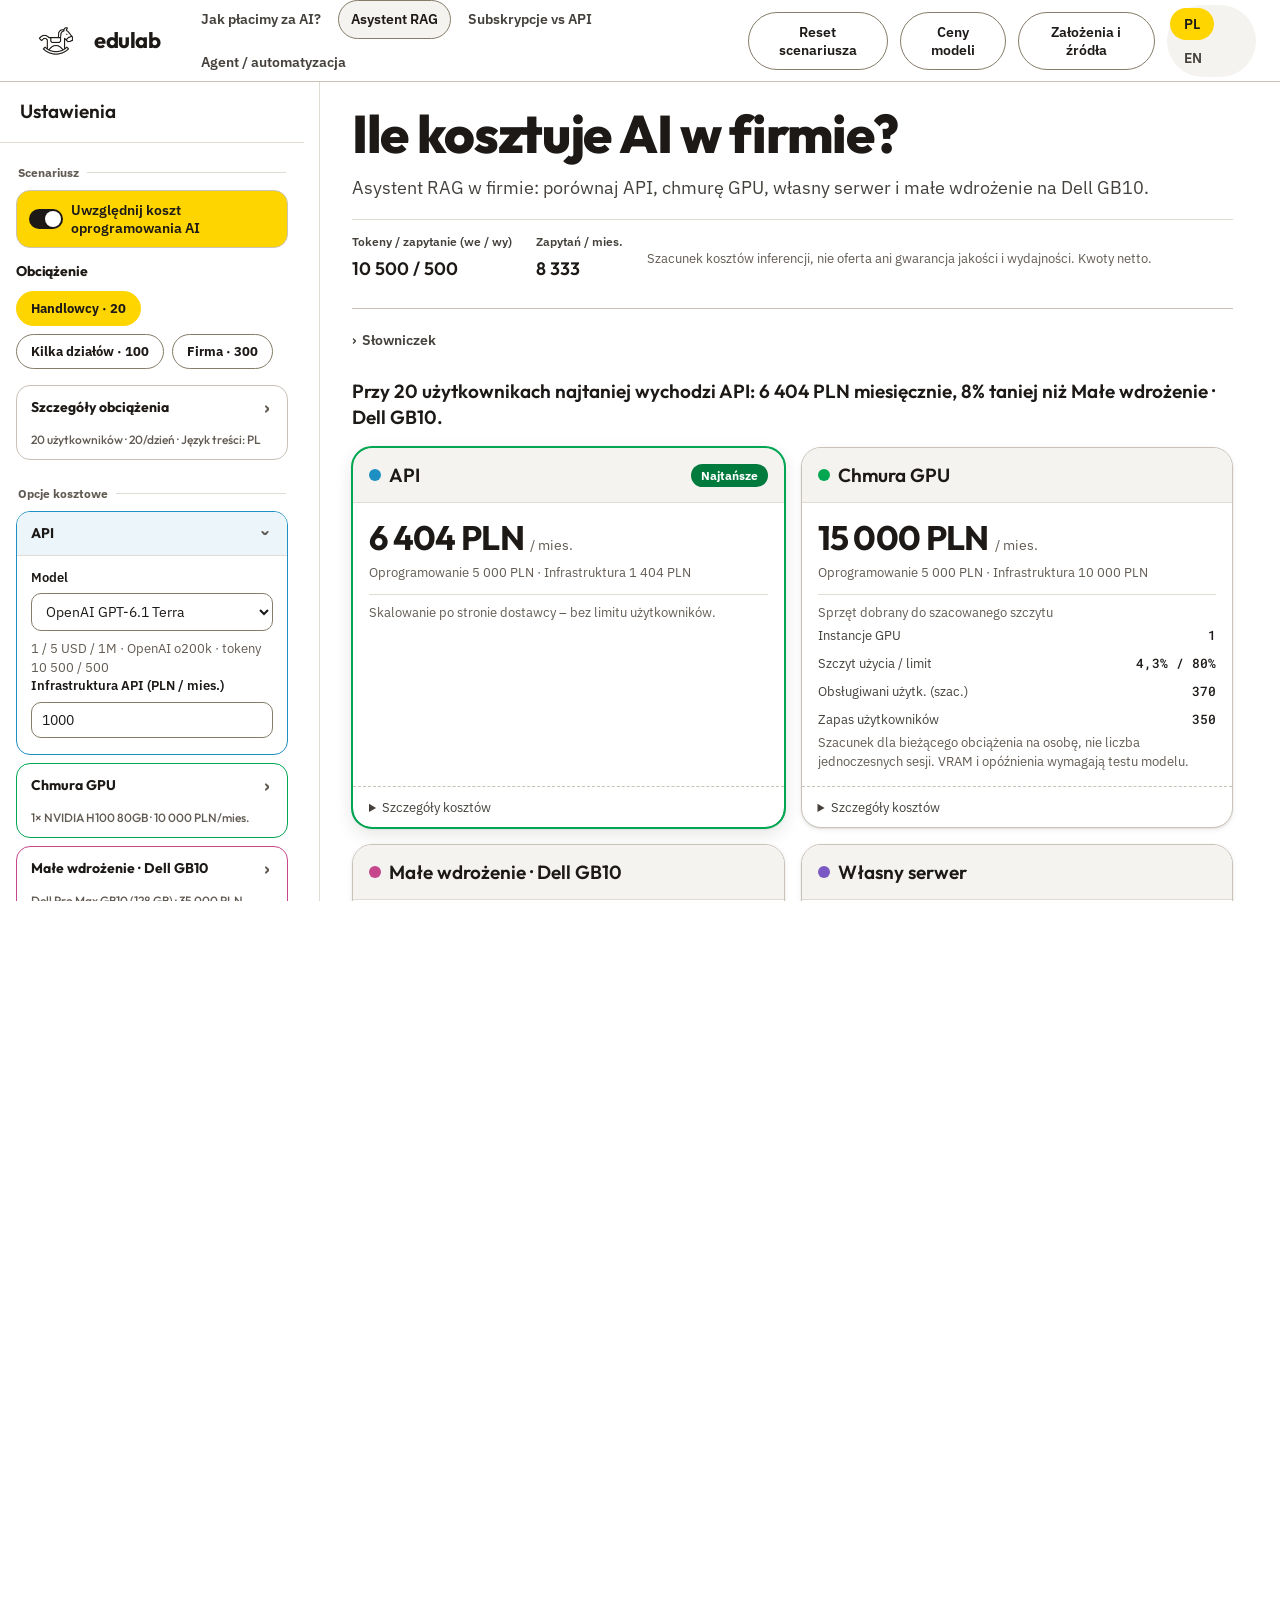
<file: index.html>
<!doctype html>
<html lang="pl">
<head>
<meta charset="utf-8">
<meta name="viewport" content="width=device-width, initial-scale=1">
<link rel="icon" type="image/png" sizes="256x256" href="assets/favicon.png">
<title>Kalkulator kosztów AI – API, chmura, własny serwer</title>
<link rel="preconnect" href="https://fonts.googleapis.com">
<link rel="preconnect" href="https://fonts.gstatic.com" crossorigin>
<link rel="stylesheet" href="https://fonts.googleapis.com/css2?family=Outfit:wght@400;500;600;700;800&family=IBM+Plex+Sans:wght@400;500;600;700&family=Roboto+Mono:wght@400;500&display=swap">
<link rel="stylesheet" href="sub/prices.css">
<style>
/* ============================================================
   edulab – Colors & Type foundation
   Fonts loaded from Google Fonts (CDN). See README "Visual
   Foundations" for substitution notes.
   ============================================================ */


:root {
  /* ---- Brand fonts ---- */
  --font-display: 'Outfit', 'IBM Plex Sans', system-ui, sans-serif;
  --font-sans:    'IBM Plex Sans', system-ui, -apple-system, sans-serif;
  --font-mono:    'Roboto Mono', ui-monospace, 'SF Mono', Menlo, monospace;

  /* ============================================================
     RAW COLOR TOKENS
     ============================================================ */

  /* Paper – page background is white; the sand steps are wells/alternating sections */
  --paper:    #FFFFFF;   /* page background (white)    */
  --paper-2:  #F5F3F0;   /* alternating section        */
  --paper-3:  #EAE6E0;   /* deepest sand / wells       */
  --surface:  #FFFFFF;   /* cards & sheets             */

  /* Ink – warm near-black text & lines */
  --ink:      #1C1917;   /* primary text               */
  --ink-2:    #44403C;   /* secondary text             */
  --ink-3:    #625B53;   /* muted / placeholder        */
  --line:     #E0DBD3;   /* hairline borders           */
  --line-2:   #C9C2B7; --line-strong: #857C69; /* control borders >= 3:1 */ --track: color-mix(in srgb, var(--ink) 24%, transparent);   /* stronger borders           */

  /* ---- Brand: Yellow main · Blue + Green secondary · Red danger ----
     Plain saturated colours. A "-soft" tint IS the saturated colour
     (panels and chips are solid), "-ink" is the text colour ON it:
     white on blue/green/red, dark ink on yellow. Never colour-on-colour
     (no green text on green); the saturated colour itself goes only on
     white or black. */

  /* Yellow – primary (buttons, progress, values on dark panels) */
  --yellow:      #FFD500;
  --yellow-600:  #F0C800;  /* hover / press          */
  --yellow-soft: #FFD500;  /* chip / panel fill      */
  --yellow-ink:  #1C1917;  /* text on yellow         */

  /* Blue – secondary (panels, chips, correct / selected state) */
  --blue:      #1E8FC2;
  --blue-600:  #177AA8;
  --blue-soft: #177AA8;
  --blue-ink:  #FFFFFF;

  /* Green – secondary support (chips, success) */
  --green:      #00A651;
  --green-600:  #078342;
  --green-soft: #078342;
  --green-ink:  #FFFFFF;
  --success-chip: #007A3D; /* darker success chip for small white text */
  --success-chip-ink: #FFFFFF;

  /* Red – danger / important / wrong (use sparingly) */
  --red:      #E5322D;
  --red-600:  #C92823;
  --red-soft: #C92823;
  --red-ink:  #FFFFFF;

  /* Legacy role aliases – older edulab apps use these names */
  --marigold: var(--yellow); --marigold-600: var(--yellow-600); --marigold-soft: var(--yellow-soft); --marigold-ink: var(--yellow-ink);
  --teal:     var(--blue);   --teal-600:     var(--blue-600);   --teal-soft:     var(--blue-soft);   --teal-ink:     var(--blue-ink);
  --sky:      var(--green);                                     --sky-soft:      var(--green-soft);  --sky-ink:      var(--green-ink);
  --coral:    var(--red);    --coral-600:    var(--red-600);    --coral-soft:    var(--red-soft);    --coral-ink:    var(--red-ink);

  /* Play palette – subject/category colours in the kids app */
  --play-sun:    #FFD500;
  --play-grass:  #00A651;
  --play-berry:  #C6478B;
  --play-grape:  #7A5AC2;
  --play-sky:    #1E8FC2;
  --play-coral:  #E5322D;

  /* ---- Semantic ---- */
  --success:      #00A651;  --success-soft: #078342;  --success-ink: #FFFFFF;
  --warning:      #FFD500;  --warning-soft: #FFD500;  --warning-ink: #1C1917;
  --danger:       #E5322D;  --danger-soft:  #C92823;  --danger-ink:  #FFFFFF;
  --info:         #1E8FC2;  --info-soft:    #177AA8;  --info-ink:    #FFFFFF;

  /* ---- Functional aliases ---- */
  --bg:        var(--paper);
  --fg:        var(--ink);
  --fg-muted:  var(--ink-2);
  --primary:   var(--yellow);
  --on-primary:#1C1917;      /* dark text on yellow */
  --focus-ring: 0 0 0 2px var(--paper), 0 0 0 5px var(--ink);

  /* ============================================================
     COMPONENT TOKENS
     Keep component typography, alignment and translucent surfaces
     in one place so the page can be reskinned without selector edits.
     ============================================================ */
  --transparent: transparent;
  --header-bg: var(--paper);
  --dialog-backdrop: rgba(28, 25, 23, .45);
  --align-start: left;
  --align-center: center;
  --align-end: right;
  --font-code-size: .92em;
  --wordmark-size: 22px;
  --title-size: clamp(2.3rem, 5vw, 3.3rem);
  --lead-size: 1.15rem;
  --sidebar-width: 320px;
  --header-height: 81px;
  --tag-size: 12px;
  --label-size: 12px;
  --field-label-size: 13px;
  --pill-sm-size: 13px;
  --chevron-size: 18px;
  --small-size: 12.5px;
  --tiny-size: 12px;
  --body-tight-size: 15px;
  --stat-size: 20px;
  --total-size: 34px;
  --disclosure-size: 15px;
  --chart-tick-size: 11px;
  --chart-label-size: 12px;
  --chart-tick-align: end;
  --chart-x-align: middle;
  --line-height-body: 1.6;
  --line-height-note: 1.5;
  --line-height-tight: 1.45;

  /* ============================================================
     SPACING  (4pt base)
     ============================================================ */
  --sp-1: 4px;  --sp-2: 8px;  --sp-3: 12px; --sp-4: 16px;
  --sp-5: 20px; --sp-6: 24px; --sp-8: 32px; --sp-10: 40px;
  --sp-12: 48px; --sp-16: 64px; --sp-20: 80px; --sp-24: 96px;

  /* ---- Radii (friendly, generous) ---- */
  --r-xs: 6px; --r-sm: 10px; --r-md: 14px; --r-lg: 20px; --r-xl: 28px; --r-pill: 999px;

  /* ---- Elevation – warm, low, soft ---- */
  --shadow-sm: 0 1px 2px rgba(33,30,26,.10), 0 2px 6px rgba(33,30,26,.06);
  --shadow-md: 0 6px 18px rgba(33,30,26,.12), 0 1px 3px rgba(33,30,26,.08);
  --shadow-lg: 0 16px 40px rgba(33,30,26,.12), 0 3px 8px rgba(33,30,26,.06);
  --shadow-primary:  0 8px 22px color-mix(in srgb, var(--yellow) 30%, transparent);
  --shadow-marigold: var(--shadow-primary);   /* legacy alias */

  /* ============================================================
     TYPE SCALE (semantic sizes)
     ============================================================ */
  --display-font:  clamp(48px, 6vw, 72px);
  --h1: 44px; --h2: 33px; --h3: 25px; --h4: 19px;
  --body-lg: 18px; --body: 16px; --body-sm: 14px;
  --caption: 13px; --overline: 12px;
}

body.edu {
  background: var(--paper);
  color: var(--ink);
  font-family: var(--font-sans);
  line-height: var(--line-height-body);
}


/* ─── Layout ─── */
* { box-sizing: border-box; }
body { margin: 0; padding: 0; height: 100dvh; overflow: hidden; }
.edu-header { position: sticky; top: 0; z-index: 50; width: 100%; background: var(--header-bg);
  border-bottom: 1px solid var(--line-2); }
.edu-header-inner { height: var(--header-height); padding: 0 var(--sp-6); display: flex; align-items: center; gap: 12px; }
.edu-logo { width: 64px; height: 64px; display: block; margin-right: -6px; }
.edu-wordmark { font-family: var(--font-display); font-weight: 700; font-size: var(--wordmark-size); letter-spacing: -.02em; color: var(--ink); }
.header-spacer { flex: 1; }
.sub-nav { display: flex; flex-wrap: wrap; gap: 4px; min-width: 0; margin-left: var(--sp-4); }
.sub-nav a { font-family: var(--font-sans); font-weight: 600; font-size: var(--body-sm); color: var(--ink-2); text-decoration: none; padding: 7px 12px; border-radius: var(--r-pill); border: 1px solid var(--transparent); white-space: nowrap; transition: background-color .15s; }
.sub-nav a:hover { background: var(--paper-2); }
.sub-nav a[aria-current="page"] { color: var(--ink); background: var(--paper-2); border-color: var(--line-strong); }
.sub-nav a:focus-visible { outline: 3px solid var(--transparent); box-shadow: var(--focus-ring); }
main { display: grid; grid-template-columns: var(--sidebar-width) minmax(0, 1fr); height: calc(100dvh - var(--header-height)); }
.page-head { text-align: var(--align-start); margin-bottom: var(--sp-5); padding-bottom: var(--sp-6); border-bottom: 1px solid var(--line-2); }
.app-title { font-family: var(--font-display); font-weight: 800; font-size: var(--title-size);
  letter-spacing: -.025em; line-height: 1.05; color: var(--ink); margin: 0 0 var(--sp-3); }
.edu-lead { font-size: var(--lead-size); line-height: 1.6; color: var(--ink-2); margin: 0; }
section { margin-bottom: var(--sp-8); }
.sec-title { font-family: var(--font-display); font-weight: 600; font-size: var(--h3); color: var(--ink); margin: 0 0 var(--sp-4); letter-spacing: -.01em; }
.sec-note { color: var(--ink-2); font-size: var(--body-sm); margin: calc(-1 * var(--sp-2)) 0 var(--sp-4); }

/* ─── Controls ─── */
.edu-seg { display: inline-flex; flex-wrap: wrap; gap: 2px; padding: 3px; background: var(--paper-2); border-radius: var(--r-pill); }
.edu-seg button { border: none; background: var(--transparent); padding: 7px 14px; border-radius: var(--r-pill);
  font-family: var(--font-sans); font-weight: 600; font-size: var(--body-sm); color: var(--ink-2); cursor: pointer; transition: background-color .15s; }
.edu-seg button:hover { background: var(--paper-3); }
.edu-seg button.active { background: var(--yellow); color: var(--yellow-ink); }
.edu-seg button:focus-visible, .edu-btn:focus-visible, .ghost-btn:focus-visible, input:focus-visible, select:focus-visible, tr:focus-visible { outline: 3px solid transparent; box-shadow: var(--focus-ring); }
.toolbar { display: flex; flex-wrap: wrap; align-items: center; gap: var(--sp-3); margin-bottom: var(--sp-5); }
.toolbar .label { font-family: var(--font-mono); font-size: var(--overline); letter-spacing: .12em; text-transform: uppercase; color: var(--ink-3); }

.grid-3 { display: grid; grid-template-columns: repeat(3, 1fr); gap: 18px; }
.grid-3 > * { min-width: 0; }
.grid-4 { display: grid; grid-template-columns: repeat(4, 1fr); gap: 16px; }
.grid-4 > * { min-width: 0; }
.opt-stack { font-family: var(--font-sans); font-size: var(--small-size); letter-spacing: 0; color: var(--ink-3); margin: 6px 0 0; }
#app[data-state="invalid"] .opt-stack { display: none; }
.card { background: var(--surface); border: 1px solid var(--line-2); border-radius: var(--r-lg); box-shadow: var(--shadow-sm); padding: 22px 24px; }
/* Zoned card: stone head strip, white body, dashed foot */
.card.zoned { padding: 0; overflow: hidden; display: flex; flex-direction: column; }
.card.zoned > .card-head { margin: 0; padding: 14px 22px; background: var(--paper-2); border-bottom: 1px solid var(--line); }
.card.zoned > .card-head.stack { flex-direction: column; align-items: flex-start; gap: 2px; }
.card.zoned > .card-head.stack .chart-title, .card.zoned > .card-head.stack .chart-sub { margin: 0; }
.card-body { padding: 18px 22px; flex: 1; min-width: 0; }
.card-foot { padding: 4px 22px; border-top: 1px dashed var(--line-2); }
.card-head { display: flex; align-items: center; gap: var(--sp-3); margin-bottom: var(--sp-4); }
.card-head h3 { font-family: var(--font-display); font-weight: 600; font-size: var(--h4); margin: 0; color: var(--ink); }
.dot { width: 12px; height: 12px; border-radius: 50%; flex: none; }
.field { display: flex; flex-direction: column; justify-content: flex-end; gap: 5px; margin-bottom: var(--sp-3); }
.field label { font-family: var(--font-sans); font-weight: 600; font-size: var(--field-label-size); letter-spacing: 0; text-transform: none; color: var(--ink); }
.field input, .field select { font-family: var(--font-sans); font-size: var(--body); color: var(--ink); background: var(--surface);
  border: 1px solid var(--line-strong); border-radius: var(--r-sm); padding: 9px 12px; width: 100%; }
.field select { cursor: pointer; }
.field-row { display: grid; grid-template-columns: 1fr 1fr; gap: var(--sp-3); }
.hint { font-size: var(--small-size); color: var(--ink-3); margin: 0; line-height: var(--line-height-tight); }
.check { display: flex; gap: 8px; align-items: center; font-size: var(--body-sm); color: var(--ink-2); margin-bottom: var(--sp-3); cursor: pointer; }
.check input { accent-color: var(--yellow); width: 16px; height: 16px; }

.edu-btn { font-family: var(--font-display); font-weight: 600; font-size: var(--body-sm); background: var(--yellow); color: var(--on-primary);
  border: none; border-radius: var(--r-pill); padding: 10px 18px; cursor: pointer; transition: background-color .15s; }
.edu-btn:hover { background: var(--yellow-600); }
.ghost-btn { font-family: var(--font-sans); font-weight: 600; font-size: var(--body-sm); background: var(--transparent); color: var(--ink);
  border: 1px solid var(--line-strong); border-radius: var(--r-pill); padding: 10px 16px; cursor: pointer; transition: background-color .15s; }
.ghost-btn:hover { background: var(--paper-2); }

/* ─── Results ─── */
.edu-chip { font-family: var(--font-sans); font-weight: 700; font-size: var(--label-size); letter-spacing: 0; padding: 4px 10px; border-radius: var(--r-pill); white-space: nowrap; }
.chip-win { background: var(--success-chip); color: var(--success-chip-ink); }
.chip-warn { background: var(--red-soft); color: var(--red-ink); }
.chip-mini { background: var(--paper-3); color: var(--ink); }
.chip-standard { background: var(--blue-soft); color: var(--blue-ink); }
.chip-frontier { background: var(--ink); color: var(--paper); }
.chip-rec { background: var(--blue-soft); color: var(--blue-ink); }
.option.recommended { border-color: var(--blue); outline: 2px solid var(--blue); outline-offset: -1px; }
.opt-capacity { margin-top: var(--sp-3); padding-top: var(--sp-2); border-top: 1px solid var(--line); }
.opt-capacity .line { flex-wrap: wrap; font-size: var(--small-size); }
.opt-capacity .line b { white-space: normal; overflow-wrap: anywhere; }
#app[data-state="invalid"] .opt-capacity { display: none; }
.option.winner { border-color: var(--green); box-shadow: var(--shadow-md); outline: 2px solid var(--green); outline-offset: -1px; }
.two-col { display: grid; grid-template-columns: 1fr 1fr; gap: 18px; align-items: stretch; }

/* ─── Charts ─── */
.chart-card { padding: 20px 20px 14px; }
.chart-title { font-family: var(--font-display); font-weight: 600; font-size: var(--h4); margin: 0 0 4px; color: var(--ink); }
.chart-sub { font-size: var(--caption); color: var(--ink-3); margin: 0 0 var(--sp-3); }
.legend { display: flex; flex-wrap: wrap; gap: 14px; margin-bottom: 6px; font-size: var(--caption); color: var(--ink-2); }
.legend span { display: inline-flex; align-items: center; gap: 6px; }
.legend svg { display: block; }
.chart-wrap { position: relative; width: 100%; }
.chart-wrap svg { display: block; width: 100%; height: auto; overflow: visible; }
.tip { position: absolute; pointer-events: none; background: var(--surface); border: 1px solid var(--line); border-radius: var(--r-sm);
  box-shadow: var(--shadow-md); padding: 8px 10px; font-size: var(--small-size); color: var(--ink-2); min-width: 170px; z-index: 5; transition: opacity .1s; }
.tip .tip-head { font-family: var(--font-mono); font-size: var(--label-size); color: var(--ink-3); margin-bottom: 4px; }
.tip .row { display: flex; align-items: center; gap: 8px; padding: 1px 0; }
.tip .row b { color: var(--ink); font-weight: 600; font-family: var(--font-mono); margin-left: auto; padding-left: 10px; }
details.data-table { margin-top: 6px; font-size: var(--caption); color: var(--ink-2); }
details.data-table summary { cursor: pointer; color: var(--ink-3); font-family: var(--font-sans); font-weight: 600; font-size: var(--label-size); letter-spacing: 0; text-transform: none; }

/* ─── Model table ─── */
.table-wrap { overflow-x: auto; border: 1px solid var(--line-2); border-radius: var(--r-lg); background: var(--surface); }
table { width: 100%; border-collapse: collapse; font-size: var(--body-sm); }
th { font-family: var(--font-sans); font-weight: 600; font-size: var(--label-size); letter-spacing: 0; text-transform: none; color: var(--ink);
  text-align: var(--align-start); padding: 12px 14px; border-bottom: 1px solid var(--line-2); background: var(--paper-3); white-space: nowrap; }
td { padding: 10px 14px; border-bottom: 1px solid var(--line); color: var(--ink-2); white-space: nowrap; }
td.num, th.num { text-align: var(--align-end); font-family: var(--font-mono); font-variant-numeric: tabular-nums; }
td.num { color: var(--ink); }
tbody tr { cursor: pointer; transition: background-color .12s; }
tbody tr:nth-child(even) td { background: var(--paper-2); }
tbody tr:hover td { background: var(--paper-3); }
tbody tr.selected td { background: var(--yellow); color: var(--yellow-ink); }
tbody td:first-child { color: var(--ink); font-weight: 600; }
tbody tr:last-child td { border-bottom: none; }
td.name { color: var(--ink); font-weight: 600; }
.mini-table td, .mini-table th { padding: 6px 10px; }

.drop { border: 1.5px dashed var(--line-strong); border-radius: var(--r-md); padding: 12px 16px; display: flex; flex-wrap: wrap; align-items: center; gap: var(--sp-3); color: var(--ink-2); font-size: var(--body-sm); transition: background-color .15s; }
.drop.over { background: var(--paper-2); }
.drop .src { font-family: var(--font-mono); font-size: var(--tiny-size); color: var(--ink); }
footer.shortcuts { color: var(--ink-3); font-size: var(--small-size); text-align: var(--align-center); margin-top: var(--sp-8); }
.sr-only { position: absolute; width: 1px; height: 1px; overflow: hidden; clip: rect(0 0 0 0); white-space: nowrap; }

/* ─── Assumptions dialog ─── */
dialog.assump { border: none; border-radius: var(--r-xl); padding: 0; width: min(980px, calc(100% - 32px)); max-height: calc(100vh - 48px);
  background: var(--surface); color: var(--ink); box-shadow: var(--shadow-lg); }
dialog.assump::backdrop { background: var(--dialog-backdrop); }
dialog.assump[open] { animation: fadeIn .18s ease-out; }
@keyframes fadeIn { from { opacity: 0; transform: translateY(8px); } to { opacity: 1; transform: none; } }
.assump-head { position: sticky; top: 0; z-index: 2; background: var(--paper-2); border-bottom: 1px solid var(--line);
  display: flex; align-items: center; gap: var(--sp-3); padding: 18px 26px; }
.assump-head h2 { font-family: var(--font-display); font-weight: 700; font-size: var(--h3); margin: 0; flex: 1; letter-spacing: -.01em; }
.assump-body { padding: 8px 26px 26px; }
.assump-body > p { color: var(--ink-2); font-size: var(--body-sm); margin: 12px 0 4px; }
.assump-sec h3 { font-family: var(--font-display); font-weight: 600; font-size: var(--h4); margin: 22px 0 10px; }
.assump-table td { white-space: normal; vertical-align: top; }
button.link { background: none; border: 0; padding: 0; font: inherit; color: inherit; text-decoration: underline; cursor: pointer; font-weight: 700; }
.assump-table td.name { width: 22%; }
.assump-table td.val { width: 26%; font-family: var(--font-mono); font-size: var(--small-size); color: var(--ink); }
.assump-table td.note { color: var(--ink-2); line-height: var(--line-height-note); }
.assump-table tbody tr { cursor: default; }
.assump-table a { color: var(--blue-600); font-weight: 600; text-decoration: none; white-space: nowrap; }
.assump-table a:hover { text-decoration: underline; }
.csv-row { display: flex; flex-wrap: wrap; align-items: center; gap: var(--sp-3); }
.csv-row .drop { flex: 1 1 320px; }

/* Invalid input keeps the correction controls visible while pausing derived results. */
#validationStatus, #csvError {
  color: var(--red-ink);
  background: var(--red-soft);
  border-radius: var(--r-md);
  padding: var(--sp-3) var(--sp-4);
  margin: 0 0 var(--sp-4);
  font-size: var(--body-sm);
  line-height: var(--line-height-tight);
}
#app[data-state="invalid"] .opt-total,
#app[data-state="invalid"] .opt-lines,
#app[data-state="invalid"] #modelNote,
#app[data-state="invalid"] #bars,
#app[data-state="invalid"] #answers,
#app[data-state="invalid"] #chartTime,
#app[data-state="invalid"] #legendTime,
#app[data-state="invalid"] #tableTime { display: none; }
input[aria-invalid="true"], select[aria-invalid="true"] {
  border-color: var(--red);
  outline: 2px solid var(--red);
  outline-offset: 1px;
}
progress#fileProgress { accent-color: var(--yellow); }

@media (max-width: 768px) {
  .assump-table td.name, .assump-table td.val { width: auto; }
  .assump-head, .assump-body { padding-left: 16px; padding-right: 16px; }
  .edu-header-inner { padding: 6px 16px; }
  main { padding: 24px 16px 50px; }
  .grid-3, .grid-4, .two-col { grid-template-columns: 1fr; }
}

/* ─── v3: simplified layout ─── */
.sec-row { display: flex; flex-wrap: wrap; align-items: center; justify-content: space-between; gap: var(--sp-3); margin-bottom: var(--sp-4); }
.sec-row .sec-title { margin: 0; }
.fields-grid { display: grid; grid-template-columns: repeat(6, 1fr); gap: var(--sp-3); }
.workload-foot { display: flex; flex-wrap: wrap; align-items: flex-end; gap: var(--sp-6); margin-top: var(--sp-2); padding-top: var(--sp-4); border-top: 1px dashed var(--line); }
.seg-inline { margin: 0; }
.stat { display: flex; flex-direction: column; gap: 4px; }
.stat span { font-family: var(--font-sans); font-weight: 600; font-size: var(--label-size); letter-spacing: 0; text-transform: none; color: var(--ink-2); }
.stat b { font-family: var(--font-display); font-weight: 600; font-size: var(--stat-size); color: var(--ink); }
.option { display: flex; flex-direction: column; }
.option .card-head .chip-slot { margin-left: auto; }
.opt-total { display: flex; align-items: baseline; gap: 6px; }
.opt-total .big { min-width: 0; overflow-wrap: anywhere; font-family: var(--font-display); font-weight: 700; font-size: var(--total-size); letter-spacing: -.02em; color: var(--ink); line-height: 1.1; }
.opt-total .per { font-size: var(--body-sm); color: var(--ink-3); }
.opt-lines { margin: var(--sp-3) 0 var(--sp-4); background: var(--paper-2); border-radius: var(--r-md); padding: 10px 14px; }
.line { display: flex; justify-content: space-between; gap: var(--sp-3); padding: 6px 0; font-size: var(--body-sm); color: var(--ink-2); }
.line b { font-family: var(--font-mono); font-weight: 500; color: var(--ink); text-align: var(--align-end); white-space: nowrap; }
.line-total { border-top: 1px solid var(--line-2); margin-top: 2px; padding-top: 8px; color: var(--ink); font-weight: 600; }
.line-total b { font-weight: 700; }
.line-muted { font-size: var(--caption); }
.line-muted b { color: var(--ink-2); }
.line-total + .line-muted { border-top: 1px dashed var(--line-2); margin-top: 6px; padding-top: 8px; }
.warn-line { margin: 8px 0 2px; }
.opt-settings { min-width: 0; }
.bars { display: flex; flex-direction: column; gap: var(--sp-3); margin: var(--sp-3) 0 var(--sp-5); }
.bar-row { display: grid; grid-template-columns: minmax(90px, 34%) 1fr auto; align-items: center; gap: 10px; font-size: var(--body-sm); }
.bar-label { color: var(--ink-2); overflow: hidden; text-overflow: ellipsis; white-space: nowrap; }
.bar-track { height: 14px; }
.bar-fill { height: 100%; border-radius: 0 4px 4px 0; transition: width .25s ease-out; }
.bar-value { font-family: var(--font-mono); font-weight: 500; color: var(--ink); white-space: nowrap; }
.answers { list-style: none; margin: 0; padding: 0; }
.answers li { display: block; padding: 9px 0; border-top: 1px dashed var(--line); font-size: var(--body-sm); color: var(--ink-2); }
.answers li b { font-family: var(--font-display); font-weight: 600; color: var(--ink); text-align: var(--align-end); }
.answers li.hint { display: block; border-top: none; padding-top: var(--sp-2); font-size: var(--small-size); line-height: var(--line-height-tight); color: var(--ink-3); }
details.panel { background: var(--surface); border: 1px solid var(--line-2); border-radius: var(--r-lg); box-shadow: var(--shadow-sm); margin-bottom: var(--sp-4); overflow: hidden; }
details.panel > summary { cursor: pointer; list-style: none; padding: 16px 24px; font-family: var(--font-display); font-weight: 600; font-size: var(--h4); color: var(--ink); display: flex; align-items: center; gap: 10px; }
details.panel > summary::-webkit-details-marker { display: none; }
details.panel > summary::before { content: '›'; display: inline-grid; place-items: center; width: 18px; height: 18px; color: var(--ink-3); font-family: var(--font-sans); font-size: var(--chevron-size); line-height: 1; flex: none; transition: transform .15s; }
details.panel[open] > summary::before { transform: rotate(90deg); }
details.panel > :not(summary) { margin-left: 24px; margin-right: 24px; }
details.panel[open] { padding-bottom: 20px; }
/* ─── Ported from ilekosztuje (edulab tokens) ─── */
.field-help { font-size: var(--body-sm); color: var(--ink-3); margin: 2px 0 0; line-height: 1.35; }
.glossary-wrap { margin-bottom: var(--sp-5); }
.glossary-wrap > summary { cursor: pointer; list-style: none; font-weight: 600; color: var(--ink-2); font-size: var(--body-sm); margin-bottom: var(--sp-2); }
.glossary-wrap > summary::-webkit-details-marker { display: none; }
.glossary-wrap > summary::before { content: '›'; display: inline-block; margin-right: 6px; transition: transform .15s; }
.glossary-wrap[open] > summary::before { transform: rotate(90deg); }
.glossary { display: grid; grid-template-columns: repeat(auto-fit, minmax(220px, 1fr)); gap: var(--sp-3); margin: 0; }
.glossary dt { font-weight: 700; color: var(--ink); font-size: var(--body-sm); }
.glossary dd { margin: 2px 0 0; color: var(--ink-3); font-size: var(--body-sm); line-height: 1.4; }
.verdict { font-family: var(--font-display); font-size: var(--h4); font-weight: 600; color: var(--ink); margin: 0 0 var(--sp-4); line-height: 1.35; }
.answers li.key { color: var(--ink); font-weight: 600; font-size: var(--body); padding-left: 14px; position: relative; }
.answers li.key::before { content: ''; position: absolute; left: 0; top: 16px; width: 7px; height: 7px; border-radius: 50%; background: var(--yellow-600); }
button.link { background: none; border: 0; padding: 0; font: inherit; color: inherit; text-decoration: underline; cursor: pointer; font-weight: 700; }
.card.secondary, details.panel.secondary { box-shadow: none; background: var(--paper-2); }
.option .card-foot { margin-top: auto; }
.option[data-eligible="false"] { opacity: .75; border: 1.5px dashed var(--line-2); background: var(--paper-2); box-shadow: none; outline: none; }
.option[data-eligible="false"] .opt-total .big { color: var(--ink-3); font-size: calc(var(--total-size) * .7); }
.opt-capacity:empty { display: none; }
.bar-row[data-unavailable="true"] .bar-label { opacity: .7; }
.legend-unavailable { opacity: .7; }
#presets { display: flex; flex-wrap: wrap; gap: var(--sp-2); }
#presets button { font-family: var(--font-sans); font-weight: 700; font-size: var(--pill-sm-size); padding: 8px 14px; border-radius: var(--r-pill); border: 1.5px solid var(--line-strong); background: var(--surface); color: var(--ink); cursor: pointer; transition: background-color .2s, color .2s, border-color .2s; }
#presets button:hover { background: var(--paper-2); }
#presets button[aria-pressed="true"] { background: var(--yellow); border-color: var(--yellow); color: var(--yellow-ink); }
#presets button:focus-visible { box-shadow: var(--focus-ring); outline: none; }
/* sidebar structure */
.settings-group { margin-bottom: var(--sp-6); }
.group-title { font-family: var(--font-sans); font-weight: 700; font-size: var(--label-size); color: var(--ink-3); margin: 0 0 var(--sp-2); padding: 0 2px; display: flex; align-items: center; gap: 8px; }
.group-title::after { content: ''; flex: 1; height: 1px; background: var(--line); }
.settings-body .sec-row { display: flex; flex-wrap: wrap; align-items: center; gap: var(--sp-2) var(--sp-3); }
.settings-body .sec-row .sec-title { flex: 1 1 100%; font-size: var(--body-sm); font-weight: 700; color: var(--ink); margin-bottom: 0; }
.settings-body details.settings-section { border: 1px solid var(--line-2); border-radius: var(--r-md); background: var(--surface); margin-bottom: var(--sp-2); box-shadow: none; padding: 0; overflow: hidden; }
.settings-body details.settings-section > summary { padding: 10px 12px 10px 14px; font-size: var(--body-sm); font-weight: 700; display: flex; flex-wrap: wrap; align-items: center; gap: 10px; }
.settings-body details.settings-section > summary > span:first-child { order: 1; }
.settings-body details.settings-section > summary::before { order: 3; margin-left: auto; width: 16px; height: 16px; }
.settings-body details.settings-section > summary:hover { background: var(--paper-2); }
.settings-body details.settings-section[open] > summary { background: var(--paper-2); border-bottom: 1px solid var(--line); }
.settings-body details.settings-section[open] { padding-bottom: 0; }
.settings-body details.settings-section > :not(summary) { margin: var(--sp-3) 14px 0; }
.settings-body details.settings-section > :last-child:not(summary) { margin-bottom: var(--sp-4); }
.settings-body details.settings-section > summary .sum-meta { display: block; flex: 1 1 100%; order: 4; font-weight: 500; font-size: var(--tiny-size); color: var(--ink-3); margin: 2px 0 0; white-space: nowrap; overflow: hidden; text-overflow: ellipsis; }
.settings-body details.settings-section[open] > summary .sum-meta { display: none; }
.settings-body details[data-accent] { border: 1.5px solid var(--accent, var(--line-2)); }
.settings-body details[data-accent="api"] { --accent: var(--blue); }
.settings-body details[data-accent="cloud"] { --accent: var(--green); }
.settings-body details[data-accent="small"] { --accent: var(--play-berry); }
.settings-body details[data-accent="own"] { --accent: var(--play-grape); }
.settings-body details[data-accent][open] > summary { background: color-mix(in srgb, var(--accent) 9%, var(--surface)); }
.settings-body #workloadDetails { margin-top: var(--sp-3); }
.check-software { padding: 10px 12px; margin: 0 0 var(--sp-3); border: 1px solid var(--line-2); border-radius: var(--r-md); background: var(--yellow-soft); color: var(--yellow-ink); font-weight: 600; font-size: var(--body-sm); position: relative; }
.check-software > span:last-child { white-space: pre-line; line-height: 1.3; }
.check-software input { position: absolute; opacity: 0; width: 1px; height: 1px; }
.switch-track { flex: none; width: 34px; height: 20px; border-radius: 999px; background: var(--line-strong); position: relative; transition: background-color .2s; }
.switch-track::after { content: ''; position: absolute; top: 2px; left: 2px; width: 16px; height: 16px; border-radius: 50%; background: var(--surface); box-shadow: var(--shadow-sm); transition: transform .2s; }
.check-software input:checked + .switch-track { background: var(--ink); }
.check-software input:checked + .switch-track::after { transform: translateX(14px); }
.check-software input:focus-visible + .switch-track { box-shadow: var(--focus-ring); }
.assump-sec { padding: 18px 0 8px; border-top: 1px solid var(--line); margin-top: 10px; }
.assump-sec:first-of-type { border-top: 0; margin-top: 0; }
.assump-sec h3 { margin: 0 0 10px; }

.ticker { position: sticky; top: 0; z-index: 3; display: flex; flex-wrap: wrap; gap: var(--sp-2) var(--sp-4); background: var(--surface); border-bottom: 1px solid var(--line); padding: var(--sp-2) 0; margin: calc(-1 * var(--sp-6)) 0 var(--sp-4); font-size: var(--body-sm); color: var(--ink-3); }
.ticker[hidden] { display: none; }
.ticker span { display: inline-flex; align-items: center; gap: 6px; white-space: nowrap; }
.ticker span::before { content: ''; width: 8px; height: 8px; border-radius: 50%; background: var(--dot, var(--ink-3)); }
.ticker span[data-path="api"] { --dot: var(--blue); } .ticker span[data-path="cloud"] { --dot: var(--green); }
.ticker span[data-path="small"] { --dot: var(--play-berry); } .ticker span[data-path="own"] { --dot: var(--play-grape); }
.ticker b { font-family: var(--font-mono); font-weight: 500; color: var(--ink); }
td.src { white-space: nowrap; color: var(--ink-3); font-size: var(--small-size); }
td.src a { color: var(--blue); font-weight: 700; text-decoration: none; }
td.src a:hover { text-decoration: underline; }
.cross-list { display: flex; flex-wrap: wrap; gap: 4px 14px; margin: var(--sp-2) 0 0; font-size: var(--small-size); color: var(--ink-3); }
.cross-list .cross-lead { font-weight: 700; color: var(--ink); }
.cross-list .cross-item::before { content: ''; display: inline-block; width: 7px; height: 7px; border-radius: 50%; border: 2px solid var(--blue); margin-right: 5px; vertical-align: middle; }
details.panel:not(.settings-section) > summary { background: var(--paper-2); }
details.panel:not(.settings-section)[open] > summary { border-bottom: 1px solid var(--line); margin-bottom: var(--sp-4); }
.adv-grid { display: grid; grid-template-columns: repeat(4, 1fr); gap: var(--sp-6); }
.adv-grid h4 { font-family: var(--font-sans); font-weight: 700; font-size: var(--body-sm); letter-spacing: 0; text-transform: none; color: var(--ink-3); margin: 4px 0 var(--sp-3); }
@media (max-width: 1000px) { .fields-grid { grid-template-columns: repeat(3, 1fr); } .adv-grid { grid-template-columns: repeat(2, 1fr); } }
@media (max-width: 768px) { .fields-grid, .adv-grid { grid-template-columns: repeat(2, 1fr); } .bar-row { grid-template-columns: 1fr auto; } .bar-track { grid-column: 1 / -1; grid-row: 2; } }

/* ─── Settings sidebar and results workspace ─── */
#settingsPanel { min-height: 0; overflow-y: auto; overscroll-behavior: contain; border-right: 1px solid var(--line); background: var(--surface); scrollbar-gutter: stable; }
.settings-head { position: sticky; top: 0; z-index: 2; display: flex; align-items: center; justify-content: space-between; gap: var(--sp-2); padding: var(--sp-4) var(--sp-5); background: var(--surface); border-bottom: 1px solid var(--line); }
.settings-head h2 { margin: 0; font: 600 var(--h4)/var(--line-height-tight) var(--font-display); }
.settings-body { padding: var(--sp-5) var(--sp-4) var(--sp-8); }
.settings-body section { margin-bottom: var(--sp-5); }
.settings-body .card { padding: 0; border: 0; border-radius: 0; box-shadow: none; }
.settings-body .fields-grid { grid-template-columns: repeat(2, minmax(0, 1fr)); gap: var(--sp-2) var(--sp-3); }
.settings-body .field { min-width: 0; margin-bottom: var(--sp-2); }
.settings-body .field input, .settings-body .field select { font-size: var(--body-sm); padding: var(--sp-2) 10px; }
.settings-body .workload-foot { padding-top: var(--sp-3); }
.settings-body .edu-seg button { padding: 6px 10px; }
.settings-body .adv-grid { grid-template-columns: minmax(0, 1fr); gap: var(--sp-5); }
.settings-body .field-row { grid-template-columns: repeat(2, minmax(0, 1fr)); }
.settings-body .hint, .settings-body .src { overflow-wrap: anywhere; }
details.settings-section { border: 0; border-top: 1px solid var(--line); border-radius: 0; box-shadow: none; margin-bottom: 0; }
details.settings-section > summary { padding: var(--sp-4) 0; font-size: var(--body); }
details.settings-section > :not(summary) { margin-left: 0; margin-right: 0; }
details.settings-section[open] { padding-bottom: var(--sp-4); }
#scenarioStatus { flex-basis: 100%; }
.status-line { margin: var(--sp-2) 0 0; min-height: 1em; }
.status-line:empty { display: none; }
#resultsPanel { min-width: 0; min-height: 0; overflow-y: auto; overscroll-behavior: contain; padding: var(--sp-6) clamp(20px, 2.5vw, 40px) var(--sp-8); scrollbar-gutter: stable; }
.results-context { display: flex; align-items: center; flex-wrap: wrap; gap: var(--sp-2) var(--sp-6); margin-top: var(--sp-4); padding-top: var(--sp-3); border-top: 1px solid var(--line); }
.results-context .hint { flex: 1 1 200px; margin: 0; }
.results-context .stat b { font-size: var(--body-lg); }
#resultsPanel .sec-title { font-size: var(--h4); margin-bottom: var(--sp-3); }
#resultsPanel > section { margin-bottom: var(--sp-5); }
#options { gap: var(--sp-4); }
#options .card-body { padding: var(--sp-4); }
#options .card-foot { padding: 2px var(--sp-4); }
#options .card-head { flex-wrap: wrap; gap: var(--sp-2); padding: 12px var(--sp-4); }
#options .opt-total { flex-wrap: wrap; }
#options .opt-lines { margin-bottom: 0; padding: var(--sp-2) var(--sp-3); }
#options .line { padding: 4px 0; gap: var(--sp-2); }
#options .line b { white-space: normal; overflow-wrap: anywhere; }
.cost-breakdown { margin: 0; }
.cost-breakdown > summary { cursor: pointer; font-size: var(--small-size); color: var(--ink-2); padding: var(--sp-2) 0; }
#app[data-state="invalid"] .cost-breakdown { display: none; }
#resultsPanel .two-col { grid-template-columns: minmax(0, .9fr) minmax(0, 1.1fr); }
#settingsToggle, #settingsClose, #settingsBackdrop { display: none; }
summary:focus-visible, #resultsPanel:focus-visible { outline: 3px solid transparent; outline-offset: 2px; box-shadow: var(--focus-ring); }
@media (min-width: 769px) and (max-width: 1400px) {
  #options.grid-4 { grid-template-columns: repeat(2, 1fr); }
}
@media (min-width: 769px) and (max-width: 1200px) {
  :root { --sidebar-width: 290px; --total-size: 28px; }
  #resultsPanel .two-col { grid-template-columns: minmax(0, 1fr); }
  #options { gap: var(--sp-2); }
  #options .card-head, #options .card-body { padding-left: var(--sp-3); padding-right: var(--sp-3); }
  #options .card-head .chip-slot { margin-left: 0; }
}
@media (min-width: 769px) and (max-width: 1200px) {
  .edu-header .edu-wordmark { display: none; }
  .sub-nav { margin-left: 0; gap: 0; }
  .sub-nav a { font-size: var(--small-size); padding: 6px 9px; }
  .edu-header .ghost-btn, .edu-header .edu-seg { flex-shrink: 0; white-space: nowrap; }
}
@media (max-width: 768px) {
  :root { --total-size: 32px; }
  /* The header takes the height of its (wrapping) content; main fills the rest of the viewport. */
  body { display: flex; flex-direction: column; }
  .edu-header { flex: none; }
  main { display: block; padding: 0; flex: 1; min-height: 0; height: auto; }
  .edu-header-inner { height: auto; padding: var(--sp-2) var(--sp-3); gap: var(--sp-2); flex-wrap: wrap; align-content: center; }
  /* Second row: the nav is one horizontally scrollable strip, the language switch sits at its end. */
  /* The basis leaves room for the PL/EN switch only, so the strip never fits on the first row. */
  .sub-nav { order: 10; flex: 1 1 calc(100% - 96px); min-width: 0; margin: 0; gap: 2px; flex-wrap: nowrap; overflow-x: auto; scrollbar-width: thin; }
  .sub-nav a { font-size: var(--small-size); padding: 5px 9px; }
  .edu-header .edu-seg { order: 11; flex: none; flex-wrap: nowrap; }
  .edu-header .edu-logo { width: 48px; height: 48px; }
  .edu-header .edu-wordmark { display: none; }
  .edu-header .ghost-btn, .edu-header .edu-seg button { font-size: var(--small-size); padding: 8px 10px; }
  #settingsToggle, #settingsClose { display: inline-flex; }
  #scenarioReset { display: none; }
  #settingsToggle { background: var(--yellow); color: var(--yellow-ink); border-color: var(--yellow); }
  #settingsPanel { display: none; position: fixed; inset: 0 auto 0 0; z-index: 80; width: min(360px, calc(100% - 32px)); box-shadow: var(--shadow-lg); }
  #app[data-settings="open"] #settingsPanel { display: block; animation: fadeIn .18s ease-out; }
  #app[data-settings="open"] #settingsBackdrop:not([hidden]) { display: block; position: fixed; inset: 0; z-index: 70; width: 100%; height: 100%; padding: 0; border: 0; background: var(--dialog-backdrop); }
  #resultsPanel { height: 100%; padding: var(--sp-5) var(--sp-4) var(--sp-8); }
  #resultsPanel .two-col, #options { grid-template-columns: minmax(0, 1fr); }
  .results-context { gap: var(--sp-3); }
  .results-context .hint { flex-basis: 100%; }
}
@media (prefers-reduced-motion: reduce) { #app[data-settings="open"] #settingsPanel { animation: none; } }
</style>
</head>
<body class="edu">
<header class="edu-header"><div class="edu-header-inner">
  <img class="edu-logo" alt="edulab" src="[data-uri]">
  <span class="edu-wordmark">edulab</span>
  <nav class="sub-nav" aria-label="Kalkulatory">
    <a href="jak-placimy.html" data-nav="pay" data-t="navPay"></a>
    <a href="index.html" data-nav="rag" data-t="navRag" aria-current="page"></a>
    <a href="seats.html" data-nav="seats" data-t="navSeats"></a>
    <a href="agent.html" data-nav="agent" data-t="navAgent"></a>
  </nav>
  <span class="header-spacer"></span>
  <button type="button" class="ghost-btn" id="settingsToggle" aria-controls="settingsPanel" aria-expanded="false" data-t="settingsTitle"></button>
  <button type="button" class="ghost-btn" id="scenarioReset" data-t="scenarioReset"></button>
  <button type="button" class="ghost-btn" id="pricesBtn" data-t="ppBtn"></button>
  <button type="button" class="ghost-btn js-assump" data-t="assumpBtn"></button>
  <div class="edu-seg" role="group" aria-label="Język / Language">
    <button type="button" data-lang="pl">PL</button>
    <button type="button" data-lang="en">EN</button>
  </div>
</div></header>

<main id="app" data-state="loading" data-settings="closed">
  <button type="button" id="settingsBackdrop" tabindex="-1" aria-label="Close settings" hidden></button>
  <aside id="settingsPanel" aria-labelledby="settingsTitle">
    <div class="settings-head">
      <h2 id="settingsTitle" data-t="settingsTitle"></h2>
      <button type="button" class="ghost-btn" id="settingsClose" data-t="settingsDone"></button>
    </div>
    <div class="settings-body">
      <div class="settings-group" data-group="scenario">
      <h3 class="group-title" data-t="groupScenario"></h3>
      <label class="check check-software"><input type="checkbox" id="softwareOn"><span class="switch-track" aria-hidden="true"></span><span data-t="softwareOn"></span></label>
      <section>
    <div class="sec-row">
      <h2 class="sec-title" id="workloadTitle" data-t="secWorkload"></h2>
      <div class="presets" id="presets" role="group" aria-labelledby="workloadTitle"></div>
      <p id="scenarioStatus" class="hint status-line" role="status" aria-live="polite"></p>
    </div>
    <details class="panel settings-section" id="workloadDetails">
    <summary><span data-t="workloadDetails"></span><span class="sum-meta" data-meta="workloadDetails"></span></summary>
    <div class="card">
      <div class="fields-grid">
        <div class="field"><label for="users" data-t="users"></label><input id="users" type="number" min="1" step="1"></div>
        <div class="field"><label for="reqPerDay" data-t="reqPerDay"></label><input id="reqPerDay" type="number" min="0" step="1"></div>
        <div class="field"><label for="chunks" data-t="chunks"></label><input id="chunks" type="number" min="0" step="1"></div>
        <div class="field"><label for="chunkTok" data-t="chunkTok"></label><input id="chunkTok" type="number" min="0" step="100"></div>
        <div class="field"><label for="promptTok" data-t="promptTok"></label><input id="promptTok" type="number" min="0" step="100"></div>
        <div class="field"><label for="outTok" data-t="outTok"></label><input id="outTok" type="number" min="0" step="50"></div>
      </div>
      <div class="workload-foot">
        <div class="field seg-inline"><label id="docLangLabel" data-t="docLang"></label>
          <div class="edu-seg" role="group" aria-labelledby="docLangLabel">
            <button type="button" data-doclang="pl" data-t="langPl"></button>
            <button type="button" data-doclang="en" data-t="langEn"></button>
          </div>
        </div>
      </div>
    </div>
    </details>
  </section>
      </div>
      <div class="settings-group" data-group="options">
      <h3 class="group-title" data-t="groupOptions"></h3>
      <details class="panel settings-section" id="apiSettings" data-accent="api" open>
        <summary><span data-t="apiPath"></span><span class="sum-meta" data-meta="apiSettings"></span></summary>
        <div class="opt-settings">
          <div class="field"><label for="model" data-t="model"></label><select id="model"></select></div>
          <p class="hint" id="modelNote"></p>
          <div class="field"><label for="apiOps" data-t="apiOps"></label><input id="apiOps" type="number" min="0" step="100"></div>
        </div>
      </details>
      <details class="panel settings-section" id="cloudSettings" data-accent="cloud">
        <summary><span data-t="cloudPath"></span><span class="sum-meta" data-meta="cloudSettings"></span></summary>
        <div class="opt-settings">
          <div class="field"><label for="cloudGpu" data-t="gpu"></label><input id="cloudGpu" type="text"></div>
          <div class="field"><label for="cloudPrice" data-t="cloudPrice"></label><input id="cloudPrice" type="number" min="0" step="500"></div>
          <div class="field"><label for="cloudOps" data-t="cloudOps"></label><input id="cloudOps" type="number" min="0" step="100"></div>
          <div class="field"><label id="cloudModeLabel" data-t="cloudMode"></label>
            <div class="edu-seg" role="group" aria-labelledby="cloudModeLabel">
              <button type="button" data-cloudmode="247" data-t="mode247"></button>
              <button type="button" data-cloudmode="work" data-t="modeWork"></button>
            </div>
          </div>
        </div>
      </details>
      <details class="panel settings-section" id="smallSettings" data-accent="small">
        <summary><span data-t="smallPath"></span><span class="sum-meta" data-meta="smallSettings"></span></summary>
        <div class="opt-settings">
          <div class="field"><label for="smallGpu" data-t="smallGpu"></label><input id="smallGpu" type="text"></div>
          <div class="field-row">
            <div class="field"><label for="smallCapex" data-t="capex"></label><input id="smallCapex" type="number" min="0" step="1000"></div>
            <div class="field"><label for="smallAmort" data-t="amort"></label><input id="smallAmort" type="number" min="1" step="6"></div>
          </div>
          <div class="field-row">
            <div class="field"><label for="smallOps" data-t="ops"></label><input id="smallOps" type="number" min="0" step="100"></div>
            <div class="field"><label for="smallMaxUsers" data-t="smallMaxUsers"></label><input id="smallMaxUsers" type="number" min="1" step="1"></div>
          </div>
          <div class="field"><label for="smallRecommendFrom" data-t="smallRecommendFrom"></label><input id="smallRecommendFrom" type="number" min="1" step="1"></div>
        </div>
      </details>
      <details class="panel settings-section" id="ownSettings" data-accent="own">
        <summary><span data-t="ownPath"></span><span class="sum-meta" data-meta="ownSettings"></span></summary>
        <div class="opt-settings">
          <div class="field"><label for="ownGpu" data-t="gpu"></label><input id="ownGpu" type="text"></div>
          <div class="field-row">
            <div class="field"><label for="ownCapex" data-t="capex"></label><input id="ownCapex" type="number" min="0" step="10000"></div>
            <div class="field"><label for="ownAmort" data-t="amort"></label><input id="ownAmort" type="number" min="1" step="6"></div>
          </div>
          <div class="field-row">
            <div class="field"><label for="ownOps" data-t="ops"></label><input id="ownOps" type="number" min="0" step="100"></div>
            <div class="field"><label for="kwh" data-t="kwh"></label><input id="kwh" type="number" min="0" step="0.05"></div>
          </div>
        </div>
      </details>
      </div>
      <div class="settings-group" data-group="more">
      <h3 class="group-title" data-t="groupMore"></h3>
      <details class="panel settings-section" id="softwareSettings">
        <summary><span data-t="softwareTitle"></span><span class="sum-meta" data-meta="softwareSettings"></span></summary>
        <div class="opt-settings">
          <p class="hint" data-t="softwareHint"></p>
          <div class="field-row">
            <div class="field"><label for="softApi" data-t="softApi"></label><input id="softApi" type="number" min="0" step="500"></div>
            <div class="field"><label for="softCloud" data-t="softCloud"></label><input id="softCloud" type="number" min="0" step="500"></div>
          </div>
          <div class="field-row">
            <div class="field"><label for="softLicense" data-t="softLicense"></label><input id="softLicense" type="number" min="0" step="10000"></div>
            <div class="field"><label for="softSupport" data-t="softSupport"></label><input id="softSupport" type="number" min="0" step="1000"></div>
          </div>
          <div class="field"><label for="softAmort" data-t="softAmort"></label><input id="softAmort" type="number" min="1" step="6"></div>
        </div>
      </details>
      <details class="panel settings-section" id="advancedPanel">
    <summary><span data-t="secAdvanced"></span><span class="sum-meta" data-meta="advancedPanel"></span></summary>
    <div class="adv-grid">
      <div>
        <h4 data-t="advApi"></h4>
        <div class="field"><label for="fx" data-t="fx"></label><input id="fx" type="number" min="0.1" step="0.01"></div>
        <label class="check"><input type="checkbox" id="thinking"><span data-t="thinking"></span></label>
        <div class="field"><label for="thinkMult" data-t="thinkMult"></label><input id="thinkMult" type="number" min="1" step="0.5"></div>
        <label class="check"><input type="checkbox" id="offPeak"><span data-t="offPeak"></span></label>
      </div>
      <div>
        <h4 data-t="advTime"></h4>
        <div class="field-row">
          <div class="field"><label for="workDays" data-t="workDays"></label><input id="workDays" type="number" min="1" max="365" step="1"></div>
          <div class="field"><label for="workHours" data-t="workHours"></label><input id="workHours" type="number" min="1" max="24" step="1"></div>
        </div>
        <div class="field-row">
          <div class="field"><label for="peak" data-t="peak"></label><input id="peak" type="number" min="1" step="0.5"></div>
          <div class="field"><label for="horizon" data-t="horizon"></label><input id="horizon" type="number" min="6" max="120" step="6"></div>
        </div>
        <div class="field"><label for="ownPower" data-t="power"></label><input id="ownPower" type="number" min="0" step="50"></div>
        <div class="field"><label for="ownReplace" data-t="ownReplace"></label><input id="ownReplace" type="number" min="1" max="240" step="1"></div>
        <div class="field"><label for="smallPower" data-t="smallPower"></label><input id="smallPower" type="number" min="0" step="10"></div>
        <div class="field"><label for="smallReplace" data-t="smallReplace"></label><input id="smallReplace" type="number" min="1" max="240" step="1"></div>
      </div>
      <div>
        <h4 data-t="advGpu"></h4>
        <div class="field"><label for="maxUtilization" data-t="maxUtilization"></label><input id="maxUtilization" type="number" min="1" max="100" step="1"></div>
        <p class="hint" data-t="capacityHint"></p>
        <div class="field-row">
          <div class="field"><label for="cloudPrefill" data-t="cloudPrefill"></label><input id="cloudPrefill" type="number" min="1" step="500"></div>
          <div class="field"><label for="cloudDecode" data-t="cloudDecode"></label><input id="cloudDecode" type="number" min="1" step="100"></div>
        </div>
        <div class="field-row">
          <div class="field"><label for="ownPrefill" data-t="ownPrefill"></label><input id="ownPrefill" type="number" min="1" step="500"></div>
          <div class="field"><label for="ownDecode" data-t="ownDecode"></label><input id="ownDecode" type="number" min="1" step="100"></div>
        </div>
        <div class="field-row">
          <div class="field"><label for="smallPrefill" data-t="smallPrefill"></label><input id="smallPrefill" type="number" min="1" step="100"></div>
          <div class="field"><label for="smallDecode" data-t="smallDecode"></label><input id="smallDecode" type="number" min="1" step="10"></div>
        </div>
      </div>
      <div>
        <h4 data-t="csvTitle"></h4>
        <div class="drop" id="drop"><span data-t="csvSource"></span> <span class="src" id="csvSrc"></span></div>
        <div class="csv-row" style="margin-top:var(--sp-3)">
          <button class="ghost-btn" type="button" id="csvBtn" data-t="csvLoad"></button>
          <input type="file" id="csvFile" accept=".csv,text/csv" hidden>
          <progress id="fileProgress" hidden aria-label="Import" max="1"></progress>
          <button class="ghost-btn" id="csvReset" type="button" data-t="csvReset"></button>
          <button class="ghost-btn" id="csvTemplate" type="button" data-t="csvTemplate"></button>
          <button class="ghost-btn" id="priceUpdate" type="button" data-t="ppUpdateBtn"></button>
        </div>
        <p class="hint" id="priceStatusLine"></p>
        <p class="hint" data-t="csvHelp"></p>
        <p id="csvError" role="alert" hidden></p>
      </div>
    </div>
  </details>
      </div>
    </div>
  </aside>
  <div id="resultsPanel" aria-labelledby="appTitle" tabindex="-1">
    <div id="ticker" class="ticker" hidden aria-hidden="true">
      <span data-path="api"></span><span data-path="cloud"></span><span data-path="small"></span><span data-path="own"></span>
    </div>
    <div class="page-head">
    <h1 id="appTitle" class="app-title" data-t="title"></h1>
    <p class="edu-lead" data-t="dashboardLead"></p>
    <div class="results-context">
      <div class="stat"><span data-t="kvTokens"></span><b id="kvTokens"></b></div>
      <div class="stat"><span data-t="kvReqMonth"></span><b id="kvReqMonth"></b></div>
      <p class="hint" data-t="estimateNotice"></p>
    </div>
  </div>
    <p id="validationStatus" role="alert" hidden></p>
    <details class="glossary-wrap" id="glossaryWrap">
      <summary data-t="glossaryTitle"></summary>
      <dl class="glossary" id="glossary">
        <div><dt data-t="glossaryRagTerm"></dt><dd data-t="glossaryRag"></dd></div>
        <div><dt data-t="glossaryGb10Term"></dt><dd data-t="glossaryGb10"></dd></div>
        <div><dt data-t="glossaryTokensTerm"></dt><dd data-t="glossaryTokens"></dd></div>
        <div><dt data-t="glossaryPeakTerm"></dt><dd data-t="glossaryPeak"></dd></div>
        <div><dt data-t="glossaryHeadroomTerm"></dt><dd data-t="glossaryHeadroom"></dd></div>
      </dl>
    </details>
    <section>
    <p id="verdict" class="verdict"></p>
    <div class="grid-4" id="options">
      <div class="card option zoned" id="optApi" data-path="api">
        <div class="card-head"><span class="dot" style="background:var(--blue)"></span><h3 data-t="apiPath"></h3><span class="chip-slot"></span></div>
        <div class="card-body">
        <div class="opt-total"><span class="big"></span><span class="per" data-t="monthly"></span></div>
        <p class="opt-stack"></p>
        <p class="hint opt-note" hidden></p>
        <div class="opt-capacity"></div>
        </div>
        <div class="card-foot"><details class="cost-breakdown"><summary data-t="costBreakdown"></summary><div class="opt-lines"></div></details></div>
      </div>
      <div class="card option zoned" id="optCloud" data-path="cloud">
        <div class="card-head"><span class="dot" style="background:var(--green)"></span><h3 data-t="cloudPath"></h3><span class="chip-slot"></span></div>
        <div class="card-body">
        <div class="opt-total"><span class="big"></span><span class="per" data-t="monthly"></span></div>
        <p class="opt-stack"></p>
        <p class="hint opt-note" hidden></p>
        <div class="opt-capacity"></div>
        </div>
        <div class="card-foot"><details class="cost-breakdown"><summary data-t="costBreakdown"></summary><div class="opt-lines"></div></details></div>
      </div>
      <div class="card option zoned" id="optSmall" data-path="small">
        <div class="card-head"><span class="dot" style="background:var(--play-berry)"></span><h3 data-t="smallPath"></h3><span class="chip-slot"></span></div>
        <div class="card-body">
        <div class="opt-total"><span class="big"></span><span class="per" data-t="monthly"></span></div>
        <p class="opt-stack"></p>
        <p class="hint opt-note" hidden></p>
        <div class="opt-capacity"></div>
        </div>
        <div class="card-foot"><details class="cost-breakdown"><summary data-t="costBreakdown"></summary><div class="opt-lines"></div></details></div>
      </div>
      <div class="card option zoned" id="optOwn" data-path="own">
        <div class="card-head"><span class="dot" style="background:var(--play-grape)"></span><h3 data-t="ownPath"></h3><span class="chip-slot"></span></div>
        <div class="card-body">
        <div class="opt-total"><span class="big"></span><span class="per" data-t="monthly"></span></div>
        <p class="opt-stack"></p>
        <p class="hint opt-note" hidden></p>
        <div class="opt-capacity"></div>
        </div>
        <div class="card-foot"><details class="cost-breakdown"><summary data-t="costBreakdown"></summary><div class="opt-lines"></div></details></div>
      </div>
    </div>
  </section>
    <section class="two-col">
    <div class="card zoned secondary">
      <div class="card-head stack">
        <h3 class="chart-title" data-t="summaryTitle"></h3>
        <p class="chart-sub" data-t="summarySub"></p>
      </div>
      <div class="card-body">
      <div id="bars" class="bars"></div>
      <ul id="answers" class="answers"></ul>
      </div>
    </div>
    <div class="card chart-card zoned secondary">
      <div class="card-head stack">
        <h3 class="chart-title" data-t="chartTime"></h3>
        <p class="chart-sub" data-t="chartTimeSub"></p>
      </div>
      <div class="card-body">
      <div class="legend" id="legendTime"></div>
      <div class="chart-wrap" id="chartTime"></div>
      <p class="cross-list" id="crossList"></p>
      <details class="data-table"><summary data-t="showData"></summary><div class="table-wrap" id="tableTime"></div></details>
      </div>
    </div>
  </section>
    <details class="panel secondary" id="modelsPanel">
    <summary><span data-t="secModels"></span></summary>
    <p class="sec-note" data-t="modelsNote"></p>
    <div class="table-wrap">
      <table id="modelTable">
        <thead><tr>
          <th data-t="thModel"></th><th class="num" data-t="thTok"></th><th class="num" data-t="thIn"></th><th class="num" data-t="thOut"></th>
          <th class="num" data-t="thReq"></th><th class="num" data-t="thMonth"></th><th data-t="thVs"></th><th data-t="thChecked"></th>
        </tr></thead>
        <tbody></tbody>
      </table>
    </div>
  </details>
    <details class="panel" id="checksPanel">
    <summary data-t="checksTitle"></summary>
    <button class="ghost-btn" id="runChecks" type="button" data-t="runChecks"></button>
    <p id="checksStatus" role="status"></p>
    <ul id="checksResults"></ul>
  </details>
    <footer class="shortcuts" data-t="shortcuts"></footer>
    <div class="sr-only" aria-live="polite" id="live"></div>
  </div>
  <dialog class="assump" id="assumptions" aria-labelledby="assumpTitle">
    <div class="assump-head">
      <h2 id="assumpTitle" data-t="assumpTitle"></h2>
      <button type="button" class="ghost-btn" id="assumpClose" data-t="close"></button>
    </div>
    <div class="assump-body">
      <p data-t="assumpLead"></p>
      <div id="assumpBody"></div>
    </div>
  </dialog>
</main>

<script id="csvData" type="text/csv">﻿nazwa,cena_wejscie_per_1M_USD,cena_wyjscie_per_1M_USD,okno_kontekstu,klasa,uwaga,id,family,max_output,always_thinks,tier_above,tier_input,tier_output,offpeak_input,offpeak_output,checked_at,source,openrouter_id
OpenAI GPT-6 Luna,0.1,0.5,1050000,mini,"Cena twórcy, stawka standardowa bez cache i Batch.",gpt-6-luna,openai,128000,false,,,,,,2026-11-06,https://developers.openai.com/api/docs/pricing,openai/gpt-6-luna
OpenAI GPT-6.1 Terra,1,5,1050000,mini,"Cena twórcy, stawka standardowa bez cache i Batch.",gpt-6.1-terra,openai,128000,false,,,,,,2026-11-06,https://developers.openai.com/api/docs/pricing,openai/gpt-6.1-terra
OpenAI GPT-6.1 Sol,2,10,1050000,frontier,"Cena twórcy, stawka standardowa bez cache i Batch.",gpt-6.1-sol,openai,128000,false,,,,,,2026-11-06,https://developers.openai.com/api/docs/pricing,openai/gpt-6.1-sol
OpenAI GPT-6 Astra,10,50,1050000,frontier,"Cena twórcy, stawka standardowa bez cache i Batch.",gpt-6-astra,openai,128000,true,,,,,,2026-11-06,https://developers.openai.com/api/docs/pricing,openai/gpt-6-astra
Anthropic Claude Haiku 5.5,0.1,0.5,1000000,mini,"Cena twórcy; powyżej 100 000 tokenów promptu 0,50 / 2,50 USD.",claude-haiku-5-5,claudeNew,128000,false,100000,0.5,2.5,,,2026-11-06,https://platform.claude.com/docs/en/about-claude/pricing,anthropic/claude-haiku-5.5
Anthropic Claude Sonnet 5.5,2,10,1000000,standard,"Cena twórcy, stawka standardowa bez cache i Batch.",claude-sonnet-5-5,claudeNew,128000,false,,,,,,2026-11-06,https://platform.claude.com/docs/en/about-claude/pricing,anthropic/claude-sonnet-5.5
Anthropic Claude Opus 5.5,4,20,1000000,frontier,"Cena twórcy, stawka standardowa bez cache i Batch.",claude-opus-5-5,claudeNew,128000,false,,,,,,2026-11-06,https://platform.claude.com/docs/en/about-claude/pricing,anthropic/claude-opus-5.5
Anthropic Claude Fable 5.1,10,50,1000000,frontier,"Cena twórcy, stawka standardowa bez cache i Batch.",claude-fable-5-1,claudeNew,128000,true,,,,,,2026-11-06,https://platform.claude.com/docs/en/about-claude/pricing,anthropic/claude-fable-5.1
DeepSeek V4.1 Flash,0.3,1.2,1048576,mini,"Cena twórcy, stawka standardowa bez cache i Batch.",deepseek-flash,deepseek,393216,false,,,,0.15,0.6,2026-11-06,https://api-docs.deepseek.com/quick_start/pricing/,deepseek/deepseek-v4.1-flash-1017
DeepSeek V4 Pro 0813,1.32,3.96,1048576,frontier,"Cena twórcy, stawka standardowa bez cache i Batch.",deepseek-v4-pro,deepseek,393216,false,,,,0.66,1.98,2026-11-06,https://api-docs.deepseek.com/quick_start/pricing/,deepseek/deepseek-v4-pro-0813
Google Gemini 3.8 Flash,0.75,3.75,1048576,mini,"Cena promocyjna do 31.12.2026, od 1.01.2027 1,50 / 7,50 USD.",gemini-3.8-flash,gemini,65536,false,,,,,,2026-11-06,https://ai.google.dev/gemini-api/docs/pricing,google/gemini-3.8-flash
</script>
<script src="sub/prices.js"></script>
<script src="sub/prices-ui.js"></script>
<script>
// ─── Constants ───
const CURRENCY = 'PLN';
const COLORS = {};
const CHART_TYPE = {};
const HOURS_MONTH = 730;
// Token conversion assumptions are explicit so pricing and capability metadata stay independent.
const TOK_PER_WORD = {
  openai:    { pl: 2.32, en: 1.37, label: 'OpenAI o200k' },
  deepseek:  { pl: 2.41, en: 1.38, label: 'DeepSeek V3' },
  qwen:      { pl: 2.61, en: 1.46, label: 'Qwen3' },
  claude:    { pl: 2.32, en: 1.37, label: 'Claude ≤4.6' },
  claudeNew: { pl: 3.02, en: 1.78, label: 'Claude 4.7+ (+30%)' },
  // Measured 2026-11-06: Gemini 3.8 Flash countTokens vs o200k on the same PL/EN UI copy (977 / 1159 words), scaled to the openai factors.
  gemini:    { pl: 2.24, en: 1.46, label: 'Gemini 3.8 Flash' },
};
const BASE_FAMILY = 'openai';      // workload tokens are entered as OpenAI o200k tokens of Polish text
const SELF_HOSTED_FAMILY = 'qwen';
const EN_WORD_FACTOR = 502 / 443;  // the same text in English has 13% more words
const PRESETS = {
  S1: { users: 20, reqPerDay: 20 },
  S2: { users: 100, reqPerDay: 20 },
  S3: { users: 300, reqPerDay: 20 },
};
const PRESET_FIELDS = Object.keys(PRESETS.S1);
const FIELD_HELP = { users: 'help_users', chunks: 'help_chunks', chunkTok: 'help_chunkTok', peak: 'help_peak', maxUtilization: 'help_maxUtilization', smallMaxUsers: 'help_smallMaxUsers', softApi: 'help_softApi', softLicense: 'help_softLicense' };
const SMALL_BASELINE = 1147.3262222222222; // Dell GB10 at scenario S1: 35 000 / 36 + 240 W × 24 h × 30.4 d × 1 PLN/kWh
const DEFAULTS = {
  ...PRESETS.S1, chunks: 5, chunkTok: 2000, promptTok: 500, outTok: 500, docLang: 'pl', workDays: 250, workHours: 8,
  model: 'OpenAI GPT-6.1 Terra', apiOps: 1000, fx: 3.73, offPeak: false, thinking: false, softwareOn: true, thinkMult: 3,
  cloudGpu: '1× NVIDIA H100 80GB', cloudPrice: 10000, cloudOps: 0, cloudMode: '247', cloudPrefill: 10000, cloudDecode: 1500,
  ownGpu: '1× RTX PRO 6000 96GB', ownCapex: 250000, ownAmort: 36, ownReplace: 36, ownOps: 0, ownPower: 900, kwh: 1.0, ownPrefill: 10000, ownDecode: 1500,
  smallGpu: 'Dell Pro Max GB10 (128 GB)', smallCapex: 35000, smallAmort: 36, smallReplace: 36, smallOps: 0, smallPower: 240, smallPrefill: 3000, smallDecode: 250, smallMaxUsers: 100, smallRecommendFrom: 50,
  peak: 2, horizon: 36, maxUtilization: 80,
  softApi: 5000, softCloud: 5000, softLicense: 150000, softSupport: 20000, softAmort: 36,
};
const FIELD_SCHEMA = {
  users:       { min: 1,     max: 20000,    integer: true },
  reqPerDay:   { min: 0,     max: 10000,    integer: true },
  chunks:      { min: 0,     max: 100,      integer: true },
  chunkTok:    { min: 0,     max: 1000000,  integer: true },
  promptTok:   { min: 0,     max: 1000000,  integer: true },
  outTok:      { min: 0,     max: 1000000,  integer: true },
  workDays:    { min: 1,     max: 365,      integer: true },
  workHours:   { min: 1,     max: 24,       integer: true },
  apiOps:      { min: 0,     max: 100000000, integer: false },
  fx:          { min: 0.1,   max: 100,      integer: false },
  thinkMult:   { min: 1,     max: 20,       integer: false },
  cloudPrice:  { min: 0,     max: 100000000, integer: false },
  cloudOps:    { min: 0,     max: 100000000, integer: false },
  cloudPrefill:{ min: 1,     max: 100000000, integer: false },
  cloudDecode: { min: 1,     max: 100000000, integer: false },
  ownCapex:    { min: 0,     max: 100000000, integer: true },
  ownAmort:    { min: 1,     max: 240,      integer: true },
  ownReplace:  { min: 1,     max: 240,      integer: true },
  ownOps:      { min: 0,     max: 100000000, integer: false },
  ownPower:    { min: 0,     max: 1000000,   integer: true },
  kwh:         { min: 0,     max: 100,      integer: false },
  ownPrefill:  { min: 1,     max: 100000000, integer: false },
  ownDecode:   { min: 1,     max: 100000000, integer: false },
  smallCapex:  { min: 0,     max: 100000000, integer: true },
  smallAmort:  { min: 1,     max: 240,      integer: true },
  smallReplace:{ min: 1,     max: 240,      integer: true },
  smallOps:    { min: 0,     max: 100000000, integer: false },
  smallPower:  { min: 0,     max: 1000000,   integer: true },
  smallPrefill:{ min: 1,     max: 100000000, integer: false },
  smallDecode: { min: 1,     max: 100000000, integer: false },
  smallMaxUsers:{ min: 1,    max: 20000,    integer: true },
  smallRecommendFrom:{ min: 1, max: 20000,  integer: true },
  peak:        { min: 1,     max: 100,      integer: false },
  maxUtilization: { min: 1,  max: 100,      integer: true },
  horizon:     { min: 6,     max: 120,      integer: true },
  softApi:     { min: 0,     max: 100000000, integer: false },
  softCloud:   { min: 0,     max: 100000000, integer: false },
  softLicense: { min: 0,     max: 100000000, integer: false },
  softSupport: { min: 0,     max: 100000000, integer: false },
  softAmort:   { min: 1,     max: 240,      integer: true },
};
const NUM_FIELDS = Object.keys(FIELD_SCHEMA);
const TEXT_FIELDS = ['cloudGpu','ownGpu','smallGpu'];
const LS_LANG = 'edulab-token-cost-lang';
const SOURCES = {
  openai: 'https://developers.openai.com/api/docs/pricing',
  anthropic: 'https://platform.claude.com/docs/en/about-claude/pricing',
  deepseek: 'https://api-docs.deepseek.com/quick_start/pricing/',
  nbp: 'https://rss.nbp.pl/kursy/TabRss.aspx?n=2026%2Fa%2F26a177',
  h100: 'https://getdeploying.com/gpus/nvidia-h100',
  pro6000: 'https://www.tomshardware.com/pc-components/gpus/nvidia-doubles-rtx-pro-6000-blackwells-msrp-to-a-staggering-usd16-000-96gb-card-started-pre-orders-below-usd8-000-last-year',
  bench: 'https://www.databasemart.com/blog/vllm-gpu-benchmark-pro6000',
  bench2: 'https://www.spheron.network/blog/rent-nvidia-rtx-pro-6000/',
  power: 'https://onmedia.com.pl/cena-pradu-dla-firm-czerwiec-2026/',
  rag: 'https://www.premai.io/blog/rag-chunking-strategies-the-2026-benchmark-guide/',
  bielik: 'https://arxiv.org/html/2410.18565v1',
  gb10: 'https://www.nvidia.com/en-us/products/workstations/dgx-spark/',
};

const T = {
  pl: {
    crossLead: 'Przecięcia kosztów:',
    groupScenario: 'Scenariusz', groupOptions: 'Opcje kosztowe', groupMore: 'Więcej', metaOff: 'wyłączone', metaPerDay: '/dzień',
    crossAt: 'm. {m}',
    apiCapacity: 'Skalowanie po stronie dostawcy – bez limitu użytkowników.', changeUsers: 'Zmień liczbę użytkowników',
    yes: 'tak', no: 'nie',
        softwareOn: 'Uwzględnij koszt\noprogramowania AI', softwareOff: 'bez oprogramowania',
    help_users: 'Osoby, które będą zadawać pytania asystentowi.',
    help_chunks: 'RAG dokleja do pytania fragmenty Twoich dokumentów. Tyle fragmentów trafia do jednego zapytania.',
    help_chunkTok: 'Długość jednego fragmentu. 2000 tokenów to ok. 1500 słów.',
    help_peak: 'Ile razy ruch w najgorętszej godzinie przekracza średnią. Decyduje o liczbie GPU.',
    help_maxUtilization: 'Sprzęt liczymy tak, by w szczycie nie był obciążony powyżej tego procentu.',
    help_smallMaxUsers: 'Powyżej tej liczby osób jedna stacja Dell GB10 nie wystarcza – opcja jest oznaczana jako niedostępna.',
    help_softApi: 'Abonament oprogramowania RAG (warstwa oprogramowania) przy API i chmurze. Wyłącz go przełącznikiem u góry.',
    help_softLicense: 'Jednorazowa licencja oprogramowania RAG przy własnym sprzęcie, rozłożona na miesiące amortyzacji.',
    glossaryTitle: 'Słowniczek',
    glossaryRagTerm: 'RAG', glossaryRag: 'Asystent, który przed odpowiedzią wyszukuje fragmenty Twoich dokumentów i dokleja je do pytania. Dlatego każde zapytanie jest dłuższe niż samo pytanie.',
    glossaryGb10Term: 'Dell GB10', glossaryGb10: 'Mała stacja robocza z GPU (Dell Pro Max GB10, 128 GB) do uruchomienia modelu u siebie, bez serwerowni.',
    glossaryTokensTerm: 'Tokeny', glossaryTokens: 'Jednostka rozliczeniowa modeli: ok. 0,75 słowa po angielsku, mniej po polsku. Płacisz za tokeny wejścia i wyjścia.',
    glossaryPeakTerm: 'Szczyt użycia / limit', glossaryPeak: 'Obciążenie sprzętu w najgorętszej godzinie wobec limitu, powyżej którego nie chcemy go używać.',
    glossaryHeadroomTerm: 'Zapas użytkowników', glossaryHeadroom: 'Ile osób można jeszcze dodać, zanim sprzęt przekroczy ten limit.',
    navTag: 'Kalkulator kosztów AI', heroTag: 'RAG · inferencja',
    title: 'Ile kosztuje AI w firmie?',
    lead: 'Asystent RAG odpowiada na podstawie firmowych dokumentów. Porównaj miesięczny koszt czterech opcji: płatne API modelu, GPU w chmurze, własny serwer i małe wdrożenie na Dell GB10.',
    assumpBtn: 'Założenia i źródła', assumpTitle: 'Założenia kalkulatora', close: 'Zamknij',
    assumpLead: 'Źródła stawek zewnętrznych sprawdzone 14.09.2026. Domyślne obciążenie, parametry GPU i sprzętu są edytowalne i ilustracyjne. Koszty netto, bez VAT.',
    thAssump: 'Założenie', thValue: 'Wartość', thSource: 'Uzasadnienie i źródło',
    secWorkload: 'Obciążenie', presetS1: 'Handlowcy · 20', presetS2: 'Kilka działów · 100', presetS3: 'Firma · 300',
    users: 'Użytkownicy', reqPerDay: 'Zapytań / osobę / dzień', chunks: 'Fragmenty RAG', chunkTok: 'Tokeny / fragment',
    promptTok: 'Instrukcje + pytanie (tok.)', outTok: 'Odpowiedź (tok.)',
    docLang: 'Język treści', langPl: 'Polski', langEn: 'Angielski',
    kvTokens: 'Tokeny / zapytanie (we / wy)', kvReqMonth: 'Zapytań / mies.',
    secOptions: 'Cztery opcje – koszt miesięczny',
    apiPath: 'API', cloudPath: 'Chmura GPU', ownPath: 'Własny serwer', smallPath: 'Małe wdrożenie · Dell GB10', monthly: '/ mies.',
    model: 'Model', gpu: 'GPU', cloudPrice: 'Cena GPU / mies. bez obsługi (PLN)', cloudMode: 'Czas pracy GPU', mode247: '24/7', modeWork: 'Godziny pracy',
    capex: 'Zakup (PLN)', amort: 'Amortyzacja (mies.)', ops: 'Stała obsługa / mies. (PLN)', kwh: 'Prąd netto PLN / kWh',
    lInput: 'Tokeny wejścia', lOutput: 'Tokeny wyjścia', lGpu: 'GPU bez obsługi', lAmort: 'Amortyzacja zakupu', lEnergy: 'Prąd netto', lOps: 'Obsługa',
    lYear: 'Rocznie', lFirstYear: 'Pierwszy rok (z zakupem)', lPerReq: 'Za zapytanie', lUtil: 'Wykorzystanie GPU',
    cheapest: 'Najtańsze', recommended: 'Rekomendowane', tierNote: 'Prompt powyżej {k}K tokenów: droższa stawka.', ctxOver: 'Prompt nie mieści się w oknie kontekstu modelu!',
    summaryTitle: 'Podsumowanie miesięczne', summarySub: 'Koszt każdej opcji przy bieżącym obciążeniu.',
    verdictText: 'Przy {users} {usersWord} najtaniej wychodzi {winner}: {monthly} miesięcznie, {pct} taniej niż {runnerUp}.',
    verdictSingle: 'Przy {users} {usersWord} do porównania zostaje tylko {winner}: {monthly} miesięcznie.',
    verdictTie: 'Przy {users} {usersWord} {winner} i {runnerUp} kosztują tyle samo: {monthly} miesięcznie.',
    verdictRecommended: 'Przy {users} {usersWord} najtaniej wychodzi {winner} ({monthly} miesięcznie), ale od {from} użytkowników rekomendujemy {recommended}: {recMonthly} miesięcznie.',
    aApiVsCloud: 'API jest tańsze od chmury GPU do ok. {n}.', aApiVsOwn: 'API jest tańsze od własnego serwera do ok. {n}.',
    aApiVsSmall: 'API jest tańsze od Dell GB10 do ok. {n}.', aPaybackSmall: 'Dell GB10 zwraca się wobec chmury po {n}.',
    aPayback: 'Własny serwer zwraca się wobec chmury po {n}.',
    aApiVsCloudNever: 'API nie jest tańsze od chmury GPU nawet przy 1 osobie.', aApiVsCloudAlways: 'API jest tańsze od chmury GPU co najmniej do 20 000 użytkowników.',
    aApiVsSmallNever: 'API nie jest tańsze od Dell GB10 nawet przy 1 osobie.', aApiVsSmallAlways: 'API jest tańsze od Dell GB10 co najmniej do 20 000 użytkowników.',
    aApiVsOwnNever: 'API nie jest tańsze od własnego serwera nawet przy 1 osobie.', aApiVsOwnAlways: 'API jest tańsze od własnego serwera co najmniej do 20 000 użytkowników.',
    aPaybackNever: 'Własny serwer nie zwraca się wobec chmury w ciągu 10 lat.', aPaybackSmallNever: 'Dell GB10 nie zwraca się wobec chmury w ciągu 10 lat.',
    aUnavailable: 'Dell GB10 jest niedostępny przy tej liczbie użytkowników.', aApiUnavailable: 'Wybrany model API nie obsłuży tego zapytania.',
    usersUnit: 'użytk.', monthsUnit: 'mies.', usersWord: 'użytkowników', monthsWord: 'miesiącach', usersOne: 'użytkowniku', usersMany: 'użytkownikach', monthsOne: 'miesiącu', monthsMany: 'miesiącach', never: 'nie w ciągu 10 lat', apiNever: 'nigdy (już 1 osoba)', apiAlways: 'co najmniej 20 000 użytkowników',
    chartTime: 'Koszt narastająco w czasie', chartTimeSub: 'Dell GB10 i własny serwer startują od ceny sprzętu i licencji oprogramowania. Co okres wymiany sprzętu doliczamy kolejny zakup sprzętu; licencja jest jednorazowa.',
    showData: 'Pokaż dane', monthLabel: 'Miesiąc',
    modelsNoteNoSoft: 'Kwoty miesięczne zawierają stałą infrastrukturę API, bez warstwy oprogramowania. Tokeny są szacowane dla rodziny tokenizera danego modelu.', chartTimeSubNoSoft: 'Dell GB10 i własny serwer startują od ceny sprzętu. Co okres wymiany sprzętu doliczamy kolejny zakup sprzętu.',
    secModels: 'Porównaj wszystkie modele API', modelsNote: 'Kwoty miesięczne zawierają oprogramowanie RAG jako SaaS i stałą infrastrukturę API. Tokeny są szacowane dla rodziny modelu, nie liczone uruchomieniem tokenizerów. Kliknij wiersz, aby wybrać model.',
    thModel: 'Model', thTok: 'Tokeny we / wy', thIn: 'We $/1M', thOut: 'Wy $/1M', thReq: 'Zapytanie', thMonth: 'Miesięcznie', thVs: 'Na tle GPU', thChecked: 'Sprawdzono', sourceLink: 'źródło',
    vsCheaper: 'tańsze niż każda opcja GPU', vsDearer: 'droższe niż każda opcja GPU', vsMid: 'pomiędzy',
    secAdvanced: 'Ustawienia zaawansowane', advApi: 'API', advTime: 'Czas i obciążenie', advGpu: 'Przepustowość GPU (tok/s)',
    fx: 'Kurs USD → PLN', thinking: 'Tryb myślenia (rozumowanie)', thinkMult: 'Mnożnik wyjścia przy myśleniu', offPeak: 'DeepSeek poza szczytem',
    workDays: 'Dni robocze / rok', workHours: 'Godziny pracy / dzień', peak: 'Mnożnik szczytu użycia', horizon: 'Horyzont wykresu (mies.)', power: 'Moc serwera (W)',
    cloudPrefill: 'Chmura: wejście', cloudDecode: 'Chmura: wyjście', ownPrefill: 'Serwer: wejście', ownDecode: 'Serwer: wyjście',
    csvTitle: 'Cennik modeli', csvSource: 'Źródło:', csvLoad: 'Wczytaj CSV', csvReset: 'Cennik wbudowany',
    csvBuiltIn: 'cennik_modeli_2026-09.csv (wbudowany)', csvError: 'Nie udało się odczytać CSV: brak wymaganych kolumn.',
    shortcuts: 'Skróty: 1–3 scenariusze · A założenia · L język · ↑/↓ na liście modeli',
    live: 'API {api}, chmura {cloud}, własny serwer {own}, Dell GB10 {small} miesięcznie.',
  },
  en: {
    crossLead: 'Cost crossings:',
    groupScenario: 'Scenario', groupOptions: 'Cost options', groupMore: 'More', metaOff: 'off', metaPerDay: '/day',
    crossAt: 'mo {m}',
    apiCapacity: 'Scales on the provider side – no user cap.', changeUsers: 'Change the number of users',
    yes: 'yes', no: 'no',
        softwareOn: 'Include\nAI software cost', softwareOff: 'software excluded',
    help_users: 'People who will ask the assistant questions.',
    help_chunks: 'RAG attaches excerpts of your documents to each question. This many excerpts go into one request.',
    help_chunkTok: 'Length of one excerpt. 2000 tokens is about 1500 words.',
    help_peak: 'How many times the busiest hour exceeds the average. Drives the number of GPUs.',
    help_maxUtilization: 'Hardware is sized so the peak never loads it above this percentage.',
    help_smallMaxUsers: 'Above this many people one Dell GB10 station is not enough – the option is marked unavailable.',
    help_softApi: 'oprogramowania RAG subscription (the software layer) with API and cloud. Switch it off with the toggle at the top.',
    help_softLicense: 'One-off oprogramowania RAG licence with your own hardware, spread over the amortisation months.',
    glossaryTitle: 'Glossary',
    glossaryRagTerm: 'RAG', glossaryRag: 'An assistant that looks up excerpts of your documents before answering and attaches them to the question. That is why every request is longer than the question itself.',
    glossaryGb10Term: 'Dell GB10', glossaryGb10: 'A small GPU workstation (Dell Pro Max GB10, 128 GB) for running the model on site, no server room needed.',
    glossaryTokensTerm: 'Tokens', glossaryTokens: 'The billing unit of language models: about 0.75 of an English word, less in Polish. You pay for input and output tokens.',
    glossaryPeakTerm: 'Peak / limit', glossaryPeak: 'Hardware load in the busiest hour against the limit above which we do not want to run it.',
    glossaryHeadroomTerm: 'User headroom', glossaryHeadroom: 'How many more people can be added before the hardware exceeds that limit.',
    navTag: 'AI cost calculator', heroTag: 'RAG · inference',
    title: 'What does AI cost a business?',
    lead: 'A RAG assistant answers from company documents. Compare the monthly cost of four options: a paid model API, a cloud GPU, your own server and a small deployment on a Dell GB10.',
    assumpBtn: 'Assumptions and sources', assumpTitle: 'Calculator assumptions', close: 'Close',
    assumpLead: 'External rate sources checked on 14 Sep 2026. Default workload, GPU and hardware values are editable illustrations. Net costs, excluding VAT.',
    thAssump: 'Assumption', thValue: 'Value', thSource: 'Rationale and source',
    secWorkload: 'Workload', presetS1: 'Sales · 20', presetS2: 'Several departments · 100', presetS3: 'Company · 300',
    users: 'Users', reqPerDay: 'Requests / person / day', chunks: 'RAG chunks', chunkTok: 'Tokens / chunk',
    promptTok: 'Instructions + question (tok.)', outTok: 'Answer (tok.)',
    docLang: 'Content language', langPl: 'Polish', langEn: 'English',
    kvTokens: 'Tokens / request (in / out)', kvReqMonth: 'Requests / month',
    secOptions: 'Four options – monthly cost',
    apiPath: 'API', cloudPath: 'Cloud GPU', ownPath: 'Own server', smallPath: 'Small deployment · Dell GB10', monthly: '/ month',
    model: 'Model', gpu: 'GPU', cloudPrice: 'GPU price / month excl. support (PLN)', cloudMode: 'GPU running time', mode247: '24/7', modeWork: 'Working hours',
    capex: 'Purchase (PLN)', amort: 'Depreciation (months)', ops: 'Fixed support / month (PLN)', kwh: 'Net power PLN / kWh',
    lInput: 'Input tokens', lOutput: 'Output tokens', lGpu: 'GPU excl. support', lAmort: 'Purchase depreciation', lEnergy: 'Net power', lOps: 'Support',
    lYear: 'Per year', lFirstYear: 'First year (with purchase)', lPerReq: 'Per request', lUtil: 'GPU utilisation',
    cheapest: 'Cheapest', recommended: 'Recommended', tierNote: 'Prompt above {k}K tokens: higher rate.', ctxOver: 'Prompt does not fit the model context window!',
    summaryTitle: 'Monthly summary', summarySub: 'Cost of each option at the current workload.',
    verdictText: 'With {users} {usersWord} the cheapest option is {winner}: {monthly} per month, {pct} less than {runnerUp}.',
    verdictSingle: 'With {users} {usersWord} only {winner} remains in the comparison: {monthly} per month.',
    verdictTie: 'With {users} {usersWord} {winner} and {runnerUp} cost the same: {monthly} per month.',
    verdictRecommended: 'With {users} {usersWord} the cheapest option is {winner} ({monthly} per month), but from {from} users we recommend {recommended}: {recMonthly} per month.',
    aApiVsCloud: 'API is cheaper than cloud GPU up to about {n}.', aApiVsOwn: 'API is cheaper than an own server up to about {n}.',
    aApiVsSmall: 'API is cheaper than Dell GB10 up to about {n}.', aPaybackSmall: 'Dell GB10 pays back against cloud after {n}.',
    aPayback: 'An own server pays back against cloud after {n}.',
    aApiVsCloudNever: 'API is not cheaper than cloud GPU even for 1 user.', aApiVsCloudAlways: 'API stays cheaper than cloud GPU up to at least 20,000 users.',
    aApiVsSmallNever: 'API is not cheaper than Dell GB10 even for 1 user.', aApiVsSmallAlways: 'API stays cheaper than Dell GB10 up to at least 20,000 users.',
    aApiVsOwnNever: 'API is not cheaper than an own server even for 1 user.', aApiVsOwnAlways: 'API stays cheaper than an own server up to at least 20,000 users.',
    aPaybackNever: 'An own server does not pay back against cloud within 10 years.', aPaybackSmallNever: 'Dell GB10 does not pay back against cloud within 10 years.',
    aUnavailable: 'Dell GB10 is unavailable at this number of users.', aApiUnavailable: 'The selected API model cannot serve this request.',
    usersUnit: 'users', monthsUnit: 'mo.', usersWord: 'users', monthsWord: 'months', usersOne: 'user', usersMany: 'users', monthsOne: 'month', monthsMany: 'months', never: 'not within 10 years', apiNever: 'never (even 1 user)', apiAlways: 'at least 20,000 users',
    chartTime: 'Cumulative cost over time', chartTimeSub: 'Dell GB10 and own server start at the hardware price plus the software licence. Hardware is bought again each replacement period; the licence is one-off.',
    showData: 'Show data', monthLabel: 'Month',
    modelsNoteNoSoft: 'Monthly amounts include the fixed API infrastructure, without the software layer. Tokens are estimated for the model family tokenizer.', chartTimeSubNoSoft: 'Dell GB10 and own server start at the hardware price. Hardware is bought again each replacement period.',
    secModels: 'Compare all API models', modelsNote: 'Monthly amounts include the RAG software as SaaS and the fixed API infrastructure. Tokens are estimated for the model family, not measured by running each tokenizer. Click a row to select the model.',
    thModel: 'Model', thTok: 'Tokens in / out', thIn: 'In $/1M', thOut: 'Out $/1M', thReq: 'Request', thMonth: 'Monthly', thVs: 'Vs GPU', thChecked: 'Checked', sourceLink: 'source',
    vsCheaper: 'cheaper than every GPU option', vsDearer: 'dearer than every GPU option', vsMid: 'in between',
    secAdvanced: 'Advanced settings', advApi: 'API', advTime: 'Time and load', advGpu: 'GPU throughput (tok/s)',
    fx: 'USD → PLN rate', thinking: 'Thinking mode (reasoning)', thinkMult: 'Output multiplier when thinking', offPeak: 'DeepSeek off-peak',
    workDays: 'Working days / year', workHours: 'Working hours / day', peak: 'Peak multiplier', horizon: 'Chart horizon (months)', power: 'Server power (W)',
    cloudPrefill: 'Cloud: input', cloudDecode: 'Cloud: output', ownPrefill: 'Server: input', ownDecode: 'Server: output',
    csvTitle: 'Model price list', csvSource: 'Source:', csvLoad: 'Load CSV', csvReset: 'Built-in list',
    csvBuiltIn: 'cennik_modeli_2026-09.csv (built-in)', csvError: 'Could not read the CSV: required columns missing.',
    shortcuts: 'Shortcuts: 1–3 scenarios · A assumptions · L language · ↑/↓ in the model list',
    live: 'API {api}, cloud {cloud}, own server {own}, Dell GB10 {small} per month.',
  },
};

Object.assign(T.pl, {
  maxUtilization: 'Maks. wykorzystanie sprzętu (%)',
  capacityHint: 'Domyślnie 80%: co najmniej 20% mocy obliczeniowej pozostaje w rezerwie przy szacowanym szczycie. Dodajemy całe instancje, serwery lub stacje GB10. Cena, moc i przepustowość dotyczą jednej skonfigurowanej jednostki.',
  capacitySized: 'Sprzęt dobrany do szacowanego szczytu', capacityIdle: 'Brak obciążenia tokenami',
  capacityNote: 'Szacunek dla bieżącego obciążenia na osobę, nie liczba jednoczesnych sesji. VRAM i opóźnienia wymagają testu modelu.',
  capacityUnitsCloud: 'Instancje GPU', capacityUnitsOwn: 'Serwery', capacityUnitsSmall: 'Stacje GB10',
  capacityUtilization: 'Szczyt użycia / limit', capacitySupported: 'Obsługiwani użytk. (szac.)', capacityRemaining: 'Zapas użytkowników', capacityNoLoad: 'Nie wyznaczono',
  dashboardLead: 'Asystent RAG w firmie: porównaj API, chmurę GPU, własny serwer i małe wdrożenie na Dell GB10.', costBreakdown: 'Szczegóły kosztów',
  workloadDetails: 'Szczegóły obciążenia', softwareTitle: 'Oprogramowanie RAG',
  softwareHint: 'Warstwa oprogramowania nad infrastrukturą. Przy API i chmurze oprogramowanie RAG działa jako SaaS (abonament miesięczny); przy Dell GB10 i własnym serwerze jest sprzedawana jako licencja z rocznym kontraktem wsparcia.',
  softApi: 'SaaS przy API (PLN / mies.)', softCloud: 'SaaS przy chmurze (PLN / mies.)', softLicense: 'Licencja przy sprzęcie (PLN)', softSupport: 'Kontrakt wsparcia (PLN / rok)', softAmort: 'Amortyzacja licencji (mies.)',
  apiOps: 'Infrastruktura API (PLN / mies.)', lApiInfra: 'Infrastruktura API', lSoftSaas: 'Oprogramowanie · SaaS', lSoftLicense: 'Oprogramowanie · licencja (amort.)', lSoftSupport: 'Oprogramowanie · wsparcie', lInfra: 'Infrastruktura', lSoftware: 'Oprogramowanie',
  smallGpu: 'Sprzęt', smallMaxUsers: 'Maks. użytkowników', smallRecommendFrom: 'Rekomenduj inną opcję od (użytk.)', smallRecommendNote: 'Od {n} użytkowników rekomendujemy kolejną najtańszą opcję zamiast Dell GB10.', smallTooMany: 'Opcja niedostępna: Dell GB10 obsługuje do {n} użytkowników.', smallPower: 'Moc Dell GB10 (W)', smallReplace: 'Dell GB10: wymiana co (mies.)', smallPrefill: 'Dell GB10: wejście', smallDecode: 'Dell GB10: wyjście',
  settingsTitle: 'Ustawienia', settingsDone: 'Pokaż wyniki', settingsClose: 'Zamknij ustawienia',
  estimateNotice: 'Szacunek kosztów inferencji, nie oferta ani gwarancja jakości i wydajności. Kwoty netto.',
  cloudOps: 'Stała obsługa chmury / mies. (PLN)', ownReplace: 'Wymiana sprzętu co (mies.)',
  scenarioReset: 'Reset scenariusza',
  navLabel: 'Kalkulatory', navPay: 'Jak płacimy za AI?', navRag: 'Asystent RAG', navSeats: 'Subskrypcje vs API', navAgent: 'Agent / automatyzacja',
  scenarioResetDone: 'Defaults restored.',
  invalidFieldsLead: 'Popraw pola:', resultsPaused: 'Wyniki wstrzymane.', invalidNumber: 'Podaj liczbę z zakresu {min}–{max}.', invalidInteger: 'Podaj liczbę całkowitą z zakresu {min}–{max}.',
  unavailable: 'Niedostępne', outputOver: 'Odpowiedź z rozumowaniem przekracza limit wyjścia modelu.',
  forcedThinking: 'Ten model zawsze używa rozumowania. Mnożnik jest szacunkiem.',
  firstCrossNote: 'Pokazano koniec pierwszego przedziału przewagi API (do 20 000 osób). Kolejne GPU mogą odwrócić porównanie ponownie. Zwrot oznacza pierwsze przecięcie kosztów gotówkowych, nie trwałą przewagę.',
  csvTemplate: 'Pobierz wzór CSV', csvHelp: 'Wymagany cennik ze strukturalnymi kolumnami. Pobierz wzór; limity: 100 modeli, 1 MB. Import zastępuje cały cennik.',
  csvLoadError: 'Cennik odrzucony: {error}. Poprzedni cennik zachowany.', fileError: 'Nie można odczytać pliku (maks. 1 MB).',
  checksTitle: 'Testy kalkulatora', runChecks: 'Uruchom testy', checksResult: 'Wynik: {passed}/{total}.',
  importBusy: 'Wczytywanie pliku…', csvLoaded: 'Cennik wczytany. Zapisz scenariusz, aby zachować zmiany.',
});
Object.assign(T.en, {
  maxUtilization: 'Maximum hardware utilization (%)',
  capacityHint: 'Default 80%: at least 20% of compute capacity stays in reserve at the estimated peak. We add complete instances, servers or GB10 units. Price, power and throughput describe one configured unit.',
  capacitySized: 'Sized for the estimated peak', capacityIdle: 'No token workload',
  capacityNote: 'Estimate at the current per-user workload, not simultaneous sessions. Model VRAM and latency need testing.',
  capacityUnitsCloud: 'GPU instances', capacityUnitsOwn: 'Servers', capacityUnitsSmall: 'GB10 units',
  capacityUtilization: 'Peak / ceiling', capacitySupported: 'Supported users (est.)', capacityRemaining: 'Additional users', capacityNoLoad: 'Not determined',
  dashboardLead: 'A company RAG assistant: compare API, cloud GPU, your own server and a small Dell GB10 deployment.', costBreakdown: 'Cost breakdown',
  workloadDetails: 'Workload details', softwareTitle: 'RAG software',
  softwareHint: 'The software layer above the infrastructure. With API and cloud, the RAG software runs as SaaS (monthly subscription); with Dell GB10 and own server it is sold as a licence with a yearly support contract.',
  softApi: 'SaaS with API (PLN / month)', softCloud: 'SaaS with cloud (PLN / month)', softLicense: 'Licence with hardware (PLN)', softSupport: 'Support contract (PLN / year)', softAmort: 'Licence depreciation (months)',
  apiOps: 'API infrastructure (PLN / month)', lApiInfra: 'API infrastructure', lSoftSaas: 'Software · SaaS', lSoftLicense: 'Software · licence (depr.)', lSoftSupport: 'Software · support', lInfra: 'Infrastructure', lSoftware: 'Software',
  smallGpu: 'Hardware', smallMaxUsers: 'Max users', smallRecommendFrom: 'Recommend another option from (users)', smallRecommendNote: 'From {n} users we recommend the next cheapest option instead of Dell GB10.', smallTooMany: 'Option unavailable: Dell GB10 supports up to {n} users.', smallPower: 'Dell GB10 power (W)', smallReplace: 'Dell GB10: replace every (months)', smallPrefill: 'Dell GB10: input', smallDecode: 'Dell GB10: output',
  settingsTitle: 'Settings', settingsDone: 'Show results', settingsClose: 'Close settings',
  estimateNotice: 'Inference cost estimate, not a quote or a quality/capacity guarantee. Net amounts.',
  cloudOps: 'Fixed cloud support / month (PLN)', ownReplace: 'Replace hardware every (months)',
  scenarioReset: 'Reset scenario',
  navLabel: 'Calculators', navPay: 'How we pay for AI', navRag: 'RAG assistant', navSeats: 'Seats vs API', navAgent: 'Agent / automation',
  scenarioResetDone: 'Settings reset. Price list retained.',
  invalidFieldsLead: 'Correct these fields:', resultsPaused: 'Results paused.', invalidNumber: 'Enter a number between {min} and {max}.', invalidInteger: 'Enter an integer between {min} and {max}.',
  unavailable: 'Unavailable', outputOver: 'Answer plus reasoning exceeds the model output limit.',
  forcedThinking: 'This model always reasons. The multiplier is an estimate.',
  firstCrossNote: 'Shows the end of the first interval favouring API (up to 20,000 users). Additional GPUs may reverse the comparison again. Payback means the first cash-cost crossing, not a permanent advantage.',
  csvTemplate: 'Download CSV template', csvHelp: 'Structured pricing columns required. Download the template; limits: 100 models, 1 MB. Import replaces the entire price list.',
  csvLoadError: 'Price list rejected: {error}. Previous list retained.', fileError: 'Could not read file (maximum 1 MB).',
  checksTitle: 'Calculator checks', runChecks: 'Run checks', checksResult: 'Result: {passed}/{total}.',
  importBusy: 'Reading file…', csvLoaded: 'Price list loaded. Save the scenario to retain changes.',
});

// ─── State ───
const state = { ...DEFAULTS, lang: 'pl', models: [], csvSource: null };
const App = { state, results: null, invalidFields: new Set(), fileBusy: false, fileRevision: 0, dirty: false, settingsOpen: false };

// ─── DOM refs ───
const $ = (id) => document.getElementById(id);
const appEl = $('app');
const modelSel = $('model');
const modelTbody = document.querySelector('#modelTable tbody');
const dropEl = $('drop');
const dialogEl = $('assumptions');
const settingsPanel = $('settingsPanel');
const resultsPanel = $('resultsPanel');
const settingsToggle = $('settingsToggle');
const headerEl = document.querySelector('.edu-header');
const mobileSettings = window.matchMedia('(max-width: 768px)');

// ─── Helpers ───
function t(key, vars) {
  let s = (T[state.lang] && T[state.lang][key]) ?? T.pl[key] ?? key;
  if (vars) for (const k in vars) s = s.replaceAll('{' + k + '}', vars[k]);
  return s;
}
const P = (pl, en) => state.lang === 'pl' ? pl : en;
const locale = () => state.lang === 'pl' ? 'pl-PL' : 'en-GB';
function fmtNum(v, d = 0) { return new Intl.NumberFormat(locale(), { minimumFractionDigits: d, maximumFractionDigits: d, useGrouping: 'always' }).format(v); }
function money(v, digits) { return fmtNum(v, digits ?? (Math.abs(v) < 10 ? 2 : 0)) + ' ' + CURRENCY; }
function moneyShort(v) {
  const a = Math.abs(v);
  if (a >= 1e6) return fmtNum(v / 1e6, 1) + ' mln';
  if (a >= 1e3) return fmtNum(v / 1e3, 0) + (state.lang === 'pl' ? ' tys.' : 'k');
  return fmtNum(v, 0);
}
function fmtTok(v) {
  if (v >= 1e9) return fmtNum(v / 1e9, 2) + (state.lang === 'pl' ? ' mld' : ' bn');
  if (v >= 1e6) return fmtNum(v / 1e6, 1) + (state.lang === 'pl' ? ' mln' : ' M');
  return fmtNum(Math.round(v));
}
const pct = (v) => fmtNum(v * 100, 0) + '%';
const pair = (a, b) => fmtTok(a) + ' / ' + fmtTok(b);
function el(tag, attrs = {}, text) {
  const n = document.createElement(tag);
  for (const k in attrs) n.setAttribute(k, attrs[k]);
  if (text != null) n.textContent = text;
  return n;
}
const SVG_NS = 'http://www.w3.org/2000/svg';
function svgEl(tag, attrs = {}) {
  const n = document.createElementNS(SVG_NS, tag);
  for (const k in attrs) n.setAttribute(k, attrs[k]);
  return n;
}

// CSV parser and validation helpers
const MAX_CSV_BYTES = 1024 * 1024;
const MAX_CSV_MODELS = 100;
const MAX_CSV_NUMBER = 1000000000;
const KNOWN_FAMILIES = Object.keys(TOK_PER_WORD);
const CSV_REQUIRED_COLUMNS = [
  'nazwa', 'cena_wejscie_per_1M_USD', 'cena_wyjscie_per_1M_USD', 'okno_kontekstu', 'klasa', 'uwaga',
  'id', 'family', 'max_output', 'always_thinks', 'tier_above', 'tier_input', 'tier_output',
  'offpeak_input', 'offpeak_output', 'checked_at', 'source',
];
const EXACT_NUMBER_RE = /^[+-]?(?:(?:\d+(?:\.\d*)?)|(?:\.\d+))(?:e[+-]?\d+)?$/i;

function utf8ByteLength(text) {
  let bytes = 0;
  for (const ch of text) {
    const cp = ch.codePointAt(0);
    bytes += cp <= 0x7f ? 1 : cp <= 0x7ff ? 2 : cp <= 0xffff ? 3 : 4;
  }
  return bytes;
}
function csvError(row, code, reason) {
  const err = new Error(`CSV row ${row}: ${code} (${reason})`);
  err.row = row;
  err.code = code;
  err.reason = reason;
  return err;
}

// Strict RFC-style CSV parser. Quotes may only start a field and must close before a delimiter.
function parseCsv(text) {
  if (typeof text !== 'string') throw csvError(1, 'type', 'CSV text must be a string');
  if (utf8ByteLength(text) > MAX_CSV_BYTES) throw csvError(0, 'file_size', 'CSV exceeds 1 MiB');
  text = text.replace(/^\uFEFF/, '');
  const rows = [];
  let row = [];
  let cur = '';
  let inQuotes = false;
  let afterQuote = false;
  let rowNo = 1;
  const finishField = () => {
    row.push(cur);
    cur = '';
    afterQuote = false;
  };
  const finishRow = () => {
    finishField();
    if (row.some((value) => value.trim() !== '')) rows.push(row);
    row = [];
    rowNo++;
  };

  for (let i = 0; i < text.length; i++) {
    const c = text[i];
    if (inQuotes) {
      if (c === '"' && text[i + 1] === '"') { cur += '"'; i++; }
      else if (c === '"') { inQuotes = false; afterQuote = true; }
      else cur += c;
      continue;
    }
    if (afterQuote) {
      if (c === ',') finishField();
      else if (c === '\r' || c === '\n') {
        if (c === '\r' && text[i + 1] === '\n') i++;
        finishRow();
      } else throw csvError(rowNo, 'malformed_quotes', 'characters after closing quote');
      continue;
    }
    if (c === '"') {
      if (cur !== '') throw csvError(rowNo, 'malformed_quotes', 'quote must start a field');
      inQuotes = true;
    } else if (c === ',') finishField();
    else if (c === '\r' || c === '\n') {
      if (c === '\r' && text[i + 1] === '\n') i++;
      finishRow();
    } else cur += c;
  }
  if (inQuotes) throw csvError(rowNo, 'malformed_quotes', 'unterminated quoted field');
  if (row.length || cur !== '' || afterQuote) finishRow();
  return rows;
}

function exactNumber(value) {
  if (typeof value === 'number') return Number.isFinite(value) ? value : NaN;
  if (typeof value !== 'string') return NaN;
  const raw = value.trim();
  if (!raw || !EXACT_NUMBER_RE.test(raw)) return NaN;
  const n = Number(raw);
  return Number.isFinite(n) ? n : NaN;
}
function numOf(value) { return exactNumber(value); }

function validateField(id, value) {
  const spec = FIELD_SCHEMA[id];
  if (!spec) return { valid: false, value: null, error: 'range' };
  const n = exactNumber(value);
  if (!Number.isFinite(n)) return { valid: false, value: null, error: 'number' };
  if (spec.integer && !Number.isInteger(n)) return { valid: false, value: null, error: 'integer' };
  if (n < spec.min || n > spec.max) return { valid: false, value: null, error: 'range' };
  return { valid: true, value: n, error: null };
}
function validateState(s) {
  const errors = {};
  for (const id of NUM_FIELDS) {
    const result = validateField(id, s && s[id]);
    if (!result.valid) errors[id] = result.error;
  }
  return errors;
}

function familyOf(id, name, explicit) {
  const family = String(explicit ?? '').trim();
  if (!KNOWN_FAMILIES.includes(family)) throw new Error(`Unknown model family: ${family || '(missing)'}`);
  return family;
}
function csvText(row, index, rowNo, field, required = true) {
  const value = String(row[index] ?? '').trim();
  if (required && !value) throw csvError(rowNo, 'required', `${field} is required`);
  return value;
}
function csvNumber(row, index, rowNo, field, options = {}) {
  const raw = csvText(row, index, rowNo, field, true);
  const value = exactNumber(raw);
  if (!Number.isFinite(value)) throw csvError(rowNo, 'number', `${field} must be a finite number`);
  if (options.integer && !Number.isInteger(value)) throw csvError(rowNo, 'integer', `${field} must be an integer`);
  const min = options.min ?? 0;
  const max = options.max ?? MAX_CSV_NUMBER;
  if (value < min || value > max || (options.positive && value <= 0)) throw csvError(rowNo, 'range', `${field} must be ${options.positive ? 'positive' : 'nonnegative'} and at most ${max}`);
  return value;
}
function csvOptionalNumber(row, index, rowNo, field) {
  const raw = String(row[index] ?? '').trim();
  return raw ? csvNumber(row, index, rowNo, field) : null;
}
function csvBoolean(row, index, rowNo, field) {
  const raw = csvText(row, index, rowNo, field).toLowerCase();
  if (raw === 'true' || raw === '1') return true;
  if (raw === 'false' || raw === '0') return false;
  throw csvError(rowNo, 'boolean', `${field} must be true or false`);
}
function modelsFromCsv(text) {
  const rows = parseCsv(text);
  if (!rows.length) throw csvError(1, 'empty', 'header is missing');
  if (rows.length < 2) throw csvError(1, 'empty', 'at least one model row is required');
  if (rows.length - 1 > MAX_CSV_MODELS) throw csvError(0, 'row_limit', `maximum is ${MAX_CSV_MODELS} models`);
  const head = rows[0].map((value) => value.trim());
  const positions = {};
  head.forEach((value, index) => {
    if (Object.prototype.hasOwnProperty.call(positions, value)) throw csvError(1, 'duplicate_column', value);
    positions[value] = index;
  });
  const missing = CSV_REQUIRED_COLUMNS.filter((column) => !Object.prototype.hasOwnProperty.call(positions, column));
  if (missing.length) throw csvError(1, 'missing_column', missing.join(', '));
  const models = [];
  const names = new Set();
  const ids = new Set();
  for (let index = 1; index < rows.length; index++) {
    const rowNo = index + 1;
    const row = rows[index];
    if (row.length !== head.length) throw csvError(rowNo, 'columns', `expected ${head.length}, got ${row.length}`);
    const read = (field, required = true) => csvText(row, positions[field], rowNo, field, required);
    const name = read('nazwa');
    const id = read('id');
    const nameKey = name.toLocaleLowerCase();
    const idKey = id.toLocaleLowerCase();
    if (names.has(nameKey)) throw csvError(rowNo, 'duplicate_name', name);
    if (ids.has(idKey)) throw csvError(rowNo, 'duplicate_id', id);
    names.add(nameKey);
    ids.add(idKey);
    const family = read('family');
    if (!KNOWN_FAMILIES.includes(family)) throw csvError(rowNo, 'family', `unknown family ${family}`);
    const tierFields = ['tier_above', 'tier_input', 'tier_output'];
    const tierValues = tierFields.map((field) => read(field, false));
    const tierSet = tierValues.some(Boolean);
    if (tierSet && tierValues.some((value) => !value)) throw csvError(rowNo, 'metadata', 'tier fields must be all filled or all empty');
    const offPeakFields = ['offpeak_input', 'offpeak_output'];
    const offPeakValues = offPeakFields.map((field) => read(field, false));
    const offPeakSet = offPeakValues.some(Boolean);
    if (offPeakSet && offPeakValues.some((value) => !value)) throw csvError(rowNo, 'metadata', 'off-peak fields must be both filled or both empty');
    const tier = tierSet ? {
      above: csvNumber(row, positions.tier_above, rowNo, 'tier_above', { positive: true, integer: true }),
      pin: csvNumber(row, positions.tier_input, rowNo, 'tier_input'),
      pout: csvNumber(row, positions.tier_output, rowNo, 'tier_output'),
    } : null;
    const offPeak = offPeakSet ? {
      pin: csvNumber(row, positions.offpeak_input, rowNo, 'offpeak_input'),
      pout: csvNumber(row, positions.offpeak_output, rowNo, 'offpeak_output'),
    } : null;
    const model = {
      name,
      id,
      note: read('uwaga', false),
      pin: csvNumber(row, positions.cena_wejscie_per_1M_USD, rowNo, 'cena_wejscie_per_1M_USD'),
      pout: csvNumber(row, positions.cena_wyjscie_per_1M_USD, rowNo, 'cena_wyjscie_per_1M_USD'),
      ctx: csvNumber(row, positions.okno_kontekstu, rowNo, 'okno_kontekstu', { positive: true, integer: true }),
      cls: read('klasa', false),
      family,
      maxOutput: csvNumber(row, positions.max_output, rowNo, 'max_output', { positive: true, integer: true }),
      alwaysThinks: csvBoolean(row, positions.always_thinks, rowNo, 'always_thinks'),
      tier,
      offPeak,
      checkedAt: read('checked_at'),
      source: read('source'),
      // Optional column: CSVs saved before the OpenRouter update still load.
      openrouter: Object.prototype.hasOwnProperty.call(positions, 'openrouter_id') ? read('openrouter_id', false) : '',
    };
    models.push(model);
  }
  return models;
}

// ─── Cost model ───
// Workload tokens are o200k tokens of Polish text; convert to words, then to each tokenizer and language.
function reqTokens(family, s, thinks) {
  const tokenizer = TOK_PER_WORD[family];
  if (!tokenizer) throw new Error(`Unknown tokenizer family: ${family}`);
  if (s.docLang !== 'pl' && s.docLang !== 'en') throw new Error(`Unknown document language: ${s.docLang}`);
  const base = TOK_PER_WORD[BASE_FAMILY].pl;
  const langWords = s.docLang === 'en' ? EN_WORD_FACTOR : 1;
  const k = tokenizer[s.docLang] / base * langWords;
  const inBase = s.chunks * s.chunkTok + s.promptTok;
  return { inTok: inBase * k, outTok: s.outTok * k * (thinks ? s.thinkMult : 1) };
}
const reqPerMonth = (s, users = s.users) => users * s.reqPerDay * s.workDays / 12;
function workload(s, users = s.users) {
  const tk = reqTokens(SELF_HOSTED_FAMILY, s, s.thinking);
  const perSec = users * s.reqPerDay / (s.workHours * 3600) * s.peak;
  return { reqMonth: reqPerMonth(s, users), ...tk, inPeakPerSec: perSec * tk.inTok, outPeakPerSec: perSec * tk.outTok };
}
const modelThinks = (m, s) => Boolean(s.thinking || m.alwaysThinks);
function modelRates(m, s, inTok) {
  let pin = m.pin;
  let pout = m.pout;
  let tiered = false;
  if (s.offPeak && m.offPeak) { pin = m.offPeak.pin; pout = m.offPeak.pout; }
  if (m.tier && inTok > m.tier.above) {
    pin = m.tier.pin;
    pout = m.tier.pout;
    tiered = true;
  }
  return { pin, pout, tiered };
}
function apiCost(m, s, users = s.users) {
  const reqMonth = reqPerMonth(s, users);
  const tk = reqTokens(m.family, s, modelThinks(m, s));
  const r = modelRates(m, s, tk.inTok);
  const inPerReq = tk.inTok * r.pin / 1e6 * s.fx;
  const outPerReq = tk.outTok * r.pout / 1e6 * s.fx;
  const perReq = inPerReq + outPerReq;
  const monthly = perReq * reqMonth;
  if (![inPerReq, outPerReq, perReq, monthly].every(Number.isFinite)) throw new Error('API cost is not finite');
  const ctxLimit = Number.isFinite(m.ctx) ? m.ctx : Infinity;
  const outputLimit = Number.isFinite(m.maxOutput) ? m.maxOutput : Infinity;
  const ctxOver = tk.inTok + tk.outTok > ctxLimit;
  const outputOver = tk.outTok > outputLimit;
  const reason = ctxOver ? 'ctxOver' : outputOver ? 'outputOver' : null;
  return {
    ...tk,
    ...r,
    maxOutput: outputLimit,
    ctxOver,
    outputOver,
    eligible: !ctxOver && !outputOver,
    reason,
    perReq,
    inMonthly: inPerReq * reqMonth,
    outMonthly: outPerReq * reqMonth,
    monthly,
    reqMonth,
  };
}
function gpuUnits(w, prefill, decode, maxUtilization = DEFAULTS.maxUtilization) {
  const load = w.inPeakPerSec / prefill + w.outPeakPerSec / decode;
  const utilizationLimit = maxUtilization / 100;
  let units = Math.max(1, Math.ceil(load / utilizationLimit));
  // Check the capacity product to avoid division rounding at exact boundaries.
  if (units > 1 && load <= (units - 1) * utilizationLimit) units--;
  if (load > units * utilizationLimit) units++;
  return { load, units, utilization: load / (units * utilizationLimit) * utilizationLimit, utilizationLimit };
}
function hardwareCapacity(s, users, prefill, decode) {
  const g = gpuUnits(workload(s, users), prefill, decode, s.maxUtilization);
  const perUserLoad = gpuUnits(workload(s, 1), prefill, decode, s.maxUtilization).load;
  let supportedUsers = null;
  if (perUserLoad > 0) {
    const budget = g.units * g.utilizationLimit;
    supportedUsers = Math.floor(budget / perUserLoad);
    const fits = (count) => {
      const w = workload(s, count);
      return w.inPeakPerSec / prefill + w.outPeakPerSec / decode <= budget;
    };
    if (fits(supportedUsers + 1)) supportedUsers++;
    if (!fits(supportedUsers)) supportedUsers--;
  }
  return { ...g, supportedUsers, remainingUsers: supportedUsers === null ? null : Math.max(0, supportedUsers - users) };
}
const cloudHours = (s) => s.cloudMode === 'work' ? s.workDays / 12 * s.workHours : HOURS_MONTH;
function cloudCost(s, users = s.users) {
  const w = workload(s, users);
  const g = hardwareCapacity(s, users, s.cloudPrefill, s.cloudDecode);
  const hours = cloudHours(s);
  const gpuMonthly = g.units * s.cloudPrice * hours / HOURS_MONTH;
  const cloudOps = Number.isFinite(s.cloudOps) ? s.cloudOps : 0;
  const monthly = gpuMonthly + cloudOps;
  return { ...g, hours, gpuMonthly, cloudOps, monthly, perReq: w.reqMonth ? monthly / w.reqMonth : 0 };
}
// Purchased hardware (own server and the small Dell GB10 deployment) share one cost model.
const SERVER_PATHS = ['own', 'small'];
function hardwareCost(s, users, h) {
  const w = workload(s, users);
  const g = hardwareCapacity(s, users, h.prefill, h.decode);
  const energy = g.units * h.power / 1000 * 24 * 30.4 * s.kwh;
  const amort = g.units * h.capex / h.amort;
  const ops = h.ops;
  const running = energy + ops;
  const monthly = amort + running;
  const replacementMonths = Number.isFinite(h.replace) ? h.replace : h.amort;
  return { ...g, energy, amort, running, ops, ownOps: ops, capex: g.units * h.capex, replacementMonths, monthly, perReq: w.reqMonth ? monthly / w.reqMonth : 0 };
}
function ownCost(s, users = s.users) {
  return hardwareCost(s, users, { capex: s.ownCapex, amort: s.ownAmort, replace: s.ownReplace, ops: s.ownOps, power: s.ownPower, prefill: s.ownPrefill, decode: s.ownDecode });
}
function smallCost(s, users = s.users) {
  return hardwareCost(s, users, { capex: s.smallCapex, amort: s.smallAmort, replace: s.smallReplace, ops: s.smallOps, power: s.smallPower, prefill: s.smallPrefill, decode: s.smallDecode });
}
function cumulativeCost(path, cost, month) {
  if (!Number.isFinite(month) || month < 0) throw new Error('Month must be a nonnegative finite number');
  if (!cost || !Number.isFinite(cost.monthly)) throw new Error('Cost must be finite');
  if (path === 'api' || path === 'cloud') return cost.monthly * month;
  if (!SERVER_PATHS.includes(path)) throw new Error(`Unknown cost path: ${path}`);
  const replacementMonths = cost.replacementMonths;
  if (!Number.isFinite(replacementMonths) || replacementMonths <= 0) throw new Error('Replacement period must be positive');
  const purchases = Math.max(1, Math.ceil(month / replacementMonths));
  return cost.capex * purchases + (cost.oneOff || 0) + cost.running * month;
}

// Software layer: RAG software as SaaS (API, cloud) or as a licence + yearly support (GB10, own server).
function softwareCost(path, s) {
  if (s.softwareOn === false) return { saas: 0, licenseAmort: 0, support: 0, oneOff: 0, monthly: 0 };
  if (path === 'api') return { saas: s.softApi, licenseAmort: 0, support: 0, oneOff: 0, monthly: s.softApi };
  if (path === 'cloud') return { saas: s.softCloud, licenseAmort: 0, support: 0, oneOff: 0, monthly: s.softCloud };
  if (!SERVER_PATHS.includes(path)) throw new Error(`Unknown cost path: ${path}`);
  const licenseAmort = s.softLicense / s.softAmort;
  const support = s.softSupport / 12;
  return { saas: 0, licenseAmort, support, oneOff: s.softLicense, monthly: licenseAmort + support };
}
function totalCost(path, s, users = s.users, model) {
  const infra = path === 'api' ? apiCost(model, s, users) : path === 'cloud' ? cloudCost(s, users) : path === 'own' ? ownCost(s, users) : smallCost(s, users);
  const software = softwareCost(path, s);
  const fixed = path === 'api' ? s.apiOps : 0;
  const infraMonthly = infra.monthly + fixed;
  const monthly = infraMonthly + software.monthly;
  const reqMonth = reqPerMonth(s, users);
  const total = { ...infra, software, fixed, infraMonthly, oneOff: software.oneOff, monthly, perReq: reqMonth ? monthly / reqMonth : 0 };
  if (Number.isFinite(infra.running)) total.running = infra.running + software.support;
  if (path === 'small') {
    total.eligible = users <= s.smallMaxUsers; total.reason = total.eligible ? null : 'smallTooMany';
    total.supportedUsers = Math.min(total.supportedUsers ?? s.smallMaxUsers, s.smallMaxUsers);
    total.remainingUsers = Math.max(0, total.supportedUsers - users);
  }
  return total;
}

function breakEvenUsers(costA, costB, max = 20000) {
  const limit = Math.min(20000, Math.max(0, Math.floor(Number(max) || 0)));
  let last = 0;
  for (let users = 1; users <= limit; users++) {
    let a;
    let b;
    try { a = costA(users); b = costB(users); } catch (_) { a = Infinity; b = 0; }
    if (Number.isFinite(a) && Number.isFinite(b) && a <= b) last = users;
    else if (users === 1 || last) break;
  }
  return last;
}
function paybackMonth(own, otherMonthly, horizon) {
  const other = typeof otherMonthly === 'number' ? otherMonthly : otherMonthly && otherMonthly.monthly;
  if (!Number.isFinite(other) || other < 0) throw new Error('Other monthly cost must be nonnegative and finite');
  if (!Number.isFinite(horizon) || horizon < 0) throw new Error('Payback horizon must be nonnegative and finite');
  for (let month = 0; month <= Math.floor(horizon); month++) {
    if (cumulativeCost('own', own, month) <= other * month) return month;
  }
  return null;
}

function calculationStateError(s) {
  const errors = validateState(s);
  if (s && typeof s === 'object') {
    for (const id of NUM_FIELDS) if (typeof s[id] !== 'number') errors[id] = 'number';
  }
  if (!s || (s.docLang !== 'pl' && s.docLang !== 'en')) errors.docLang = 'range';
  if (!s || (s.cloudMode !== '247' && s.cloudMode !== 'work')) errors.cloudMode = 'range';
  if (!s || typeof s.thinking !== 'boolean') errors.thinking = 'range';
  if (!s || typeof s.offPeak !== 'boolean') errors.offPeak = 'range';
  if (!s || typeof s.softwareOn !== 'boolean') errors.softwareOn = 'range';
  return errors;
}
function computeResults(s, models) {
  const errors = calculationStateError(s);
  if (Object.keys(errors).length) {
    const error = new Error('Invalid calculator state');
    error.code = 'invalid_state';
    error.errors = errors;
    throw error;
  }
  if (!Array.isArray(models) || !models.length) throw new Error('At least one model is required');
  const model = models.find((item) => item && item.name === s.model) || models[0];
  if (!model) throw new Error('Selected model is unavailable');
  const w = workload(s);
  const base = reqTokens(BASE_FAMILY, s, false);
  const api = totalCost('api', s, s.users, model);
  const cloud = totalCost('cloud', s);
  const own = totalCost('own', s);
  const small = totalCost('small', s);
  const modelRows = models.map((m) => ({ m, c: totalCost('api', s, s.users, m) })).sort((a, b) => {
    if (a.c.eligible !== b.c.eligible) return a.c.eligible ? -1 : 1;
    return a.c.monthly - b.c.monthly || a.m.name.localeCompare(b.m.name);
  });
  const candidates = { api: api.eligible ? api.monthly : Infinity, cloud: cloud.monthly, own: own.monthly, small: small.eligible ? small.monthly : Infinity };
  const winner = Object.keys(candidates).reduce((a, b) => candidates[a] <= candidates[b] ? a : b);
  // From smallRecommendFrom users a winning GB10 still shows as cheapest, but the next cheapest option is recommended.
  let recommended = null;
  if (winner === 'small' && s.users >= s.smallRecommendFrom) {
    const rest = Object.keys(candidates).filter((key) => key !== 'small' && Number.isFinite(candidates[key]));
    recommended = rest.length ? rest.reduce((a, b) => candidates[a] <= candidates[b] ? a : b) : null;
  }
  const apiAtUsers = (users) => {
    try { const value = totalCost('api', s, users, model); return value.eligible ? value.monthly : Infinity; } catch (_) { return Infinity; }
  };
  const cloudAtUsers = (users) => totalCost('cloud', s, users).monthly;
  const ownAtUsers = (users) => totalCost('own', s, users).monthly;
  const smallAtUsers = (users) => { const value = totalCost('small', s, users); return value.eligible ? value.monthly : Infinity; };
  return {
    model,
    workload: w,
    base,
    api,
    cloud,
    own,
    small,
    winner,
    recommended,
    modelRows,
    breakEvenCloud: breakEvenUsers(apiAtUsers, cloudAtUsers, 20000),
    breakEvenOwn: breakEvenUsers(apiAtUsers, ownAtUsers, 20000),
    breakEvenSmall: breakEvenUsers(apiAtUsers, smallAtUsers, 20000),
    payback: paybackMonth(own, cloud.monthly, 120),
    paybackSmall: small.eligible ? paybackMonth(small, cloud.monthly, 120) : null,
  };
}

function verdict(result) {
  const paths = ['api', 'cloud', 'small', 'own'];
  const monthlyOf = (key) => { const c = result[key]; return c && c.eligible !== false && Number.isFinite(c.monthly) ? c.monthly : Infinity; };
  const winner = result.winner;
  const monthly = monthlyOf(winner);
  const rest = paths.filter((key) => key !== winner && Number.isFinite(monthlyOf(key)));
  const runnerUp = rest.length ? rest.reduce((a, b) => monthlyOf(a) <= monthlyOf(b) ? a : b) : null;
  const savingsPct = runnerUp && monthlyOf(runnerUp) > 0 ? Math.max(0, (monthlyOf(runnerUp) - monthly) / monthlyOf(runnerUp)) : null;
  const recommended = result.recommended && result.recommended !== winner ? result.recommended : null;
  return { winner, monthly, runnerUp, savingsPct, recommended, recommendedMonthly: recommended ? monthlyOf(recommended) : null };
}

function crossovers(series) {
  const usable = series.filter((s) => Array.isArray(s.ys) && s.ys.length > 1);
  const out = [];
  for (let i = 0; i < usable.length; i++) for (let j = i + 1; j < usable.length; j++) {
    const a = usable[i], b = usable[j], n = Math.min(a.ys.length, b.ys.length);
    for (let k = 1; k < n; k++) {
      const prev = Math.sign(a.ys[k - 1] - b.ys[k - 1]), cur = Math.sign(a.ys[k] - b.ys[k]);
      if (prev !== 0 && cur !== 0 && prev !== cur) {
        const d0 = a.ys[k - 1] - b.ys[k - 1], d1 = a.ys[k] - b.ys[k];
        const f = d0 / (d0 - d1);
        const month = Math.round((k - 1 + f) * 100) / 100;
        const value = Math.round((a.ys[k - 1] + f * (a.ys[k] - a.ys[k - 1])) * 100) / 100;
        out.push({ a: a.key, b: b.key, month, value }); break;
      }
    }
  }
  return out;
}

function regressionFixtureModels() {
  return [
    { name: 'Regression Terra', id: 'regression-terra', family: 'openai', pin: 1, pout: 5, ctx: 1050000, maxOutput: 128000, alwaysThinks: false, tier: null, offPeak: null },
    { name: 'Regression Haiku', id: 'regression-haiku', family: 'claudeNew', pin: 0.1, pout: 0.5, ctx: 1000000, maxOutput: 128000, alwaysThinks: false, tier: { above: 100000, pin: 0.5, pout: 2.5 }, offPeak: null },
    { name: 'Regression Fable', id: 'regression-fable', family: 'claudeNew', pin: 10, pout: 50, ctx: 1000000, maxOutput: 128000, alwaysThinks: true, tier: null, offPeak: null },
  ];
}
function runCapacityChecks() {
  const checks = [];
  const probe = (name, fn) => {
    try { checks.push({ name: 'capacity: ' + name, pass: Boolean(fn()), detail: '' }); }
    catch (error) { checks.push({ name: 'capacity: ' + name, pass: false, detail: error.message }); }
  };
  probe('ceiling boundary', () => {
    const exact = gpuUnits({ inPeakPerSec: 60, outPeakPerSec: 20 }, 100, 100, 80);
    const above = gpuUnits({ inPeakPerSec: 60, outPeakPerSec: 20.00000001 }, 100, 100, 80);
    return exact.units === 1 && above.units === 2 && exact.utilization === 0.8;
  });
  probe('scale with headroom', () => {
    const cloud = cloudCost({ ...DEFAULTS, users: 400 });
    const small = smallCost({ ...DEFAULTS, users: 100 });
    return cloud.units === 2 && cloud.supportedUsers === 740 && cloud.remainingUsers === 340
      && small.units === 2 && small.supportedUsers === 186 && small.remainingUsers === 86;
  });
  probe('100% ceiling opt-out', () => cloudCost({ ...DEFAULTS, users: 400, maxUtilization: 100 }).units === 1);
  probe('zero token workload', () => {
    const cloud = cloudCost({ ...DEFAULTS, reqPerDay: 0 });
    return cloud.units === 1 && cloud.utilization === 0 && cloud.supportedUsers === null && cloud.remainingUsers === null;
  });
  probe('coverage and minimal units', () => [1, 20, 100, 199, 200, 300, 400, 1000, 20000].every((users) =>
    [cloudCost, ownCost, smallCost].every((cost) => {
      const c = cost({ ...DEFAULTS, users, thinking: true, peak: 3 });
      return c.utilization <= c.utilizationLimit && c.supportedUsers >= users
        && (c.units === 1 || c.load / (c.units - 1) > c.utilizationLimit);
    })));
  probe('GB10 deployment cap', () => {
    const at = totalCost('small', { ...DEFAULTS, users: 100 });
    const over = totalCost('small', { ...DEFAULTS, users: 101 });
    return at.eligible && at.supportedUsers === 100 && at.remainingUsers === 0 && !over.eligible;
  });
  return checks;
}
function runRegressionChecks(models = []) {
  const sourceModels = Array.isArray(models) && models.length ? models : regressionFixtureModels();
  const terra = sourceModels.find((item) => item.id === 'gpt-6.1-terra' || item.id === 'regression-terra') || sourceModels[0];
  // The long-context threshold is checked on the first model with a tier (built-in: Claude Haiku 5.5, above 100K).
  const tiered = sourceModels.find((item) => item.tier) || regressionFixtureModels().find((item) => item.tier);
  const fable = sourceModels.find((item) => item.id === 'claude-fable-5-1' || item.id === 'regression-fable') || sourceModels[0];
  const s = { ...DEFAULTS, model: terra.name, cloudOps: 0, ownReplace: DEFAULTS.ownAmort, smallReplace: DEFAULTS.smallAmort };
  const checks = [];
  const add = (name, pass, detail) => checks.push({ name, pass: Boolean(pass), detail: String(detail) });
  try {
    const api = apiCost(terra, s);
    const cloud = cloudCost(s);
    const own = ownCost(s);
    add('baseline API', Math.abs(api.monthly - 404.0833333333334) < 1e-6, api.monthly.toFixed(6));
    add('baseline cloud', Math.abs(cloud.monthly - 10000) < 1e-6, cloud.monthly.toFixed(6));
    add('baseline own', Math.abs(own.monthly - 7601.084444444445) < 1e-6, own.monthly.toFixed(6));
    const small = smallCost(s);
    add('baseline small (Dell GB10)', Math.abs(small.monthly - SMALL_BASELINE) < 1e-6 && small.capex === 35000, small.monthly.toFixed(6));
    const totals = { api: totalCost('api', s, s.users, terra), cloud: totalCost('cloud', s), small: totalCost('small', s), own: totalCost('own', s) };
    const softOk = Math.abs(totals.api.monthly - (api.monthly + s.apiOps + s.softApi)) < 1e-9 && Math.abs(totals.cloud.monthly - (cloud.monthly + s.softCloud)) < 1e-9
      && Math.abs(totals.own.monthly - (own.monthly + s.softLicense / s.softAmort + s.softSupport / 12)) < 1e-9
      && cumulativeCost('small', totals.small, 0) === small.capex + s.softLicense && cumulativeCost('api', totals.api, 12) === totals.api.monthly * 12;
    add('RAG software layer', softOk, `${totals.api.monthly.toFixed(2)} / ${totals.own.monthly.toFixed(2)}`);
    const smallLimit = totalCost('small', s, s.smallMaxUsers), smallOver = totalCost('small', s, s.smallMaxUsers + 1);
    add('Dell GB10 user limit', smallLimit.eligible === true && smallOver.eligible === false && smallOver.reason === 'smallTooMany' && computeResults({ ...s, users: 300 }, sourceModels).winner !== 'small', `${s.smallMaxUsers}`);
    const below = computeResults({ ...s, users: s.smallRecommendFrom - 1 }, sourceModels), from = computeResults({ ...s, users: s.smallRecommendFrom }, sourceModels);
    const nextCheapest = ['api', 'cloud', 'own'].filter((key) => from[key].eligible !== false).sort((a, b) => from[a].monthly - from[b].monthly)[0];
    add('Dell GB10 recommendation', below.winner === 'small' && below.recommended === null && from.winner === 'small' && from.recommended === nextCheapest && from.recommended !== 'small', `${below.recommended} / ${from.recommended}`);
    const exact = modelRates(tiered, s, tiered.tier.above);
    const above = modelRates(tiered, s, tiered.tier.above + 1);
    add('long-context threshold', exact.tiered === false && above.tiered === true && above.pin === tiered.tier.pin, `${tiered.name}: ${exact.pin}/${above.pin}`);
    add('Fable reasoning', fable.alwaysThinks === true && modelThinks(fable, { ...s, thinking: false }), String(fable.alwaysThinks));
    const workCloud = cloudCost({ ...s, cloudMode: 'work', cloudOps: 700 });
    add('fixed cloud support', Math.abs(workCloud.monthly - (workCloud.gpuMonthly + 700)) < 1e-9, workCloud.monthly.toFixed(6));
    const replaced = ownCost({ ...s, ownReplace: 6 });
    add('replacement schedule', cumulativeCost('own', replaced, 0) === replaced.capex && cumulativeCost('own', replaced, 7) > cumulativeCost('own', replaced, 6), String(replaced.replacementMonths));
    add('replacement payback', paybackMonth(replaced, 7000, 120) === null, String(paybackMonth(replaced, 7000, 120)));
    const zeroInvalid = Object.entries(FIELD_SCHEMA).filter(([, rule]) => rule.min > 0).every(([id]) => validateField(id, 0).error === 'range');
    const maxValid = Object.entries(FIELD_SCHEMA).every(([id, rule]) => validateField(id, rule.max).valid);
    add('field bounds', zeroInvalid && maxValid && validateField('horizon', FIELD_SCHEMA.horizon.max + 1).error === 'range', JSON.stringify(validateField('horizon', FIELD_SCHEMA.horizon.max + 1)));
    const contextModel = sourceModels.find((item) => item.ctx) || terra;
    const contextOver = apiCost(contextModel, { ...s, model: contextModel.name, chunks: 1, chunkTok: contextModel.ctx + 1, promptTok: 0, outTok: 0 });
    const outputOver = apiCost(contextModel, { ...s, model: contextModel.name, chunks: 1, chunkTok: 0, promptTok: 0, outTok: contextModel.maxOutput + 1 });
    add('context and output limits', contextOver.ctxOver && !contextOver.eligible && outputOver.outputOver && !outputOver.eligible, `${contextOver.reason}/${outputOver.reason}`);
    const malformed = `${CSV_REQUIRED_COLUMNS.join(',')}\nBad,-1,1,1,mini,,bad,openai,1,false,,,,,,2026-01-01,source`;
    let rejected = false;
    try { modelsFromCsv(malformed); } catch (_) { rejected = true; }
    add('strict CSV rejection', rejected, String(rejected));
  } catch (error) {
    add('regression execution', false, error.message);
  }
  return checks.concat(runCapacityChecks());
}

const currentModel = () => state.models.find((m) => m.name === state.model) || state.models[0];
// ─── Render ───
function applyI18n() {
  document.documentElement.lang = state.lang;
  document.querySelectorAll('[data-t]').forEach((n) => { n.textContent = t(n.dataset.t); });
  document.querySelectorAll('[data-lang]').forEach((b) => { const active = b.dataset.lang === state.lang; b.classList.toggle('active', active); b.setAttribute('aria-pressed', String(active)); });
  document.title = state.lang === 'pl' ? 'Kalkulator kosztów AI – API, chmura, własny serwer, Dell GB10' : 'AI cost calculator – API, cloud, own server, Dell GB10';
  $('settingsBackdrop').setAttribute('aria-label', t('settingsClose'));
  document.querySelector('.sub-nav').setAttribute('aria-label', t('navLabel'));
  renderHelp();
}
function renderSectionMeta() {
  const s = state;
  const metas = {
    workloadDetails: `${fmtNum(s.users)} ${t('usersWord')} · ${fmtNum(s.reqPerDay)}${t('metaPerDay')} · ${t('docLang')}: ${s.docLang.toUpperCase()}`,
    apiSettings: s.model,
    cloudSettings: `${s.cloudGpu} · ${money(s.cloudPrice, 0)}${P('/mies.', '/mo')}`,
    smallSettings: `${s.smallGpu} · ${money(s.smallCapex, 0)}`,
    ownSettings: `${s.ownGpu} · ${money(s.ownCapex, 0)}`,
    softwareSettings: s.softwareOn ? `SaaS ${money(s.softApi, 0)}${P('/mies.', '/mo')} · ${P('licencja', 'licence')} ${money(s.softLicense, 0)}` : t('metaOff'),
    advancedPanel: `${t('fx')} ${fmtNum(s.fx, 2)} · ${t('peak')} ×${fmtNum(s.peak, 1)} · ${fmtNum(s.maxUtilization)}%`,
  };
  for (const [id, text] of Object.entries(metas)) { const n = document.querySelector(`[data-meta="${id}"]`); if (n) n.textContent = text; }
}
function renderTicker(values) {
  const box = $('ticker'); if (!box) return;
  for (const [key, text] of Object.entries(values)) {
    const span = box.querySelector(`[data-path="${key}"]`); if (!span) continue;
    span.replaceChildren(document.createTextNode(t(key + 'Path') + ' '), el('b', {}, text));
  }
}
function renderHelp() {
  for (const [id, key] of Object.entries(FIELD_HELP)) {
    const input = $(id); if (!input) continue;
    let help = $(id + 'Help');
    if (!help) {
      help = el('p', { class: 'field-help', id: id + 'Help' });
      input.after(help);
      const described = (input.getAttribute('aria-describedby') || '').split(' ').filter(Boolean);
      if (!described.includes(help.id)) input.setAttribute('aria-describedby', [...described, help.id].join(' '));
    }
    help.textContent = t(key);
  }
}
function renderPresets() {
  const box = $('presets'); box.replaceChildren();
  Object.keys(PRESETS).forEach((k, i) => {
    const active = PRESET_FIELDS.every((f) => state[f] === PRESETS[k][f]);
    const b = el('button', { type: 'button', 'data-preset': k, title: String(i + 1) }, t('preset' + k));
    b.classList.toggle('active', active);
    b.setAttribute('aria-pressed', String(active));
    box.append(b);
  });
}
function renderModelSelect() {
  modelSel.replaceChildren(...state.models.map((m) => el('option', { value: m.name }, m.name)));
  if (!state.models.some((m) => m.name === state.model) && state.models[0]) state.model = state.models[0].name;
  modelSel.value = state.model;
  $('csvSrc').textContent = state.csvSource || t('csvBuiltIn');
}
function syncInputs(force = false) {
  [...NUM_FIELDS, ...TEXT_FIELDS].forEach((f) => { const n = $(f); if (!App.invalidFields.has(f) && (force || document.activeElement !== n)) n.value = state[f]; });
  $('offPeak').checked = state.offPeak;
  $('thinking').checked = state.thinking;
  $('softwareOn').checked = state.softwareOn;
  modelSel.value = state.model;
}
function syncSegs() {
  for (const [attr, value] of [['doclang', state.docLang], ['cloudmode', state.cloudMode]]) {
    document.querySelectorAll(`[data-${attr}]`).forEach((b) => { const active = b.dataset[attr] === value; b.classList.toggle('active', active); b.setAttribute('aria-pressed', String(active)); });
  }
}

function renderOption(node, { monthly, win, lines, extra, warn, note, eligible = true, software = 0, infra = 0, recommended = false }) {
  node.classList.toggle('winner', win); node.classList.toggle('recommended', recommended);
  node.dataset.monthly = eligible ? monthly.toFixed(2) : ''; node.dataset.winner = String(win); node.dataset.eligible = String(eligible); node.dataset.recommended = String(recommended);
  const slot = node.querySelector('.chip-slot');
  slot.replaceChildren(); if (win) slot.append(el('span', { class: 'edu-chip chip-win' }, t('cheapest'))); if (recommended) slot.append(el('span', { class: 'edu-chip chip-rec' }, t('recommended')));
  node.querySelector('.opt-total .big').textContent = eligible ? money(monthly, 0) : t('unavailable');
  node.dataset.software = eligible ? software.toFixed(2) : ''; node.dataset.infra = eligible ? infra.toFixed(2) : '';
  node.querySelector('.opt-stack').textContent = !eligible ? '–' : state.softwareOn === false ? `${t('softwareOff')} · ${t('lInfra')} ${money(infra, 0)}` : `${t('lSoftware')} ${money(software, 0)} · ${t('lInfra')} ${money(infra, 0)}`;
  const box = node.querySelector('.opt-lines'); box.replaceChildren();
  const dash = '–';
  lines.forEach(([l, v]) => { const d = el('div', { class: 'line' }); d.append(el('span', {}, l), el('b', {}, eligible ? v : dash)); box.append(d); });
  const sum = el('div', { class: 'line line-total' }); sum.append(el('span', {}, P('Razem miesięcznie', 'Total per month')), el('b', {}, eligible ? money(monthly, 0) : dash)); box.append(sum);
  extra.forEach(([l, v]) => { const d = el('div', { class: 'line line-muted' }); d.append(el('span', {}, l), el('b', {}, eligible ? v : dash)); box.append(d); });
  if (warn && eligible) { const w = el('p', { class: 'hint warn-line' }); w.append(el('span', { class: 'edu-chip chip-warn' }, '!'), document.createTextNode(' ' + warn)); box.append(w); }
  const noteNode = node.querySelector('.opt-note'); noteNode.replaceChildren();
  if (!eligible) {
    noteNode.hidden = false;
    if (node.dataset.path === 'small') noteNode.append(el('button', { type: 'button', class: 'link', 'data-focus': 'users' }, t('changeUsers')));
    else noteNode.append(document.createTextNode(warn || t('unavailable')));
  } else { noteNode.hidden = !note; if (note) noteNode.textContent = note; }
}

function renderCapacity(node, cost, path) {
  const eligible = cost.eligible !== false;
  node.dataset.capacityStatus = !eligible ? 'unavailable' : cost.load === 0 ? 'idle' : 'sized';
  for (const key of ['units', 'utilization', 'utilizationLimit', 'supportedUsers', 'remainingUsers']) {
    node.dataset[key] = eligible ? String(cost[key] ?? '') : '';
  }
  const box = node.querySelector('.opt-capacity');
  box.replaceChildren();
  if (path === 'api') {
    node.dataset.capacityStatus = eligible ? 'provider' : 'unavailable';
    box.append(el('p', { class: 'hint', 'data-capacity-field': 'status' }, eligible ? t('apiCapacity') : t(cost.reason)));
    return;
  }
  if (!eligible) {
    box.append(el('p', { class: 'hint', 'data-capacity-field': 'status' }, t('smallTooMany', { n: fmtNum(state.smallMaxUsers) })));
    return;
  }
  box.append(el('p', { class: 'hint', 'data-capacity-field': 'status' }, t(cost.load === 0 ? 'capacityIdle' : 'capacitySized')));
  const rows = [
    ['units', 'capacityUnits' + path[0].toUpperCase() + path.slice(1), fmtNum(cost.units)],
    ['utilization', 'capacityUtilization', fmtNum(cost.utilization * 100, 1) + '% / ' + fmtNum(cost.utilizationLimit * 100) + '%'],
    ['supportedUsers', 'capacitySupported', cost.supportedUsers === null ? t('capacityNoLoad') : fmtNum(cost.supportedUsers)],
    ['remainingUsers', 'capacityRemaining', cost.remainingUsers === null ? t('capacityNoLoad') : fmtNum(cost.remainingUsers)],
  ];
  for (const [key, label, value] of rows) {
    const row = el('div', { class: 'line' });
    row.append(el('span', {}, t(label)), el('b', { 'data-capacity-field': key }, value));
    box.append(row);
  }
  box.append(el('p', { class: 'hint', 'data-capacity-field': 'note' }, t('capacityNote')));
}

function renderBars(items) {
  const box = $('bars'); box.replaceChildren();
  const max = Math.max(...items.filter((i) => !i.unavailable).map((i) => i.value)) || 1;
  items.forEach((i) => {
    const row = el('div', { class: 'bar-row', 'data-path': i.key, 'data-unavailable': String(Boolean(i.unavailable)) });
    const lab = el('span', { class: 'bar-label' }, i.label);
    const track = el('div', { class: 'bar-track' });
    if (i.unavailable) {
      row.title = `${i.label}: ${i.reason || t('unavailable')}`;
      row.append(lab, track, el('span', { class: 'chip chip-warn bar-value', title: i.reason || '' }, t('unavailable')));
    } else {
      row.title = `${i.label}: ${money(i.value, 0)}`;
      const fill = el('div', { class: 'bar-fill' });
      fill.style.width = Math.max(0.5, i.value / max * 100) + '%';
      fill.style.background = i.color;
      track.append(fill);
      row.append(lab, track, el('b', { class: 'bar-value' }, money(i.value, 0)));
    }
    box.append(row);
  });
}

function render() {
  const s = state;
  if (!renderValidation()) return;
  const result = computeResults(s, s.models);
  App.results = result;
  const { model: m, workload: w, base, api, cloud, own, small, winner, recommended } = result;
  syncSegs();
  renderPresets();

  // workload summary (base tokenizer)
  $('kvTokens').textContent = pair(base.inTok, base.outTok);
  $('kvReqMonth').textContent = fmtNum(api.reqMonth);

  // options
  const fam = TOK_PER_WORD[m.family];
  $('modelNote').textContent = `${api.pin} / ${api.pout} USD / 1M · ${fam.label} · ${P('tokeny', 'tokens')} ${pair(api.inTok, api.outTok)}` +
    (modelThinks(m, s) ? ` · ${P('wyjście', 'output')} ×${fmtNum(s.thinkMult, 1)}` : '') + (m.alwaysThinks ? ' · ' + t('forcedThinking') : '');
  let apiWarn = null;
  if (!api.eligible) apiWarn = t(api.reason);
  else if (api.tiered) apiWarn = t('tierNote', { k: m.tier.above / 1000 });
  const opsLine = (v) => v > 0 ? [[t('lOps'), money(v, 0)]] : [];
  const hwSoftLines = (c) => [[t('lSoftLicense'), money(c.software.licenseAmort, 0)], [t('lSoftSupport'), money(c.software.support, 0)]];
  renderOption($('optApi'), { monthly: api.monthly, win: winner === 'api', recommended: recommended === 'api', warn: apiWarn, eligible: api.eligible, software: api.software.monthly, infra: api.infraMonthly,
    lines: [[t('lSoftSaas'), money(api.software.saas, 0)], [t('lApiInfra'), money(api.fixed, 0)], [t('lInput'), money(api.inMonthly, 0)], [t('lOutput'), money(api.outMonthly, 0)]],
    extra: [[t('lYear'), money(api.monthly * 12, 0)], [t('lPerReq'), money(api.perReq, 4)]] });
  renderOption($('optCloud'), { monthly: cloud.monthly, win: winner === 'cloud', recommended: recommended === 'cloud', software: cloud.software.monthly, infra: cloud.infraMonthly,
    lines: [[t('lSoftSaas'), money(cloud.software.saas, 0)], [t('lGpu') + ` (${cloud.units} × ${fmtNum(cloud.hours, 0)} h)`, money(cloud.gpuMonthly, 0)], ...opsLine(s.cloudOps)],
    extra: [[t('lYear'), money(cloud.monthly * 12, 0)], [t('lPerReq'), money(cloud.perReq, 4)]] });
  renderOption($('optOwn'), { monthly: own.monthly, win: winner === 'own', recommended: recommended === 'own', software: own.software.monthly, infra: own.infraMonthly,
    lines: [...hwSoftLines(own), [t('lAmort'), money(own.amort, 0)], [t('lEnergy'), money(own.energy, 0)], ...opsLine(s.ownOps)],
    extra: [[t('lYear'), money(own.monthly * 12, 0)], [t('lFirstYear'), money(cumulativeCost('own', own, 12), 0)], [t('lPerReq'), money(own.perReq, 4)]] });
  renderOption($('optSmall'), { monthly: small.monthly, win: winner === 'small', software: small.software.monthly, infra: small.infraMonthly, eligible: small.eligible,
    note: recommended ? t('smallRecommendNote', { n: fmtNum(s.smallRecommendFrom) }) : null,
    warn: small.eligible ? null : t('smallTooMany', { n: fmtNum(s.smallMaxUsers) }),
    lines: [...hwSoftLines(small), [t('lAmort'), money(small.amort, 0)], [t('lEnergy'), money(small.energy, 0)], ...opsLine(s.smallOps)],
    extra: [[t('lYear'), money(small.monthly * 12, 0)], [t('lFirstYear'), money(cumulativeCost('small', small, 12), 0)], [t('lPerReq'), money(small.perReq, 4)]] });
  for (const path of ['api', 'cloud', 'own', 'small']) renderCapacity($('opt' + path[0].toUpperCase() + path.slice(1)), result[path], path);

  // summary
  renderBars([
    { key: 'api', label: t('apiPath') + ' · ' + m.name, value: api.monthly, color: COLORS.api, unavailable: !api.eligible, reason: api.eligible ? '' : t(api.reason) },
    { key: 'cloud', label: t('cloudPath'), value: cloud.monthly, color: COLORS.cloud },
    { key: 'small', label: t('smallPath'), value: small.monthly, color: COLORS.small, unavailable: !small.eligible, reason: small.eligible ? '' : t('smallTooMany', { n: fmtNum(s.smallMaxUsers) }) },
    { key: 'own', label: t('ownPath'), value: own.monthly, color: COLORS.own },
  ]);
  const maxU = 20000;
  const beCloud = result.breakEvenCloud, beOwn = result.breakEvenOwn, beSmall = result.breakEvenSmall;
  const usersPhrase = (n) => t(n === 1 ? 'usersOne' : 'usersMany');
  const monthsPhrase = (n) => t(n === 1 ? 'monthsOne' : 'monthsMany');
  const beSentence = (key, n) => n === 0 ? t(key + 'Never') : n >= maxU ? t(key + 'Always') : t(key, { n: fmtNum(n) + ' ' + t('usersWord') });
  const pbSentence = (key, m) => m == null ? t(key + 'Never') : t(key, { n: m + ' ' + monthsPhrase(m) });
  const pbCloud = result.payback, pbSmall = result.paybackSmall;
  const v = verdict(result);
  const verdictVars = { users: fmtNum(s.users), usersWord: usersPhrase(s.users), winner: t(v.winner + 'Path'), monthly: money(v.monthly, 0), pct: pct(v.savingsPct || 0), runnerUp: t((v.runnerUp || '') + 'Path'), from: fmtNum(s.smallRecommendFrom), recommended: t((v.recommended || '') + 'Path'), recMonthly: money(v.recommendedMonthly || 0, 0) };
  $('verdict').textContent = t(v.recommended ? 'verdictRecommended' : !v.runnerUp ? 'verdictSingle' : v.savingsPct < 0.005 ? 'verdictTie' : 'verdictText', verdictVars);
  document.querySelector('[data-t="modelsNote"]').textContent = t(s.softwareOn ? 'modelsNote' : 'modelsNoteNoSoft');
  document.querySelector('[data-t="chartTimeSub"]').textContent = t(s.softwareOn ? 'chartTimeSub' : 'chartTimeSubNoSoft');
  const answers = [];
  if (!api.eligible) answers.push(t('aApiUnavailable'));
  else {
    answers.push(beSentence('aApiVsCloud', beCloud));
    answers.push(small.eligible ? beSentence('aApiVsSmall', beSmall) : t('aUnavailable'));
    answers.push(beSentence('aApiVsOwn', beOwn));
  }
  if (small.eligible) answers.push(pbSentence('aPaybackSmall', pbSmall));
  answers.push(pbSentence('aPayback', pbCloud));
  $('answers').replaceChildren(...answers.map((text, i) => el('li', { class: i === 0 ? 'key' : '' }, text)));
  $('answers').append(el('li', { class: 'hint' }, t('firstCrossNote')));

  renderModelTable(result.modelRows, cloud.monthly, own.monthly, small.eligible ? small.monthly : Infinity);
  renderCharts(m, api, cloud, own, small);
  if (dialogEl.open) renderAssumptions();

  // DOM contract
  Object.assign(appEl.dataset, {
    state: 'ready', model: m.name, modelFamily: m.family, modelsLoaded: String(state.models.length), winner, recommended: recommended || '', docLang: s.docLang, apiEligible: String(api.eligible), apiReason: api.reason || '',
    thinking: String(s.thinking), cloudMode: s.cloudMode, reqMonth: api.reqMonth.toFixed(0), maxUtilization: String(s.maxUtilization),
    baseInTokens: base.inTok.toFixed(0), baseOutTokens: base.outTok.toFixed(0), inTokens: api.inTok.toFixed(0), outTokens: api.outTok.toFixed(0),
    ossInTokens: w.inTok.toFixed(0), ossOutTokens: w.outTok.toFixed(0),
    apiMonthly: api.eligible ? api.monthly.toFixed(2) : '', cloudMonthly: cloud.monthly.toFixed(2), ownMonthly: own.monthly.toFixed(2), smallMonthly: small.eligible ? small.monthly.toFixed(2) : '',
    ownAmort: own.amort.toFixed(2), ownEnergy: own.energy.toFixed(2), smallAmort: small.amort.toFixed(2), smallEnergy: small.energy.toFixed(2), apiPerReq: api.eligible ? api.perReq.toFixed(6) : '',
    cloudUnits: String(cloud.units), ownUnits: String(own.units), smallUnits: String(small.units), smallEligible: String(small.eligible), smallMaxUsers: String(s.smallMaxUsers), smallRecommendFrom: String(s.smallRecommendFrom),
    breakEvenCloudUsers: api.eligible ? String(beCloud) : '', breakEvenOwnUsers: api.eligible ? String(beOwn) : '', breakEvenSmallUsers: api.eligible ? String(beSmall) : '',
    paybackVsCloud: String(pbCloud ?? ''), paybackSmallVsCloud: String(pbSmall ?? ''), lang: state.lang,
    effectiveThinking: String(modelThinks(m, s)), ownReplacementMonths: String(s.ownReplace), ownFirstYear: cumulativeCost('own', own, 12).toFixed(2),
    smallReplacementMonths: String(s.smallReplace), smallFirstYear: cumulativeCost('small', small, 12).toFixed(2), smallCapex: String(s.smallCapex),
    apiSoftware: api.software.monthly.toFixed(2), cloudSoftware: cloud.software.monthly.toFixed(2), smallSoftware: small.software.monthly.toFixed(2), ownSoftware: own.software.monthly.toFixed(2),
    softwareLicense: String(s.softLicense), softwareSupportYear: String(s.softSupport),
    assumptionsOpen: String(dialogEl.open), softwareOn: String(s.softwareOn), verdictWinner: v.winner, verdictRecommended: v.recommended || '', verdictSavingsPct: v.savingsPct == null ? '' : v.savingsPct.toFixed(4),
  });
  renderSectionMeta();
  renderTicker({ api: api.eligible ? money(api.monthly, 0) : t('unavailable'), cloud: money(cloud.monthly, 0), small: small.eligible ? money(small.monthly, 0) : t('unavailable'), own: money(own.monthly, 0) });
  $('live').textContent = t('live', { api: api.eligible ? money(api.monthly, 0) : t('unavailable'), cloud: money(cloud.monthly, 0), own: money(own.monthly, 0), small: small.eligible ? money(small.monthly, 0) : t('unavailable') });
}

function renderModelTable(rows, cloudM, ownM, smallM) {
  const cheapest = Math.min(cloudM, ownM, smallM);
  const dearest = Math.max(...[cloudM, ownM, smallM].filter(Number.isFinite));
  modelTbody.replaceChildren(...rows.map(({ m, c }) => {
    const tr = el('tr', { tabindex: '0', 'data-model': m.name, 'data-monthly': c.eligible ? c.monthly.toFixed(2) : '', 'data-eligible': String(c.eligible), 'aria-selected': String(m.name === state.model) });
    tr.classList.toggle('selected', m.name === state.model);
    let vs;
    if (!c.eligible) vs = el('span', { class: 'edu-chip chip-warn', title: t(c.reason) }, t('unavailable'));
    else if (c.monthly <= cheapest) vs = el('span', { class: 'edu-chip chip-win' }, t('vsCheaper'));
    else if (c.monthly > dearest) vs = el('span', { class: 'edu-chip chip-warn' }, t('vsDearer'));
    else vs = el('span', { class: 'edu-chip chip-mini' }, t('vsMid'));
    const tdVs = el('td'); tdVs.append(vs);
    tr.append(el('td', { class: 'name' }, m.name), el('td', { class: 'num' }, pair(c.inTok, c.outTok)),
      el('td', { class: 'num' }, fmtNum(c.pin, 2)), el('td', { class: 'num' }, fmtNum(c.pout, 2)),
      el('td', { class: 'num' }, c.eligible ? money(c.perReq, 4) : t('unavailable')), el('td', { class: 'num' }, c.eligible ? money(c.monthly, 0) : t('unavailable')), tdVs);
    const tdSrc = el('td', { class: 'src' }, m.checkedAt ? m.checkedAt + ' ' : '');
    if (m.source && /^https:\/\//.test(m.source)) tdSrc.append(el('a', { href: m.source, target: '_blank', rel: 'noopener' }, t('sourceLink')));
    tr.append(tdSrc);
    return tr;
  }));
}

function renderCharts(m, api, cloud, own, small) {
  const s = state;
  const base = [
    { key: 'api', color: COLORS.api, short: t('apiPath'), label: t('apiPath') + ' · ' + m.name },
    { key: 'cloud', color: COLORS.cloud, dash: '7 4', short: t('cloudPath'), label: t('cloudPath') + ' · ' + s.cloudGpu },
    { key: 'small', color: COLORS.small, short: t('smallPath'), label: t('smallPath') + ' · ' + s.smallGpu },
    { key: 'own', color: COLORS.own, dash: '2 4', short: t('ownPath'), label: t('ownPath') + ' · ' + s.ownGpu },
  ];
  const hz = Math.max(6, Math.round(s.horizon));
  const ms = Array.from({ length: hz + 1 }, (_, i) => i);
  const costs = { api, cloud, own, small };
  const series = base.map((b) => {
    const eligible = costs[b.key].eligible !== false;
    return { ...b, unavailable: !eligible, ys: eligible ? ms.map((mo) => cumulativeCost(b.key, costs[b.key], mo)) : [] };
  });
  renderLegend($('legendTime'), series);
  const cross = crossovers(series);
  const shortOf = (key) => (base.find((b) => b.key === key) || {}).short || key;
  const markers = cross.map((c, i) => ({ month: c.month, value: c.value, flip: i % 2 === 1, label: t('crossAt', { m: Math.round(c.month) }) }));
  const list = $('crossList');
  if (list) list.replaceChildren(...(cross.length ? [el('span', { class: 'cross-lead' }, t('crossLead'))] : []), ...cross.map((c) => el('span', { class: 'cross-item' }, `${shortOf(c.a)} × ${shortOf(c.b)} · ${t('crossAt', { m: Math.round(c.month) })}`)));
  appEl.dataset.crossovers = JSON.stringify(cross.map((c) => [c.a, c.b, c.month]));
  lineChart($('chartTime'), { xs: ms, series, xFmt: (v) => String(v), xHead: t('monthLabel'), markers });
  dataTable($('tableTime'), ms, series, t('monthLabel'), (v) => String(v));
}

// ─── Assumptions ───
function buildAssumptions() {
  const s = state;
  const now = (v) => P('obecnie: ', 'currently: ') + v;
  const b = reqTokens(BASE_FAMILY, s, false);
  const fx = Number(s.fx) > 0 ? Number(s.fx) : 1;
  const cloudGpuPrice = Number(s.cloudPrice) >= 0 ? Number(s.cloudPrice) : 0;
  const cloudSupport = Number(s.cloudOps) >= 0 ? Number(s.cloudOps) : 0;
  const cloudRunHours = typeof cloudHours === 'function' ? cloudHours(s) : HOURS_MONTH;
  const ownReplace = Number(s.ownReplace) > 0 ? Number(s.ownReplace) : Number(s.ownAmort);
  const smallReplace = Number(s.smallReplace) > 0 ? Number(s.smallReplace) : Number(s.smallAmort);
  const tokenRows = Object.entries(TOK_PER_WORD).map(([family, f]) => {
    const label = P(f.label + ' – szacunek', f.label + ' – estimate');
    let note = P(
      'Wartość orientacyjna z próbki; repozytorium nie zawiera reproduktora prywatnego zbioru, więc nie jest to niezależnie zweryfikowany pomiar tokenizera.',
      'Illustrative sample value; the repository has no reproducer for the private dataset, so this is not an independently verified tokenizer measurement.',
    );
    if (family === 'deepseek') note = P(
      'DeepSeek V3 jest tu proxy dla V4. Wartość jest wyraźnie szacunkowa i nie wynika z uruchomienia tokenizera V4.',
      'DeepSeek V3 is used here as a proxy for V4. This is explicitly an estimate, not a run of a V4 tokenizer.',
    );
    if (family === 'claude') note = P(
      'Tokenizer Claude nie jest publiczny. To przybliżenie względem o200k, nie pomiar tokenizera Claude.',
      'Claude’s tokenizer is not public. This is an approximation relative to o200k, not a Claude tokenizer measurement.',
    );
    if (family === 'claudeNew') note = P(
      '„+30%” oznacza relację do wcześniejszego przybliżenia Claude w tym kalkulatorze, a nie znaną relację do OpenAI. To szacunek.',
      '“+30%” is relative to the calculator’s earlier Claude approximation, not a known ratio to OpenAI. It is an estimate.',
    );
    return [label, 'PL ≈' + fmtNum(f.pl, 2) + ' · EN ≈' + fmtNum(f.en, 2) + ' tok/' + P('słowo', 'word'), note];
  });
  return [
    { title: P('Model użycia: asystent RAG', 'Usage model: RAG assistant'), rows: [
      [P('Zapytanie', 'Request'), now(fmtNum(s.chunks) + ' × ' + fmtNum(s.chunkTok) + ' + ' + fmtNum(s.promptTok) + ' → ' + fmtNum(s.outTok) + ' tok.'),
        P('Każde zapytanie wysyła znalezione fragmenty dokumentów oraz instrukcje z pytaniem. Wartości tokenów są parametrami scenariusza, nie wynikiem uruchomienia prywatnego tokenizera.', 'Each request sends retrieved document chunks plus instructions and the question. Token values are scenario parameters, not the result of running a private tokenizer.')],
      [P('Fragmenty', 'Chunks'), now(fmtNum(s.chunks) + ' × ' + fmtNum(s.chunkTok) + ' ' + P('tokenów', 'tokens')),
        P('Rozmiar fragmentu i liczba top-k są edytowalne. Zakres 256–512 tokenów i top-k 3–5 to tylko punkt odniesienia, nie reguła dla każdego RAG.', 'Chunk size and top-k are editable. The 256–512 token and top-k 3–5 range is only a reference, not a rule for every RAG.'), 'rag'],
      [P('Odpowiedź', 'Answer'), now(fmtNum(s.outTok) + ' ' + P('tokenów', 'tokens')), P('Limit odpowiedzi jest edytowalnym parametrem scenariusza. Bez historii rozmowy.', 'The answer limit is an editable scenario parameter. No conversation history.')],
      [P('Bieżące zapytanie', 'Current request'), now(pair(b.inTok, b.outTok) + ' tok.'), P('Liczba zmienia się między rodzinami tokenizerów i dla języka angielskiego (szacunki w sekcji niżej).', 'The count varies across tokenizer families and for English (estimates below).')],
      [P('Nie liczymy', 'Not counted'), P('embeddingi, indeksowanie', 'embeddings, indexing'),
        P('Nie obejmujemy wdrożenia i integracji u klienta, embeddingów, indeksowania, redundancji ani pracy operacyjnej. Oprogramowanie RAG jest liczone osobno (sekcja niżej). Koszt pominiętych pozycji zależy od projektu, więc nie zakładamy, że zawsze wynosi grosze.', 'We exclude on-site implementation and integration, embeddings, indexing, redundancy and operations. The RAG software is counted separately (section below). The cost of the excluded items is project-dependent, so we do not assume they always cost pennies.')],
    ]},
    { title: P('Tokeny i język', 'Tokens and language'), rows: [
      ...tokenRows,
      [P('Relacja słów PL/EN', 'PL/EN word ratio'), 'EN ≈×' + fmtNum(EN_WORD_FACTOR, 2) + ' PL',
        P('Ilustracyjny stosunek słów z pojedynczej próbki tekstu, nie uniwersalna reguła dla każdego dokumentu.', 'Illustrative word ratio from a single text sample, not a universal rule for every document.')],
      [P('Tokeny myślenia', 'Thinking tokens'), now((s.thinking ? P('włączone', 'on') : P('wyłączone', 'off')) + ' · ×' + fmtNum(s.thinkMult, 1)),
        P('Tokeny rozumowania są płatne jak wyjście i nie są widoczne w odpowiedzi.', 'Reasoning tokens are billed as output and are not visible in the answer.')],
    ]},
    { title: P('Oprogramowanie RAG', 'RAG software'), rows: [
      [P('SaaS przy API', 'SaaS with API'), now(money(s.softApi, 0) + P(' / mies.', ' / month')), P('Abonament oprogramowania RAG dla wariantu z płatnym API modelu. Doliczany do kosztu tokenów w każdym miesiącu.', 'RAG software subscription for the paid model API variant. Added to token cost every month.')],
      [P('SaaS przy chmurze', 'SaaS with cloud'), now(money(s.softCloud, 0) + P(' / mies.', ' / month')), P('Abonament oprogramowania RAG dla wariantu z GPU w chmurze.', 'RAG software subscription for the cloud GPU variant.')],
      [P('Licencja przy sprzęcie', 'Licence with hardware'), now(money(s.softLicense, 0) + ' · ' + s.softAmort + ' ' + t('monthsUnit')), P('Jednorazowa sprzedaż oprogramowania dla Dell GB10 i własnego serwera. W koszcie miesięcznym rozliczana przez okres amortyzacji licencji; na wykresie płatna w miesiącu 0 i nie powtarzana przy wymianie sprzętu.', 'One-off software sale for Dell GB10 and own server. Spread over the licence depreciation period in the monthly cost; on the chart paid in month 0 and not repeated with hardware replacement.')],
      [P('Kontrakt wsparcia', 'Support contract'), now(money(s.softSupport, 0) + P(' / rok', ' / year')), P('Roczny kontrakt wsparcia oprogramowania przy licencji, liczony jako 1/12 miesięcznie.', 'Yearly software support contract with the licence, counted as 1/12 per month.')],
    ]},
    { title: P('API', 'API'), rows: [
      [P('Cennik', 'Price list'), String(state.models.length) + ' ' + P('modeli', 'models'),
        P('Ceny twórców modeli, stawki standardowe, bez założenia cache i Batch, sprawdzone 6.11.2026. Cache zależy od dostawcy, hit rate i zgodności prefiksu; Batch jest trybem asynchronicznym, więc nie zakładamy rabatu dla interaktywnego RAG.', 'Model creators\' standard rates, without assuming cache or Batch, checked on 6 Nov 2026. Caching depends on the provider, hit rate and prefix match; Batch is asynchronous, so we do not assume a discount for interactive RAG.'), 'openai'],
      [P('Infrastruktura API', 'API infrastructure'), now(money(s.apiOps, 0) + P(' / mies.', ' / month')), P('Stały miesięczny koszt infrastruktury wokół API (hosting aplikacji, baza wektorowa, sieć). Edytowalna wartość scenariusza.', 'Fixed monthly cost of the infrastructure around the API (app hosting, vector store, networking). Editable scenario value.')],
      [P('Kurs USD/PLN', 'USD/PLN rate'), now(fmtNum(s.fx, 2)), P('Źródło zewnętrzne sprawdzone 14.09.2026; kurs w polu jest edytowalną wartością scenariusza.', 'External source checked on 14 Sep 2026; the field is an editable scenario value.'), 'nbp'],
      [P('Długi kontekst', 'Long context'), state.models.filter((m) => m.tier).map((m) => m.name + ' > ' + fmtNum(m.tier.above / 1000) + 'K').join(' · ') || P('brak progów', 'no thresholds'), P('Powyżej progu droższa stawka dla całego żądania.', 'Above the threshold the whole request uses a higher rate.')],
      [P('DeepSeek', 'DeepSeek'), P('szczyt pon.–pt. 01–04 i 06–10 UTC', 'peak Mon–Fri 01–04 and 06–10 UTC'), P('Połowa ceny poza szczytem, tylko gdy w ustawieniach zaawansowanych włączono „DeepSeek poza szczytem”.', 'Half price off-peak, only when “DeepSeek off-peak” is enabled in the advanced settings.'), 'deepseek'],
    ]},
    { title: P('Chmura GPU', 'Cloud GPU'), rows: [
      [P('Cena GPU', 'GPU price'), now(money(cloudGpuPrice, 0) + P(' / mies. bez obsługi', ' / month excl. support')),
        P('To wyłącznie edytowalna cena GPU. Przy 24/7 odpowiada ' + fmtNum(cloudGpuPrice / fx / HOURS_MONTH, 2) + ' USD/h; kalkulator skaluje koszt GPU do ' + fmtNum(cloudRunHours, 0) + ' h, a obsługę dolicza osobno.', 'This is an editable GPU-only price. At 24/7 it equals ' + fmtNum(cloudGpuPrice / fx / HOURS_MONTH, 2) + ' USD/h; the calculator scales GPU cost to ' + fmtNum(cloudRunHours, 0) + ' h and adds support separately.'), 'h100'],
      [P('Stała obsługa', 'Fixed support'), now(money(cloudSupport, 0) + P(' / mies.', ' / month')),
        P('Stały koszt scenariusza, niezależny od liczby godzin GPU. Domyślnie 0 PLN, jeśli nie wpiszesz własnego wsparcia.', 'Fixed scenario cost, independent of GPU hours. Defaults to PLN 0 unless you enter support.')],
      [P('Czas pracy GPU', 'GPU running time'), now(s.cloudMode === 'work' ? t('modeWork') : '24/7'),
        P('W trybie godzin pracy GPU koszt skaluje się do dni roboczych × godzin (' + fmtNum(cloudRunHours, 0) + ' h zamiast ' + fmtNum(HOURS_MONTH, 0) + ' h przy 24/7).', 'In working-hours mode GPU cost scales to working days × hours (' + fmtNum(cloudRunHours, 0) + ' h instead of ' + fmtNum(HOURS_MONTH, 0) + ' h at 24/7).')],
    ]},
    { title: P('Własny serwer', 'Own server'), rows: [
      [P('Zakup', 'Purchase'), now(money(s.ownCapex, 0)),
        P('Domyślna kwota oznacza ilustracyjny pakiet z GPU, serwerem, UPS i wdrożeniem. Wymaga indywidualnej wyceny i nie jest ofertą ani gwarancją kompletności.', 'The default is an illustrative bundle with GPU, server, UPS and setup. It requires an individual quote and is not an offer or completeness guarantee.'), 'pro6000'],
      [P('Amortyzacja', 'Depreciation'), now(s.ownAmort + ' ' + t('monthsUnit')), P('Amortyzacja jest osobnym rozliczeniem zakupu. Nie wyznacza terminu wymiany sprzętu.', 'Depreciation is a separate purchase accounting period. It does not set the replacement date.')],
      [P('Wymiana sprzętu', 'Hardware replacement'), now(ownReplace + ' ' + t('monthsUnit')), P('Osobny okres wymiany używany na wykresie; nie jest utożsamiany z amortyzacją.', 'A separate replacement period used by the chart; it is not the depreciation period.')],
      [P('Obsługa', 'Support'), now(money(s.ownOps, 0) + P(' / mies.', ' / month')), P('Domyślnie 0 PLN: utrzymanie sprzętu nie jest liczone; wsparcie oprogramowania jest w kontrakcie wsparcia oprogramowania. Bez etatu MLOps i bez drugiej karty na wypadek awarii.', 'Defaults to PLN 0: hardware maintenance is not counted; software support sits in the software support contract. No MLOps role and no failover card.')],
      [P('Prąd netto', 'Net power'), now(fmtNum(s.ownPower) + ' W · ' + fmtNum(s.kwh, 2) + ' PLN/kWh netto · 24/7'),
        P('Pełna moc przez całą dobę to górna granica. Stawka PLN/kWh jest edytowalnym kosztem netto; źródło nie kalibruje tu brutto ani dystrybucji.', 'Full power around the clock is an upper bound. PLN/kWh is an editable net input; the source is not used to calibrate gross price or distribution.'), 'power'],
    ]},
    { title: P('Małe wdrożenie: Dell GB10', 'Small deployment: Dell GB10'), rows: [
      [P('Sprzęt', 'Hardware'), now(s.smallGpu),
        P('Stacja Dell Pro Max z układem NVIDIA GB10 Grace Blackwell: 128 GB pamięci zunifikowanej, pobór mocy stacji do ok. 240 W. Jedna maszyna obsługuje jeden model klasy 30–70B w kwantyzacji; kalkulator liczy kolejne sztuki, gdy szczyt przekracza przepustowość.', 'A Dell Pro Max workstation with the NVIDIA GB10 Grace Blackwell superchip: 128 GB unified memory, system power draw around 240 W. One box serves one quantised 30–70B-class model; the calculator adds units when the peak exceeds throughput.'), 'gb10'],
      [P('Limit użytkowników', 'User limit'), now(fmtNum(s.smallMaxUsers) + ' ' + t('usersUnit')), P('Do tej liczby użytkowników włącznie opcja Dell GB10 bierze udział w porównaniu. Powyżej jest oznaczana jako niedostępna i oznaczana jako niedostępna na karcie, paskach i wykresie.', 'Up to and including this number of users the Dell GB10 option takes part in the comparison. Above it, it is marked unavailable and left out of the cards, bars and chart.')],
      [P('Rekomendacja innej opcji', 'Recommending another option'), now(P('od ', 'from ') + fmtNum(s.smallRecommendFrom) + ' ' + t('usersUnit')), P('Gdy Dell GB10 jest najtańszy przy tej liczbie użytkowników lub większej, karta GB10 zachowuje etykietę „Najtańsze”, a kolejna najtańsza opcja dostaje etykietę „Rekomendowane”. Poniżej progu rekomendacja nie jest pokazywana.', 'When Dell GB10 is the cheapest at this number of users or more, the GB10 card keeps the “Cheapest” label and the next cheapest option gets the “Recommended” label. Below the threshold no recommendation is shown.')],
      [P('Zakup', 'Purchase'), now(money(s.smallCapex, 0)),
        P('Cena pakietu małego wdrożenia (sprzęt Dell GB10 z konfiguracją) za jedną stację. Jest edytowalną wartością scenariusza; nie obejmuje licencji oprogramowania (liczona osobno) ani utrzymania.', 'Price of the small deployment package (Dell GB10 hardware with setup) per unit. It is an editable scenario value; it excludes the software licence (counted separately) and operations.')],
      [P('Amortyzacja', 'Depreciation'), now(s.smallAmort + ' ' + t('monthsUnit')), P('Rozliczane tak samo jak dla własnego serwera.', 'Accounted for exactly like the own server.')],
      [P('Wymiana sprzętu', 'Hardware replacement'), now(smallReplace + ' ' + t('monthsUnit')), P('Osobny okres wymiany używany na wykresie.', 'A separate replacement period used by the chart.')],
      [P('Obsługa', 'Support'), now(money(s.smallOps, 0) + P(' / mies.', ' / month')), P('Domyślnie 0 PLN: utrzymanie sprzętu nie jest liczone; wsparcie oprogramowania jest w kontrakcie wsparcia oprogramowania.', 'Defaults to PLN 0: hardware maintenance is not counted; software support sits in the software support contract.')],
      [P('Prąd netto', 'Net power'), now(fmtNum(s.smallPower) + ' W · ' + fmtNum(s.kwh, 2) + ' PLN/kWh netto · 24/7'), P('Ta sama stawka za energię co dla własnego serwera; pełna moc przez całą dobę to górna granica.', 'The same energy rate as the own server; full power around the clock is an upper bound.'), 'power'],
      [P('Przepustowość', 'Throughput'), now(fmtNum(s.smallPrefill) + ' / ' + fmtNum(s.smallDecode) + ' tok/s'),
        P('Domyślne wartości są ilustracyjne: pamięć LPDDR5x o przepustowości ok. 273 GB/s ogranicza generowanie do rzędu setek tok/s łącznie. Zmierz na własnym modelu przed decyzją.', 'Defaults are illustrative: LPDDR5x memory bandwidth of roughly 273 GB/s limits aggregate generation to the order of hundreds of tok/s. Measure with your own model before deciding.'), 'gb10'],
    ]},
    { title: P('Przepustowość', 'Throughput'), rows: [
      [P('Limit wykorzystania i skalowanie', 'Utilization ceiling and scaling'), now(fmtNum(s.maxUtilization) + '%'),
        P('Obciążenie = szczytowe tokeny wejścia / przepustowość wejścia + szczytowe tokeny wyjścia / przepustowość wyjścia. Liczbę jednostek zaokrąglamy w górę po podzieleniu obciążenia przez limit wykorzystania. Minimum jedna jednostka, także przy braku ruchu. Wybrany limit to założenie planistyczne, nie wynik benchmarku. Rezerwa przy tym limicie: ', 'Load = peak input tokens / input throughput + peak output tokens / output throughput. Divide load by the utilization ceiling and round up to whole units. At least one unit is provisioned, even with no traffic. The selected ceiling is a planning assumption, not a benchmark result. Reserve at this ceiling: ') + fmtNum(100 - s.maxUtilization) + '%.' ],
      [P('Jednostka sprzętu', 'Hardware unit'), P('instancja / serwer / stacja GB10', 'instance / server / GB10 workstation'),
        P('Cena zakupu lub najmu, moc i przepustowość dotyczą jednej kompletnej konfiguracji. Kolejna jednostka powiela tę konfigurację i jej koszt. Obsługa i oprogramowanie pozostają kosztami stałymi wdrożenia. Zmiana opisu GPU nie zmienia parametrów ani nie sprawdza VRAM.', 'Purchase or rental price, power and throughput apply to one complete configuration. Each added unit duplicates that configuration and its cost. Operations and software remain fixed deployment costs. Editing the GPU label does not change its parameters or validate VRAM.')],
      [P('Obsługiwani użytkownicy', 'Supported users'), P('szacunek przy bieżącym profilu', 'estimate at the current workload profile'),
        P('Pojemność to liczba osób przy zadanej liczbie zapytań, długości kontekstu i odpowiedzi, języku, myśleniu, godzinach pracy oraz mnożniku szczytu. Zapas oznacza dodatkowych użytkowników do limitu wykorzystania, nie wolny VRAM ani gwarantowane jednoczesne sesje. Przy zerowym obciążeniu tokenami nie wyznaczamy pojemności z przepustowości. Limit wdrożenia GB10 nadal obowiązuje.', 'Capacity is the number of users at the configured requests, context and response lengths, language, reasoning, work hours and peak multiplier. Additional users are headroom up to the utilization ceiling, not free VRAM or guaranteed simultaneous sessions. Zero token load does not determine throughput-based user capacity. The GB10 deployment cap still applies.')],
      [P('Pola wejście / wyjście', 'Input / output fields'), now(fmtNum(s.cloudPrefill) + ' / ' + fmtNum(s.cloudDecode) + ' tok/s'),
        P('Wartości dla chmury i własnego serwera (domyślnie 10 000 / 1 500 tok/s) oraz osobne dla Dell GB10 są edytowalne i ilustracyjne: to niezależne wartości wejścia i wyjścia, bez walidacji dla kontekstu RAG ani opóźnienia.', 'The cloud and own-server values (default 10,000 / 1,500 tok/s) and the separate Dell GB10 values are editable illustrations: independent input and output values, not validated for RAG context or latency.')],
      [P('Benchmark stres-testu', 'Stress-test benchmark'), P('RTX PRO 6000: 1 655 · H100: 1 482 tok/s', 'RTX PRO 6000: 1,655 · H100: 1,482 tok/s'),
        P('To łączna przepustowość w konkretnym teście obciążeniowym dla modelu DeepSeek-R1-Distill-Qwen32B, a nie uniwersalna szybkość wyjścia dla każdej konfiguracji.', 'This is total throughput in a specific load test for DeepSeek-R1-Distill-Qwen32B, not universal output speed for every configuration.'), 'bench'],
      [P('Model i zakres', 'Model and scope'), 'DeepSeek-R1-Distill-Qwen32B',
        P('Aplikacja nie sprawdza faktycznego modelu, VRAM ani jakości odpowiedzi. Porównanie dotyczy kosztu, nie gwarancji jakości, pojemności ani opóźnienia.', 'The app does not check the actual model, VRAM or answer quality. This is a cost comparison, not a quality, capacity or latency guarantee.'), 'bench'],
      [P('Szczyt użycia', 'Peak'), now('×' + fmtNum(s.peak, 1) + ' · ' + s.workHours + ' h'), P('Ruch dzienny rozłożony na godziny pracy i pomnożony przez mnożnik szczytu.', 'Daily traffic spread over working hours and multiplied by the peak multiplier.')],
    ]},
    { title: P('Nie tylko koszt', 'Not just cost'), rows: [
      [P('API', 'API'), P('dane poza firmą', 'data leaves the company'), P('RODO i umowa powierzenia, zależność od dostawcy.', 'GDPR and a data processing agreement, vendor lock-in.')],
      [P('GPU', 'GPU'), P('jakość i utrzymanie', 'quality and upkeep'), P('Model open-source może różnić się jakością po polsku; ktoś musi go aktualizować i zabezpieczać. Kalkulator nie ocenia jakości ani pojemności.', 'Open-source models can vary in Polish quality; someone must update and secure them. The calculator does not assess quality or capacity.')],
      [P('Pominięte', 'Left out'), P('budowa aplikacji, VAT', 'app build, VAT'), P('Bez wdrożenia i integracji u klienta, redundancji, VAT i spadku cen API w czasie.', 'No on-site implementation or integration, redundancy, VAT or API price drops over time.')],
    ]},
  ];
}
function renderAssumptions() {
  $('assumpBody').replaceChildren(...buildAssumptions().map((sec) => {
    const wrap = el('section', { class: 'assump-sec' });
    wrap.append(el('h3', {}, sec.title));
    const tw = el('div', { class: 'table-wrap' });
    const table = el('table', { class: 'assump-table' });
    const hr = el('tr'); hr.append(el('th', {}, t('thAssump')), el('th', {}, t('thValue')), el('th', {}, t('thSource')));
    const th = el('thead'); th.append(hr);
    const tb = el('tbody');
    sec.rows.forEach(([label, value, note, src]) => {
      const tr = el('tr');
      const tdNote = el('td', { class: 'note' }, note || '');
      if (src && SOURCES[src]) { tdNote.append(document.createTextNode(' '), el('a', { href: SOURCES[src], target: '_blank', rel: 'noopener' }, P('źródło', 'source') + ' ↗')); }
      tr.append(el('td', { class: 'name' }, label), el('td', { class: 'val' }, value), tdNote);
      tb.append(tr);
    });
    table.append(th, tb); tw.append(table); wrap.append(tw);
    return wrap;
  }));
}
function openAssumptions() {
  renderAssumptions();
  if (!dialogEl.open) dialogEl.showModal();
  appEl.dataset.assumptionsOpen = 'true';
}

// ─── Charts ───
function renderLegend(box, series) {
  box.replaceChildren(...series.map((s) => {
    const sp = el('span', { 'data-series': s.key, 'data-unavailable': String(Boolean(s.unavailable)) });
    if (s.unavailable) sp.classList.add('legend-unavailable');
    const sv = svgEl('svg', { width: 22, height: 10 });
    sv.append(svgEl('line', { x1: 1, y1: 5, x2: 21, y2: 5, stroke: s.color, 'stroke-width': 2.5, 'stroke-dasharray': s.dash || '', 'stroke-linecap': 'round' }));
    sp.append(sv, document.createTextNode(s.label));
    if (s.unavailable) sp.append(document.createTextNode(' · '), el('span', { class: 'chip chip-warn' }, t('unavailable')));
    return sp;
  }));
}
function niceMax(v) {
  if (v <= 0) return 1;
  const p = Math.pow(10, Math.floor(Math.log10(v)));
  const n = v / p;
  return (n <= 1 ? 1 : n <= 2 ? 2 : n <= 2.5 ? 2.5 : n <= 5 ? 5 : 10) * p;
}
function lineChart(wrap, { xs, series: allSeries, xFmt, xHead, height = 280, markers = [] }) {
  wrap.replaceChildren();
  const series = allSeries.filter((s) => s.ys && s.ys.length === xs.length);
  const W = Math.max(300, wrap.clientWidth || 500), H = height;
  const pad = { l: 58, r: 150, t: 12, b: 30 };
  const iw = W - pad.l - pad.r, ih = H - pad.t - pad.b;
  const yMax = niceMax(Math.max(...series.flatMap((s) => s.ys)) * 1.05);
  const xMin = xs[0], xMax = xs[xs.length - 1];
  const X = (v) => pad.l + (v - xMin) / (xMax - xMin || 1) * iw;
  const Y = (v) => pad.t + ih - v / yMax * ih;
  const svg = svgEl('svg', { viewBox: `0 0 ${W} ${H}`, role: 'img', 'aria-label': series.map((s) => s.label).join(', ') });
  // grid + y ticks
  for (let i = 0; i <= 4; i++) {
    const v = yMax * i / 4, y = Y(v);
    svg.append(svgEl('line', { x1: pad.l, x2: pad.l + iw, y1: y, y2: y, stroke: COLORS.line, 'stroke-width': 1, opacity: .9 }));
    const tx = svgEl('text', { x: pad.l - 8, y: y + 4, 'text-anchor': CHART_TYPE.tickAlign, 'font-size': CHART_TYPE.tickSize, fill: COLORS.ink3, 'font-family': CHART_TYPE.mono });
    tx.textContent = moneyShort(v); svg.append(tx);
  }
  // x ticks
  const ticks = 5;
  for (let i = 0; i <= ticks; i++) {
    const v = xMin + (xMax - xMin) * i / ticks;
    const tx = svgEl('text', { x: X(v), y: H - 8, 'text-anchor': CHART_TYPE.xAlign, 'font-size': CHART_TYPE.tickSize, fill: COLORS.ink3, 'font-family': CHART_TYPE.mono });
    tx.textContent = xFmt(Math.round(v)); svg.append(tx);
  }
  // lines
  series.forEach((s) => {
    const d = xs.map((x, i) => (s.step && i ? `H${X(x).toFixed(1)}V${Y(s.ys[i]).toFixed(1)}` : `${i ? 'L' : 'M'}${X(x).toFixed(1)},${Y(s.ys[i]).toFixed(1)}`)).join('');
    svg.append(svgEl('path', { d, fill: 'none', stroke: s.color, 'stroke-width': 2.5, 'stroke-dasharray': s.dash || '', 'stroke-linejoin': 'round', 'stroke-linecap': 'round', 'data-series': s.key }));
  });
  // direct labels at right end with collision avoidance
  const ends = series.map((s) => ({ s, y0: Y(s.ys[s.ys.length - 1]), y: Y(s.ys[s.ys.length - 1]) })).sort((a, b) => a.y - b.y);
  for (let i = 1; i < ends.length; i++) if (ends[i].y - ends[i - 1].y < 16) ends[i].y = ends[i - 1].y + 16;
  ends.forEach(({ s, y0, y }) => {
    svg.append(svgEl('line', { x1: pad.l + iw, y1: y0, x2: pad.l + iw + 6, y2: y, stroke: s.color, 'stroke-width': 1.5 }));
    const tx = svgEl('text', { x: pad.l + iw + 9, y: y + 4, 'font-size': CHART_TYPE.labelSize, fill: COLORS.ink, 'font-family': CHART_TYPE.sans });
    tx.textContent = s.short; svg.append(tx);
  });
  // crossover markers
  markers.forEach((m) => {
    const cx = X(m.month), cy = Y(m.value);
    svg.append(svgEl('circle', { cx, cy, r: 5, fill: COLORS.surface, stroke: COLORS.accent, 'stroke-width': 2, 'data-marker': m.month }));
    const lab = svgEl('text', { x: cx, y: m.flip ? cy + 18 : cy - 10, 'text-anchor': 'middle', 'font-size': CHART_TYPE.tickSize, fill: COLORS.accent, 'font-family': CHART_TYPE.mono, 'font-weight': 700 });
    lab.textContent = m.label; svg.append(lab);
  });
  // hover layer
  const cross = svgEl('line', { y1: pad.t, y2: pad.t + ih, stroke: COLORS.ink3, 'stroke-width': 1, opacity: 0 });
  const dots = series.map((s) => svgEl('circle', { r: 4.5, fill: s.color, stroke: COLORS.surface, 'stroke-width': 2, opacity: 0 }));
  svg.append(cross, ...dots);
  const hit = svgEl('rect', { x: pad.l, y: pad.t, width: iw, height: ih, fill: 'transparent', tabindex: 0 });
  svg.append(hit);
  wrap.append(svg);
  const tip = el('div', { class: 'tip' }); tip.style.opacity = 0; wrap.append(tip);
  let idx = xs.length - 1;
  const show = (i) => {
    idx = Math.max(0, Math.min(xs.length - 1, i));
    const scale = wrap.clientWidth / W;
    const x = X(xs[idx]);
    cross.setAttribute('x1', x); cross.setAttribute('x2', x); cross.setAttribute('opacity', 1);
    dots.forEach((d, k) => { d.setAttribute('cx', x); d.setAttribute('cy', Y(series[k].ys[idx])); d.setAttribute('opacity', 1); });
    tip.replaceChildren(el('div', { class: 'tip-head' }, xHead + ': ' + xFmt(xs[idx])));
    [...series].sort((a, b) => a.ys[idx] - b.ys[idx]).forEach((s) => {
      const row = el('div', { class: 'row' });
      const key = svgEl('svg', { width: 14, height: 6 }); key.append(svgEl('line', { x1: 0, y1: 3, x2: 14, y2: 3, stroke: s.color, 'stroke-width': 2.5, 'stroke-dasharray': s.dash ? '4 2' : '' }));
      row.append(key, el('span', {}, s.short), el('b', {}, money(s.ys[idx], 0)));
      tip.append(row);
    });
    tip.style.opacity = 1;
    const tw = tip.offsetWidth;
    let left = x * scale + 14; if (left + tw > wrap.clientWidth) left = x * scale - tw - 14;
    tip.style.left = Math.max(0, left) + 'px'; tip.style.top = '10px';
  };
  const hide = () => { tip.style.opacity = 0; cross.setAttribute('opacity', 0); dots.forEach((d) => d.setAttribute('opacity', 0)); };
  hit.addEventListener('pointermove', (e) => {
    const rect = svg.getBoundingClientRect();
    const px = (e.clientX - rect.left) * W / rect.width;
    const v = xMin + (px - pad.l) / iw * (xMax - xMin);
    let best = 0; xs.forEach((x, i) => { if (Math.abs(x - v) < Math.abs(xs[best] - v)) best = i; });
    show(best);
  });
  hit.addEventListener('pointerleave', hide);
  hit.addEventListener('focus', () => show(idx));
  hit.addEventListener('blur', hide);
  hit.addEventListener('keydown', (e) => {
    if (e.key === 'ArrowRight') { e.preventDefault(); show(idx + 1); }
    if (e.key === 'ArrowLeft') { e.preventDefault(); show(idx - 1); }
  });
}
function dataTable(box, xs, series, xHead, xFmt) {
  const table = el('table', { class: 'mini-table' });
  const hr = el('tr'); hr.append(el('th', {}, xHead), ...series.map((s) => el('th', { class: 'num' }, s.short + (s.unavailable ? ' · ' + t('unavailable') : ''))));
  const tb = el('tbody');
  const step = Math.max(1, Math.ceil(xs.length / 12));
  xs.forEach((x, i) => {
    if (i % step && i !== xs.length - 1) return;
    const tr = el('tr'); tr.append(el('td', {}, xFmt(x)), ...series.map((s) => el('td', { class: 'num' }, s.unavailable ? '–' : money(s.ys[i], 0)))); tb.append(tr);
  });
  const th = el('thead'); th.append(hr); table.append(th, tb); box.replaceChildren(table);
}
// ─── Settings drawer ───
function syncSettingsPanel() {
  const open = mobileSettings.matches && App.settingsOpen;
  appEl.dataset.settings = open ? 'open' : 'closed';
  settingsToggle.setAttribute('aria-expanded', String(open));
  $('settingsBackdrop').hidden = !open;
  resultsPanel.inert = open;
  headerEl.inert = open;
  if (open) { settingsPanel.setAttribute('role', 'dialog'); settingsPanel.setAttribute('aria-modal', 'true'); }
  else { settingsPanel.removeAttribute('role'); settingsPanel.removeAttribute('aria-modal'); }
}
function setSettingsOpen(open, restoreFocus = true) {
  App.settingsOpen = Boolean(open && mobileSettings.matches);
  syncSettingsPanel();
  if (App.settingsOpen) $('settingsClose').focus();
  else if (restoreFocus && mobileSettings.matches) settingsToggle.focus();
}
function onSettingsKeydown(e) {
  if (!App.settingsOpen || dialogEl.open) return;
  if (e.key === 'Escape') { e.preventDefault(); setSettingsOpen(false); return; }
  if (e.key !== 'Tab') return;
  const items = [...settingsPanel.querySelectorAll('button, input, select, summary, a[href], [tabindex="0"]')]
    .filter((n) => {
      const closed = n.closest('details:not([open])');
      return !n.disabled && !n.hidden && n.getClientRects().length > 0 && (!closed || (n.tagName === 'SUMMARY' && n.parentElement === closed));
    });
  const first = items[0], last = items[items.length - 1];
  if (!first) { e.preventDefault(); return; }
  if (e.shiftKey && (document.activeElement === first || !settingsPanel.contains(document.activeElement))) { e.preventDefault(); last.focus(); }
  else if (!e.shiftKey && (document.activeElement === last || !settingsPanel.contains(document.activeElement))) { e.preventDefault(); first.focus(); }
}

// ─── Scenario helpers ───
const MAX_SCENARIO_BYTES = 1024 * 1024;
const LS_SCENARIO = 'edulab-aicalc-scenario-v3';
function serializeScenario(s) {
  const values = Object.fromEntries([...Object.keys(DEFAULTS), 'lang'].map((key) => [key, s[key]]));
  return { version: 1, values, csvText: s.csvText, csvSource: s.csvSource || null };
}
function parseScenario(text) {
  if (typeof text !== 'string' || utf8ByteLength(text) > MAX_SCENARIO_BYTES) throw new Error('size');
  const parsed = JSON.parse(text);
  if (!parsed || parsed.version !== 1 || !parsed.values || typeof parsed.values !== 'object' || Array.isArray(parsed.values)) throw new Error('version / values');
  const values = Object.fromEntries([...Object.keys(DEFAULTS), 'lang'].map((key) => [key, parsed.values[key]]));
  if (!Object.prototype.hasOwnProperty.call(parsed.values, 'maxUtilization')) values.maxUtilization = DEFAULTS.maxUtilization;
  if (!Object.prototype.hasOwnProperty.call(parsed.values, 'smallRecommendFrom')) values.smallRecommendFrom = DEFAULTS.smallRecommendFrom;
  if (!Object.prototype.hasOwnProperty.call(parsed.values, 'softwareOn')) values.softwareOn = DEFAULTS.softwareOn;
  if (NUM_FIELDS.some((key) => typeof values[key] !== 'number')) throw new Error('numeric settings');
  if (Object.keys(validateState(values)).length) throw new Error('invalid settings');
  if (!['pl', 'en'].includes(values.lang) || !['pl', 'en'].includes(values.docLang) || !['work', '247'].includes(values.cloudMode)) throw new Error('language / mode');
  if (typeof values.thinking !== 'boolean' || typeof values.offPeak !== 'boolean' || typeof values.softwareOn !== 'boolean') throw new Error('boolean');
  if (TEXT_FIELDS.some((key) => typeof values[key] !== 'string' || values[key].length > 200)) throw new Error('GPU label');
  if (typeof parsed.csvText !== 'string') throw new Error('CSV');
  const models = modelsFromCsv(parsed.csvText);
  if (!models.some((m) => m.name === values.model)) throw new Error('model');
  if (parsed.csvSource !== null && (typeof parsed.csvSource !== 'string' || parsed.csvSource.length > 255)) throw new Error('source');
  computeResults(values, models);
  return { values, models, csvText: parsed.csvText, csvSource: parsed.csvSource };
}
// A scenario saved on the built-in price list (csvSource null) reopens on today's built-in list, and a model that
// is no longer listed falls back to the default model (or the first one). An imported list is kept as saved.
function restoreScenario(loaded, builtinCsv) {
  const csvText = loaded.csvSource === null ? builtinCsv : loaded.csvText;
  const models = modelsFromCsv(csvText);
  const values = { ...loaded.values };
  if (!models.some((m) => m.name === values.model)) values.model = models.some((m) => m.name === DEFAULTS.model) ? DEFAULTS.model : models[0].name;
  return { values, csvText, csvSource: loaded.csvSource };
}

function persistScenario() {
  if (Object.keys(validateState(state)).length || App.invalidFields.size) return false;
  try { localStorage.setItem(LS_SCENARIO, JSON.stringify(serializeScenario(state))); return true; } catch (_) { return false; }
}
function markDirty() {
  App.dirty = true;
  appEl.dataset.dirty = 'true';
  persistScenario();
}
function renderValidation() {
  const errors = new Set([...App.invalidFields, ...Object.keys(validateState(state))]);
  NUM_FIELDS.forEach((id) => {
    const n = $(id), rule = FIELD_SCHEMA[id];
    const invalid = errors.has(id);
    const msg = t(rule.integer ? 'invalidInteger' : 'invalidNumber', { min: rule.min, max: rule.max });
    n.setAttribute('aria-invalid', String(invalid));
    n.setCustomValidity(invalid ? msg : '');
    let hint = $(id + 'Error');
    if (!hint) { hint = el('span', { id: id + 'Error', class: 'hint' }); n.after(hint); const described = (n.getAttribute('aria-describedby') || '').split(' ').filter(Boolean); n.setAttribute('aria-describedby', [...described, hint.id].join(' ')); }
    hint.hidden = !invalid; hint.textContent = invalid ? msg : '';
  });
  const invalid = errors.size > 0;
  const status = $('validationStatus'); status.hidden = !invalid;
  status.replaceChildren();
  if (invalid) {
    status.append(document.createTextNode(t('invalidFieldsLead') + ' '));
    [...errors].forEach((id, i) => {
      if (i) status.append(document.createTextNode(', '));
      status.append(el('button', { type: 'button', class: 'link', 'data-focus': id }, document.querySelector(`label[for="${id}"]`)?.textContent || id));
    });
    status.append(document.createTextNode('. ' + t('resultsPaused')));
  }
  if (invalid) {
    App.results = null;
    for (const key of Object.keys(appEl.dataset)) if (key !== 'settings') delete appEl.dataset[key];
    appEl.dataset.state = 'invalid'; appEl.dataset.invalidFields = [...errors].join(',');
    document.querySelectorAll('.option').forEach((n) => {
      n.dataset.winner = 'false'; n.dataset.recommended = 'false'; n.dataset.monthly = ''; n.classList.remove('winner', 'recommended'); n.querySelector('.chip-slot').replaceChildren(); n.querySelector('.opt-note').hidden = true;
      if (n.querySelector('.opt-capacity')) {
        n.dataset.capacityStatus = 'invalid';
        for (const key of ['units', 'utilization', 'utilizationLimit', 'supportedUsers', 'remainingUsers']) n.dataset[key] = '';
        n.querySelector('.opt-capacity').replaceChildren();
      }
    });
    $('modelsPanel').hidden = true;
    $('ticker').querySelectorAll('[data-path]').forEach((n) => n.replaceChildren());
  } else { appEl.dataset.invalidFields = ''; $('modelsPanel').hidden = false; }
  return !invalid;
}
function downloadText(text, filename, type) {
  const url = URL.createObjectURL(new Blob([text], { type }));
  const link = el('a', { href: url, download: filename }); document.body.append(link); link.click(); link.remove();
  setTimeout(() => URL.revokeObjectURL(url), 1000);
}
async function readLocalFile(file, accept, errorNode, onError) {
  if (!file || App.fileBusy) return;
  const revision = ++App.fileRevision;
  if (file.size > MAX_SCENARIO_BYTES) {
    errorNode.hidden = false; errorNode.textContent = t('fileError');
    $('scenarioStatus').textContent = t('fileError'); return;
  }
  App.fileBusy = true; $('fileProgress').hidden = false; $('fileProgress').removeAttribute('value');
  $('scenarioStatus').textContent = t('importBusy');
  document.querySelectorAll('#scenarioReset, #csvBtn, #csvReset').forEach((n) => n.disabled = true);
  try {
    const text = await file.text();
    if (revision !== App.fileRevision) return;
    accept(text, file.name);
  } catch (error) {
    if (revision !== App.fileRevision) return;
    errorNode.hidden = false;
    errorNode.textContent = onError(error);
    if (errorNode !== $('scenarioStatus')) $('scenarioStatus').textContent = t('fileError');
  } finally {
    if (revision === App.fileRevision) {
      App.fileBusy = false; $('fileProgress').hidden = true;
      document.querySelectorAll('#scenarioReset, #csvBtn, #csvReset').forEach((n) => n.disabled = false);
      renderValidation();
    }
  }
}
function checkDomContract(doc, result) {
  const checks = [];
  const probe = (name, fn) => { try { const pass = Boolean(fn()); checks.push({ name, pass, detail: pass ? '' : 'contract mismatch' }); } catch (error) { checks.push({ name, pass: false, detail: error.message }); } };
  probe('DOM: ready state', () => doc.querySelector('#app')?.dataset.state === 'ready' && result);
  probe('DOM: settings containment', () => {
    const sidebar = doc.querySelector('#settingsPanel');
    return sidebar && [...NUM_FIELDS, ...TEXT_FIELDS, 'model', 'thinking', 'offPeak', 'presets', 'csvBtn', 'advancedPanel'].every((id) => sidebar.contains(doc.querySelector('#' + id)));
  });
  probe('DOM: results without settings', () => {
    const results = doc.querySelector('#resultsPanel');
    return results && results.contains(doc.querySelector('#options')) && results.querySelectorAll('input, select').length === 0;
  });
  probe('DOM: settings toggle state', () => {
    const open = doc.querySelector('#app')?.dataset.settings === 'open';
    return doc.querySelector('#settingsToggle')?.getAttribute('aria-expanded') === String(open) && doc.querySelector('#resultsPanel')?.inert === open;
  });
  for (const key of ['api', 'cloud', 'own', 'small']) {
    probe('DOM: ' + key + ' monthly cost', () => {
      const node = doc.querySelector('#opt' + key[0].toUpperCase() + key.slice(1));
      const expected = result[key].eligible === false ? '' : result[key].monthly.toFixed(2);
      return node && node.dataset.monthly === expected && node.dataset.winner === String(result.winner === key) && node.dataset.recommended === String(result.recommended === key)
        && Boolean(node.querySelector('.chip-rec')) === (result.recommended === key) && doc.querySelector('#app').dataset.recommended === (result.recommended || '');
    });
  }
  probe('DOM: capacity control', () => {
    const input = doc.querySelector('#maxUtilization');
    return input && Number(input.value) / 100 === result.cloud.utilizationLimit
      && input.min === '1' && input.max === '100' && input.step === '1'
      && doc.querySelector('#app').dataset.maxUtilization === String(state.maxUtilization);
  });
  for (const key of ['cloud', 'own', 'small']) {
    probe('DOM: ' + key + ' capacity', () => {
      const cost = result[key], node = doc.querySelector('#opt' + key[0].toUpperCase() + key.slice(1));
      const box = node.querySelector('.opt-capacity');
      const eligible = cost.eligible !== false;
      const status = !eligible ? 'unavailable' : cost.load === 0 ? 'idle' : 'sized';
      if (!box || box.hidden || box.closest('details') || node.dataset.capacityStatus !== status) return false;
      if (!['units', 'utilization', 'utilizationLimit', 'supportedUsers', 'remainingUsers'].every((field) =>
        node.dataset[field] === (eligible ? String(cost[field] ?? '') : ''))) return false;
      const text = (field) => box.querySelector(`[data-capacity-field="${field}"]`)?.textContent;
      if (!eligible) return text('status') === t('smallTooMany', { n: fmtNum(state.smallMaxUsers) }) && !box.querySelector('[data-capacity-field="units"]');
      return cost.utilization <= cost.utilizationLimit && (cost.supportedUsers === null || cost.supportedUsers >= state.users)
        && text('status') === t(cost.load === 0 ? 'capacityIdle' : 'capacitySized')
        && text('note') === t('capacityNote')
        && text('units') === fmtNum(cost.units)
        && text('utilization') === fmtNum(cost.utilization * 100, 1) + '% / ' + fmtNum(cost.utilizationLimit * 100) + '%'
        && text('supportedUsers') === (cost.supportedUsers === null ? t('capacityNoLoad') : fmtNum(cost.supportedUsers))
        && text('remainingUsers') === (cost.remainingUsers === null ? t('capacityNoLoad') : fmtNum(cost.remainingUsers));
    });
  }
  probe('DOM: model rows', () => doc.querySelectorAll('#modelTable tbody tr').length === state.models.length);
  probe('DOM: no nonfinite chart coordinates', () => {
    const paths = [...doc.querySelectorAll('#chartTime path[data-series]')];
    return paths.length === 2 + (result.api.eligible ? 1 : 0) + (result.small.eligible ? 1 : 0) && paths.every((p) => !/NaN|Infinity/.test(p.getAttribute('d')));
  });
  return checks;
}
function showChecks() {
  let checks;
  try { checks = runRegressionChecks(modelsFromCsv($('csvData').textContent)); }
  catch (error) { checks = [{ name: 'built-in price list', pass: false, detail: error.message }]; }
  checks.push(...checkDomContract(document, App.results));
  const passed = checks.filter((c) => c.pass).length;
  $('checksStatus').textContent = t('checksResult', { passed, total: checks.length });
  $('checksPanel').dataset.passed = String(passed); $('checksPanel').dataset.total = String(checks.length); $('checksPanel').dataset.state = passed === checks.length ? 'pass' : 'fail';
  $('checksResults').replaceChildren(...checks.map((c) => el('li', { 'data-check': c.name, 'data-pass': String(c.pass) }, `${c.pass ? '✓' : '✗'} ${c.name}${c.detail ? ': ' + c.detail : ''}`)));
}

// ─── Listeners ───
function focusField(id) {
  const node = $(id); if (!node) return;
  if (mobileSettings.matches) setSettingsOpen(true, false);
  for (let d = node.closest('details'); d; d = d.parentElement && d.parentElement.closest('details')) d.open = true;
  node.scrollIntoView({ block: 'center' });
  node.focus();
}
document.addEventListener('click', (e) => { const b = e.target.closest('[data-focus]'); if (b) focusField(b.dataset.focus); });
settingsToggle.addEventListener('click', () => setSettingsOpen(!App.settingsOpen));
$('settingsClose').addEventListener('click', () => setSettingsOpen(false));
$('settingsBackdrop').addEventListener('click', () => setSettingsOpen(false));
document.addEventListener('keydown', onSettingsKeydown);
mobileSettings.addEventListener('change', () => {
  const inSidebar = settingsPanel.contains(document.activeElement);
  setSettingsOpen(false, false);
  if (mobileSettings.matches && inSidebar) settingsToggle.focus();
});
function onInput(e) {
  const id = e.target.id;
  if (NUM_FIELDS.includes(id)) {
    const checked = validateField(id, e.target.value);
    if (!checked.valid) App.invalidFields.add(id);
    else { App.invalidFields.delete(id); state[id] = checked.value; }
  }
  else if (TEXT_FIELDS.includes(id)) state[id] = e.target.value.slice(0, 200);
  else if (id === 'offPeak' || id === 'thinking' || id === 'softwareOn') state[id] = e.target.checked;
  else if (id === 'model') state.model = e.target.value;
  else return;
  markDirty(); render();
}
document.addEventListener('input', onInput);

function applyPreset(k) { Object.assign(state, PRESETS[k]); PRESET_FIELDS.forEach((id) => App.invalidFields.delete(id)); syncInputs(true); markDirty(); render(); }
$('presets').addEventListener('click', (e) => { const b = e.target.closest('[data-preset]'); if (b) applyPreset(b.dataset.preset); });
document.addEventListener('click', (e) => {
  const dl = e.target.closest('[data-doclang]'); if (dl) { state.docLang = dl.dataset.doclang; markDirty(); render(); }
  const cm = e.target.closest('[data-cloudmode]'); if (cm) { state.cloudMode = cm.dataset.cloudmode; markDirty(); render(); }
  if (e.target.closest('.js-assump')) openAssumptions();
});

document.querySelectorAll('[data-lang]').forEach((b) => b.addEventListener('click', () => setLang(b.dataset.lang)));
function setLang(l) {
  state.lang = l;
  try { localStorage.setItem(LS_LANG, l); } catch (_) {}
  applyI18n(); renderModelSelect(); markDirty(); render();
  if (App.prices) App.prices.refresh();
}

$('assumpClose').addEventListener('click', () => dialogEl.close());
dialogEl.addEventListener('click', (e) => { if (e.target === dialogEl) dialogEl.close(); });
dialogEl.addEventListener('close', () => { appEl.dataset.assumptionsOpen = 'false'; });

modelTbody.addEventListener('click', (e) => { const tr = e.target.closest('tr[data-model]'); if (tr) selectModel(tr.dataset.model); });
modelTbody.addEventListener('keydown', (e) => {
  const tr = e.target.closest('tr[data-model]'); if (!tr) return;
  if (e.key === 'Enter' || e.key === ' ') { e.preventDefault(); selectModel(tr.dataset.model); }
  if (e.key === 'ArrowDown' || e.key === 'ArrowUp') {
    e.preventDefault();
    const sib = e.key === 'ArrowDown' ? tr.nextElementSibling : tr.previousElementSibling;
    if (sib) selectModel(sib.dataset.model);
  }
});
function selectModel(name) {
  state.model = name; modelSel.value = name; markDirty(); render();
  const row = modelTbody.querySelector(`tr[data-model="${CSS.escape(name)}"]`); if (row) row.focus();
}

// Stored OpenRouter prices (sub/prices-ui.js) apply by id to every list: built-in, imported or saved in a scenario.
function withStoredPrices(text) {
  try {
    const store = PriceUI.loadStore();
    return store ? PriceSync.updateCsvText(text, PriceSync.applyOverrides(modelsFromCsv(text), store)) : text;
  } catch (_) { return text; }
}
function loadCsvText(text, source) {
  try {
    text = withStoredPrices(text);
    const models = modelsFromCsv(text);
    const model = models.some((m) => m.name === state.model) ? state.model : models[0].name;
    computeResults({ ...state, model }, models);
    state.models = models; state.csvSource = source; state.csvText = text;
    $('csvError').hidden = true;
    renderModelSelect(); markDirty(); render();
    $('scenarioStatus').textContent = t('csvLoaded');
    return true;
  } catch (error) {
    $('csvError').hidden = false;
    $('csvError').textContent = t('csvLoadError', { error: error.message });
    $('scenarioStatus').textContent = t('fileError');
    return false;
  }
}
$('csvFile').addEventListener('change', (e) => { readLocalFile(e.target.files[0], loadCsvText, $('csvError'), (error) => t('csvLoadError', { error: error.message })); e.target.value = ''; });
$('csvBtn').addEventListener('click', () => $('csvFile').click());
$('csvReset').addEventListener('click', () => loadCsvText($('csvData').textContent, null));
$('csvTemplate').addEventListener('click', () => downloadText($('csvData').textContent, 'aicalc-prices.csv', 'text/csv;charset=utf-8'));
['dragenter', 'dragover'].forEach((ev) => dropEl.addEventListener(ev, (e) => { e.preventDefault(); dropEl.classList.add('over'); }));
['dragleave', 'drop'].forEach((ev) => dropEl.addEventListener(ev, (e) => { e.preventDefault(); dropEl.classList.remove('over'); }));
dropEl.addEventListener('drop', (e) => readLocalFile(e.dataTransfer.files[0], loadCsvText, $('csvError'), (error) => t('csvLoadError', { error: error.message })));

$('scenarioReset').addEventListener('click', () => {
  Object.assign(state, DEFAULTS); App.invalidFields.clear();
  renderModelSelect(); syncInputs(true); render();
  persistScenario();
  $('scenarioStatus').textContent = t('scenarioResetDone');
});
$('runChecks').addEventListener('click', showChecks);

document.addEventListener('keydown', (e) => {
  if (e.ctrlKey || e.metaKey || e.altKey) return;
  if (e.target.closest?.('input, select, textarea')) return;
  if (dialogEl.open) return;
  const keys = Object.keys(PRESETS);
  if (/^[1-3]$/.test(e.key)) applyPreset(keys[+e.key - 1]);
  const k = e.key.toLowerCase();
  if (k === 'l') setLang(state.lang === 'pl' ? 'en' : 'pl');
  if (k === 'a' || k === 'z') openAssumptions();
});
let resizeTimer;
window.addEventListener('resize', () => { clearTimeout(resizeTimer); resizeTimer = setTimeout(render, 120); });

// ─── Init ───
(function init() {
  const css = getComputedStyle(document.documentElement);
  const token = (name) => css.getPropertyValue(name).trim();
  for (const [key, name] of Object.entries({ api: '--blue', cloud: '--green', own: '--play-grape', small: '--play-berry', accent: '--yellow-600', ink: '--ink', ink3: '--ink-3', line: '--line', surface: '--surface' })) COLORS[key] = token(name);
  Object.assign(CHART_TYPE, { mono: token('--font-mono'), sans: token('--font-sans'), tickSize: token('--chart-tick-size'), labelSize: token('--chart-label-size'), tickAlign: token('--chart-tick-align'), xAlign: token('--chart-x-align') });
  for (const [id, rule] of Object.entries(FIELD_SCHEMA)) {
    const input = $(id); input.min = rule.min; input.max = rule.max; input.step = rule.integer ? '1' : 'any';
  }
  TEXT_FIELDS.forEach((id) => $(id).maxLength = 200);
  let preferredLang;
  try { const l = localStorage.getItem(LS_LANG); if (l === 'pl' || l === 'en') preferredLang = l; } catch (_) {}
  Object.assign(T.pl, PriceUI.STRINGS.pl);
  Object.assign(T.en, PriceUI.STRINGS.en);
  state.csvText = withStoredPrices($('csvData').textContent);
  state.models = modelsFromCsv(state.csvText);
  if (preferredLang) state.lang = preferredLang;
  try {
    const saved = localStorage.getItem(LS_SCENARIO);
    if (saved) {
      const loaded = restoreScenario(parseScenario(saved), $('csvData').textContent);
      const csvText = withStoredPrices(loaded.csvText);
      Object.assign(state, loaded.values, { models: modelsFromCsv(csvText), csvText, csvSource: loaded.csvSource });
    }
  } catch (_) { try { localStorage.removeItem(LS_SCENARIO); } catch (_e) {} }
  applyI18n();
  renderModelSelect();
  syncInputs();
  syncSettingsPanel();
  render();
  App.prices = PriceUI.mount({
    trigger: $('pricesBtn'), t, lang: () => state.lang, getModels: () => state.models, statusEl: $('priceStatusLine'),
    onApply: (next) => loadCsvText(PriceSync.updateCsvText(state.csvText, next), state.csvSource),
    onRestore: () => loadCsvText($('csvData').textContent, null),
  });
  // The header button ("Ceny modeli", as on the other pages) opens the panel; the button in the price-list
  // section opens the same panel.
  $('priceUpdate').addEventListener('click', () => $('pricesBtn').click());
  if ('IntersectionObserver' in window) {
    const ticker = $('ticker');
    new IntersectionObserver((entries) => {
      const scrolledPast = entries.some((e) => !e.isIntersecting && e.boundingClientRect.bottom < (e.rootBounds ? e.rootBounds.top : 0));
      ticker.hidden = !scrolledPast; ticker.setAttribute('aria-hidden', String(!scrolledPast));
    }, { root: $('resultsPanel'), threshold: 0 }).observe($('options'));
  }
  if (new URLSearchParams(location.search).has('verify')) { $('checksPanel').open = true; showChecks(); }
})();
</script>
</body>
</html>
</file>
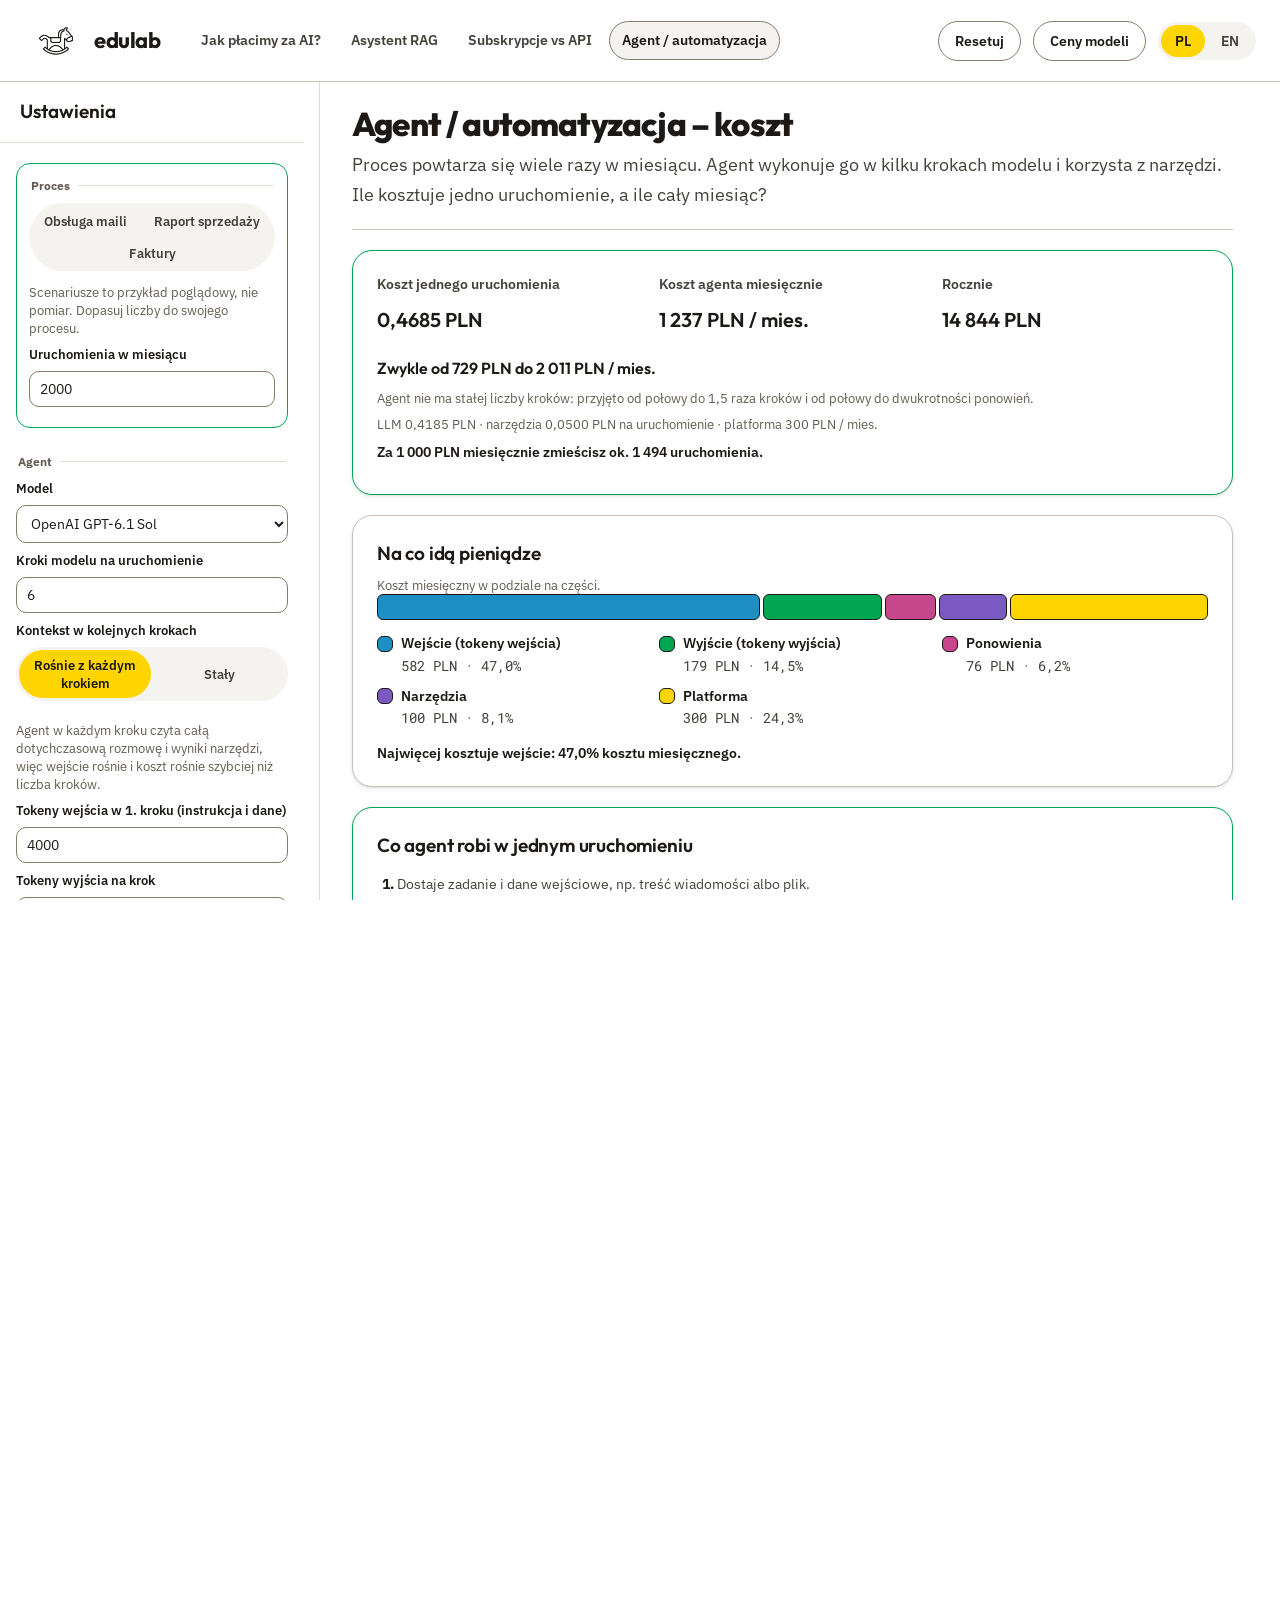
<file: agent.html>
<!doctype html>
<html lang="pl">
<head>
<meta charset="utf-8">
<meta name="viewport" content="width=device-width, initial-scale=1">
<link rel="icon" type="image/png" sizes="256x256" href="assets/favicon.png">
<title data-t="agentPageTitle">Agent / automatyzacja – koszt</title>
<link rel="preconnect" href="https://fonts.googleapis.com">
<link rel="preconnect" href="https://fonts.gstatic.com" crossorigin>
<link rel="stylesheet" href="https://fonts.googleapis.com/css2?family=Outfit:wght@400;500;600;700;800&family=IBM+Plex+Sans:wght@400;500;600;700&family=Roboto+Mono:wght@400;500&display=swap">
<link rel="stylesheet" href="sub/sub.css">
<link rel="stylesheet" href="sub/prices.css">
</head>
<body class="edu" data-page="agent" data-state="loading">
<header class="edu-header"></header>

<main id="app" data-settings="closed">
  <button type="button" id="settingsBackdrop" tabindex="-1" data-t-aria="closeSettings" hidden></button>
  <aside id="settingsPanel" aria-labelledby="settingsTitle">
    <div class="settings-head">
      <h2 id="settingsTitle" data-t="settingsTitle"></h2>
      <button type="button" class="ghost-btn" id="settingsClose" data-t="settingsDone"></button>
    </div>
    <div class="settings-body">
      <section class="settings-group" data-accent="agent">
        <h3 class="group-title" data-t="groupProcess"></h3>
        <div class="edu-seg preset-seg" role="group" data-t-aria="agentPresetsLabel" id="presets">
          <button type="button" data-preset="mail" data-t="presetMail"></button>
          <button type="button" data-preset="report" data-t="presetReport"></button>
          <button type="button" data-preset="invoice" data-t="presetInvoice"></button>
        </div>
        <p class="hint" data-t="presetsHint"></p>
        <div class="field"><label for="f-runs" data-t="runs"></label><input id="f-runs" type="number" data-field="runs"></div>
      </section>

      <section class="settings-group">
        <h3 class="group-title" data-t="groupAgent"></h3>
        <div class="field"><label for="f-model" data-t="model"></label><select id="f-model" data-field="model"></select></div>
        <div class="field"><label for="f-steps" data-t="steps"></label><input id="f-steps" type="number" data-field="steps"></div>
        <div class="field"><span class="field-label" id="contextModeLabel" data-t="contextMode"></span>
          <div class="edu-seg" role="group" aria-labelledby="contextModeLabel" aria-describedby="contextModeHint" data-field="contextMode">
            <button type="button" data-value="growing" data-t="ctxGrowing"></button>
            <button type="button" data-value="flat" data-t="ctxFlat"></button>
          </div>
        </div>
        <p class="hint" id="contextModeHint" data-t="contextModeHint"></p>
        <div class="field"><label for="f-inTok" data-t="agentInTok"></label><input id="f-inTok" type="number" data-field="inTok"></div>
        <div class="field"><label for="f-outTok" data-t="agentOutTok"></label><input id="f-outTok" type="number" data-field="outTok"></div>
        <div id="toolOutTokField">
        <div class="field"><label for="f-toolOutTok" data-t="toolOutTok"></label><input id="f-toolOutTok" type="number" data-field="toolOutTok"></div>
        </div>
        <div class="field"><label for="f-retryPct" data-t="retryPct"></label><input id="f-retryPct" type="number" data-field="retryPct"></div>
        <div class="field"><span class="field-label" id="docLangLabel" data-t="agentDocLang"></span>
          <div class="edu-seg" role="group" aria-labelledby="docLangLabel" data-field="docLang">
            <button type="button" data-value="pl" data-t="docPl"></button>
            <button type="button" data-value="en" data-t="docEn"></button>
          </div>
        </div>
      </section>

      <section class="settings-group">
        <h3 class="group-title" data-t="groupTools"></h3>
        <div class="field"><label for="f-toolPln" data-t="toolPln"></label><input id="f-toolPln" type="number" data-field="toolPln"></div>
        <div class="field"><label for="f-platform" data-t="platform"></label><input id="f-platform" type="number" data-field="platform"></div>
        <div class="field"><label for="f-budget" data-t="budget"></label><input id="f-budget" type="number" data-field="budget"></div>
        <div class="field"><label for="f-fx" data-t="fx"></label><input id="f-fx" type="number" data-field="fx"></div>
      </section>
    </div>
  </aside>

  <div id="resultsPanel" tabindex="-1">
    <div class="page-head">
      <h1 class="app-title" data-t="agentPageTitle"></h1>
      <p class="edu-lead" data-t="agentLead"></p>
    </div>
    <p class="invalid-note" data-t="invalidNote"></p>
    <div data-results>
      <article id="agentCard" class="card agent-card" data-accent="agent" aria-live="polite"></article>
      <section class="card detail-card" id="costBreakdown" aria-labelledby="breakdownTitle">
        <h2 class="sec-title" id="breakdownTitle" data-t="breakdownTitle"></h2>
        <div id="breakdownBody"></div>
      </section>
    </div>
    <section class="card" id="agentSteps" data-accent="agent" aria-labelledby="agentStepsTitle">
      <h2 class="sec-title" id="agentStepsTitle" data-t="agentStepsTitle"></h2>
      <ol class="steps-list">
        <li data-t="agentStep1"></li>
        <li data-t="agentStep2"></li>
        <li data-t="agentStep3"></li>
        <li data-t="agentStep4"></li>
        <li data-t="agentStep5"></li>
      </ol>
      <p class="hint" data-t="agentStepsNote"></p>
    </section>
    <section class="card detail-card" id="stepSection" data-results aria-labelledby="stepTitle">
      <h2 class="sec-title" id="stepTitle" data-t="stepTitle"></h2>
      <p class="hint" id="stepCaption" data-t="stepCaption"></p>
      <div class="table-wrap" tabindex="0" role="region" aria-labelledby="stepTitle"><table class="data-tbl" id="stepTable"></table></div>
    </section>
    <section class="card detail-card" id="modelSection" data-results aria-labelledby="modelTitle">
      <h2 class="sec-title" id="modelTitle" data-t="modelTitle"></h2>
      <div class="table-wrap" id="modelTableWrap" tabindex="0" role="region" aria-labelledby="modelTitle"><table class="data-tbl" id="modelTable"></table></div>
    </section>
    <section class="card detail-card" id="scaleSection" data-results aria-labelledby="scaleTitle">
      <h2 class="sec-title" id="scaleTitle" data-t="scaleTitle"></h2>
      <div class="table-wrap" tabindex="0" role="region" aria-labelledby="scaleTitle"><table class="data-tbl" id="scaleTable"></table></div>
      <p class="hint" data-t="scaleNote"></p>
    </section>
    <p class="hint" data-t="estimateNote"></p>
    <details class="panel" id="checksPanel" hidden></details>
    <footer class="shortcuts" data-t="shortcuts"></footer>
    <div class="sr-only" aria-live="polite" id="live"></div>
  </div>
</main>

<script src="sub/core.js"></script>
<script src="sub/ui.js"></script>
<script src="sub/prices.js"></script>
<script src="sub/prices-ui.js"></script>
<script src="sub/agent.js"></script>
</body>
</html>
</file>
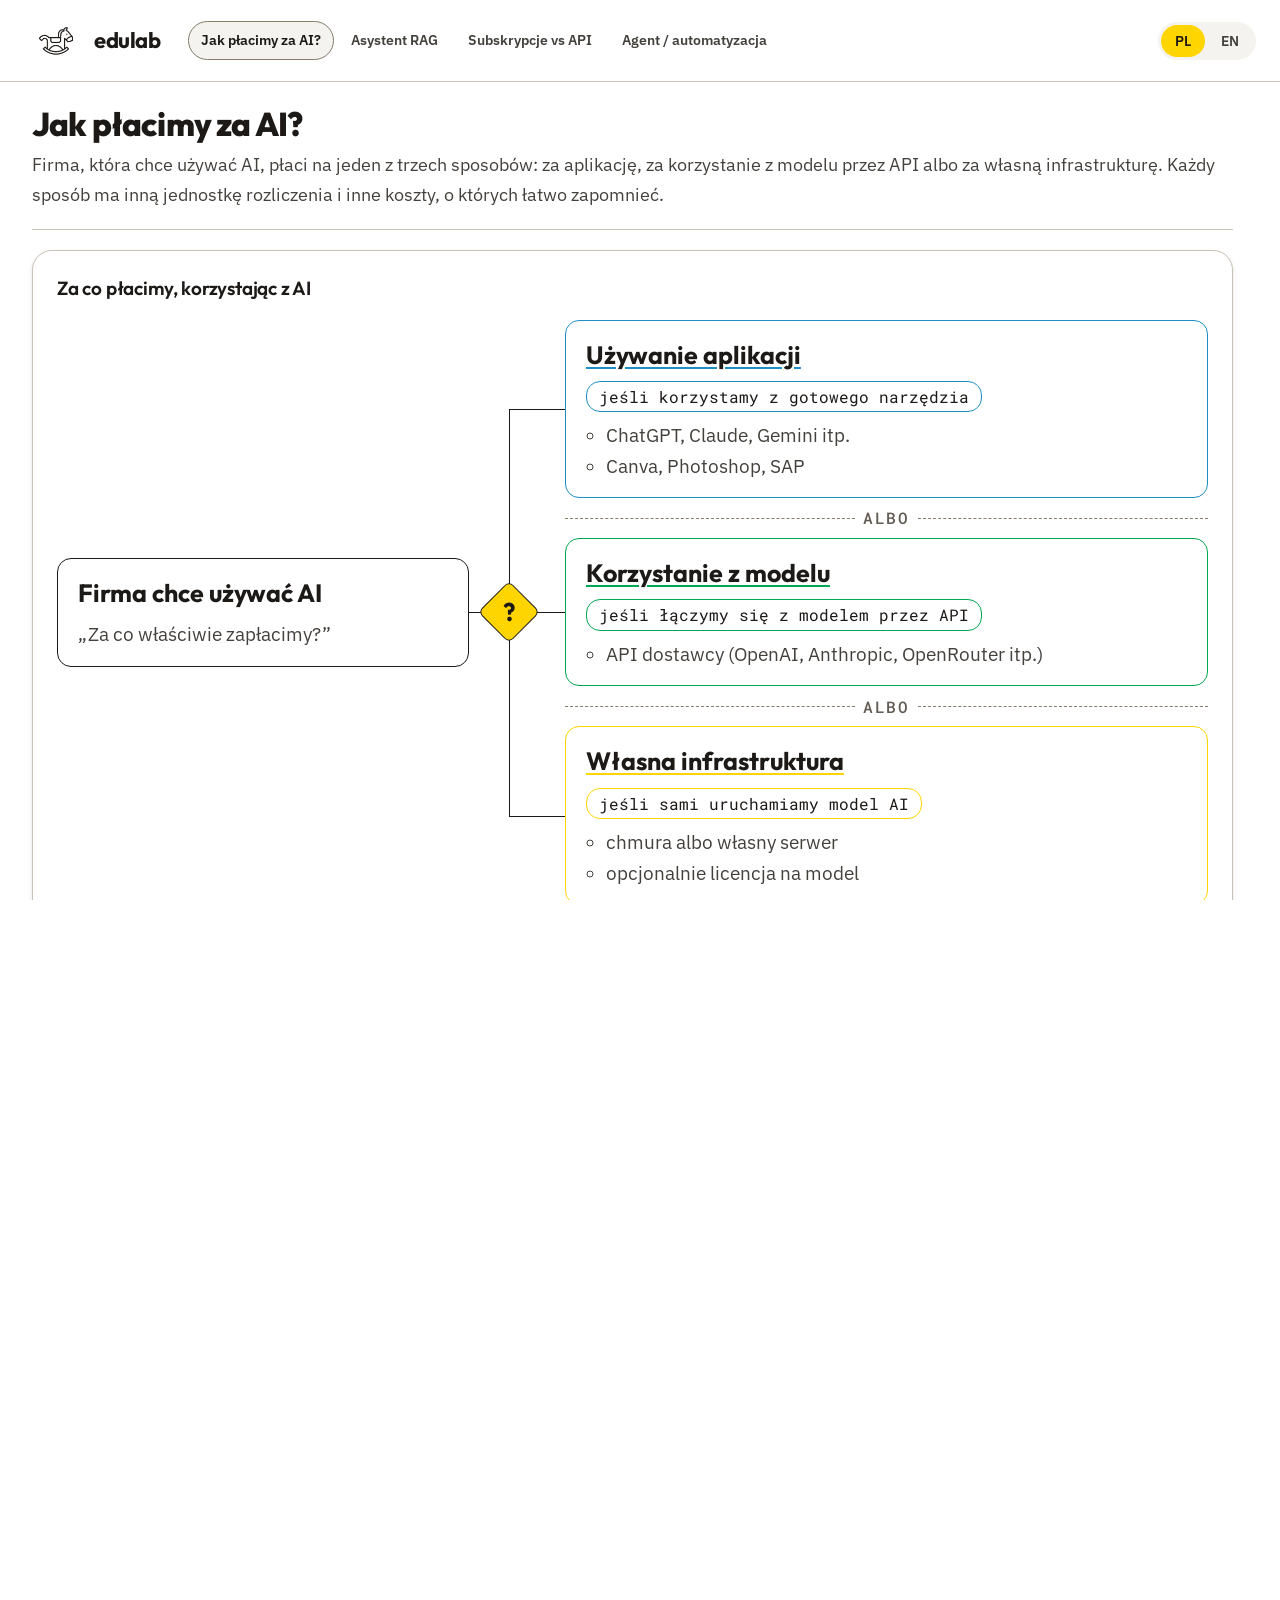
<file: jak-placimy.html>
<!doctype html>
<html lang="pl">
<head>
<meta charset="utf-8">
<meta name="viewport" content="width=device-width, initial-scale=1">
<link rel="icon" type="image/png" sizes="256x256" href="assets/favicon.png">
<title data-t="payPageTitle">Jak płacimy za AI?</title>
<meta name="description" content="Trzy sposoby płacenia za AI w firmie: aplikacja, model przez API, własna infrastruktura.">
<link rel="preconnect" href="https://fonts.googleapis.com">
<link rel="preconnect" href="https://fonts.gstatic.com" crossorigin>
<link rel="stylesheet" href="https://fonts.googleapis.com/css2?family=Outfit:wght@400;500;600;700;800&family=IBM+Plex+Sans:wght@400;500;600;700&family=Roboto+Mono:wght@400;500&display=swap">
<link rel="stylesheet" href="sub/sub.css">
</head>
<body class="edu" data-page="pay" data-state="loading">
<header class="edu-header"></header>

<main id="app">
  <div id="resultsPanel" tabindex="-1">
    <div class="page-head">
      <h1 class="app-title" data-t="payPageTitle"></h1>
      <p class="edu-lead" data-t="payLead"></p>
    </div>

    <!-- ─── Diagram: one question, three ways to pay ─── -->
    <figure class="card pay-fig" id="payDiagram" aria-labelledby="payFigTitle">
      <h2 class="sec-title" id="payFigTitle" data-t="payFigTitle"></h2>
      <div class="pay-flow">
        <div class="pay-node pay-start">
          <h3 data-t="payStartTitle"></h3>
          <p class="pay-quote" data-t="payStartQuote"></p>
        </div>
        <div class="pay-branch" aria-hidden="true"><span class="pay-decision"><b>?</b></span></div>
        <ol class="pay-targets">
          <li class="pay-node" data-accent="app">
            <h3><a href="#opt-app" data-t="optAppTitle"></a></h3>
            <p class="pay-cond" data-t="optAppCond"></p>
            <ul class="pay-checks"><li data-t="optAppEx1"></li><li data-t="optAppEx2"></li></ul>
          </li>
          <li class="pay-or" aria-hidden="true" data-t="or"></li>
          <li class="pay-node" data-accent="api">
            <h3><a href="#opt-api" data-t="optApiTitle"></a></h3>
            <p class="pay-cond" data-t="optApiCond"></p>
            <ul class="pay-checks"><li data-t="optApiEx1"></li></ul>
          </li>
          <li class="pay-or" aria-hidden="true" data-t="or"></li>
          <li class="pay-node" data-accent="infra">
            <h3><a href="#opt-infra" data-t="optInfraTitle"></a></h3>
            <p class="pay-cond" data-t="optInfraCond"></p>
            <ul class="pay-checks"><li data-t="optInfraEx1"></li><li data-t="optInfraEx2"></li></ul>
          </li>
        </ol>
      </div>
      <figcaption class="hint" data-t="payFigCaption"></figcaption>
    </figure>

    <!-- ─── One card per way to pay; prices are filled from sub/core.js ─── -->
    <div class="pay-cards">
      <article class="card pay-card" id="opt-app" data-accent="app" data-option="app">
        <p class="pay-kicker" data-t="kicker1"></p>
        <h2 class="sec-title" data-t="optAppTitle"></h2>
        <p class="pay-unit" data-t="optAppUnit"></p>
        <dl class="option-facts">
          <dt data-t="factPay"></dt><dd data-t="optAppPay"></dd>
          <dt data-t="factPrice"></dt><dd class="pay-price" data-price="app"></dd>
          <dt data-t="factGrows"></dt><dd data-t="optAppGrows"></dd>
          <dt data-t="factHidden"></dt><dd data-t="optAppHidden"></dd>
          <dt data-t="factWhen"></dt><dd data-t="optAppWhen"></dd>
        </dl>
        <p class="pay-links"><a class="ghost-btn" href="seats.html" data-t="linkSeats"></a></p>
      </article>
      <article class="card pay-card" id="opt-api" data-accent="api" data-option="api">
        <p class="pay-kicker" data-t="kicker2"></p>
        <h2 class="sec-title" data-t="optApiTitle"></h2>
        <p class="pay-unit" data-t="optApiUnit"></p>
        <dl class="option-facts">
          <dt data-t="factPay"></dt><dd data-t="optApiPay"></dd>
          <dt data-t="factPrice"></dt><dd class="pay-price" data-price="api"></dd>
          <dt data-t="factGrows"></dt><dd data-t="optApiGrows"></dd>
          <dt data-t="factHidden"></dt><dd data-t="optApiHidden"></dd>
          <dt data-t="factWhen"></dt><dd data-t="optApiWhen"></dd>
        </dl>
        <p class="pay-links"><a class="ghost-btn" href="agent.html" data-t="linkAgent"></a> <a class="ghost-btn" href="index.html" data-t="linkRag"></a></p>
      </article>
      <article class="card pay-card" id="opt-infra" data-accent="infra" data-option="infra">
        <p class="pay-kicker" data-t="kicker3"></p>
        <h2 class="sec-title" data-t="optInfraTitle"></h2>
        <p class="pay-unit" data-t="optInfraUnit"></p>
        <dl class="option-facts">
          <dt data-t="factPay"></dt><dd data-t="optInfraPay"></dd>
          <dt data-t="factPrice"></dt><dd class="pay-price" data-price="infra"></dd>
          <dt data-t="factGrows"></dt><dd data-t="optInfraGrows"></dd>
          <dt data-t="factHidden"></dt><dd data-t="optInfraHidden"></dd>
          <dt data-t="factWhen"></dt><dd data-t="optInfraWhen"></dd>
        </dl>
        <p class="pay-links"><a class="ghost-btn" href="index.html" data-t="linkRagInfra"></a> <a class="ghost-btn" href="seats.html" data-t="linkSeatsLocal"></a></p>
      </article>
    </div>

    <!-- ─── Side-by-side comparison ─── -->
    <section class="card detail-card" id="payCompare" aria-labelledby="compareTitle">
      <h2 class="sec-title" id="compareTitle" data-t="compareTitle"></h2>
      <div class="table-wrap" tabindex="0" role="region" aria-labelledby="compareTitle">
        <table class="data-tbl pay-tbl">
          <thead><tr><th scope="col"><span class="sr-only" data-t="thAspect"></span></th><th scope="col" data-t="optAppTitle"></th><th scope="col" data-t="optApiTitle"></th><th scope="col" data-t="optInfraTitle"></th></tr></thead>
          <tbody>
            <tr><th scope="row" data-t="rowUnit"></th><td data-t="cmpAppUnit"></td><td data-t="cmpApiUnit"></td><td data-t="cmpInfraUnit"></td></tr>
            <tr><th scope="row" data-t="rowShape"></th><td data-t="cmpAppShape"></td><td data-t="cmpApiShape"></td><td data-t="cmpInfraShape"></td></tr>
            <tr><th scope="row" data-t="rowStart"></th><td data-t="cmpAppStart"></td><td data-t="cmpApiStart"></td><td data-t="cmpInfraStart"></td></tr>
            <tr><th scope="row" data-t="rowWho"></th><td data-t="cmpAppWho"></td><td data-t="cmpApiWho"></td><td data-t="cmpInfraWho"></td></tr>
            <tr><th scope="row" data-t="rowData"></th><td data-t="cmpAppData"></td><td data-t="cmpApiData"></td><td data-t="cmpInfraData"></td></tr>
            <tr><th scope="row" data-t="rowModel"></th><td data-t="cmpAppModel"></td><td data-t="cmpApiModel"></td><td data-t="cmpInfraModel"></td></tr>
          </tbody>
        </table>
      </div>
      <p class="hint" data-t="compareNote"></p>
    </section>

    <p class="hint" id="pricesChecked"></p>
    <details class="panel" id="checksPanel" hidden></details>
    <footer class="shortcuts" data-t="payShortcuts"></footer>
    <div class="sr-only" aria-live="polite" id="live"></div>
  </div>
</main>

<script src="sub/core.js"></script>
<script src="sub/ui.js"></script>
<script src="sub/prices.js"></script>
<script src="sub/pay.js"></script>
</body>
</html>
</file>
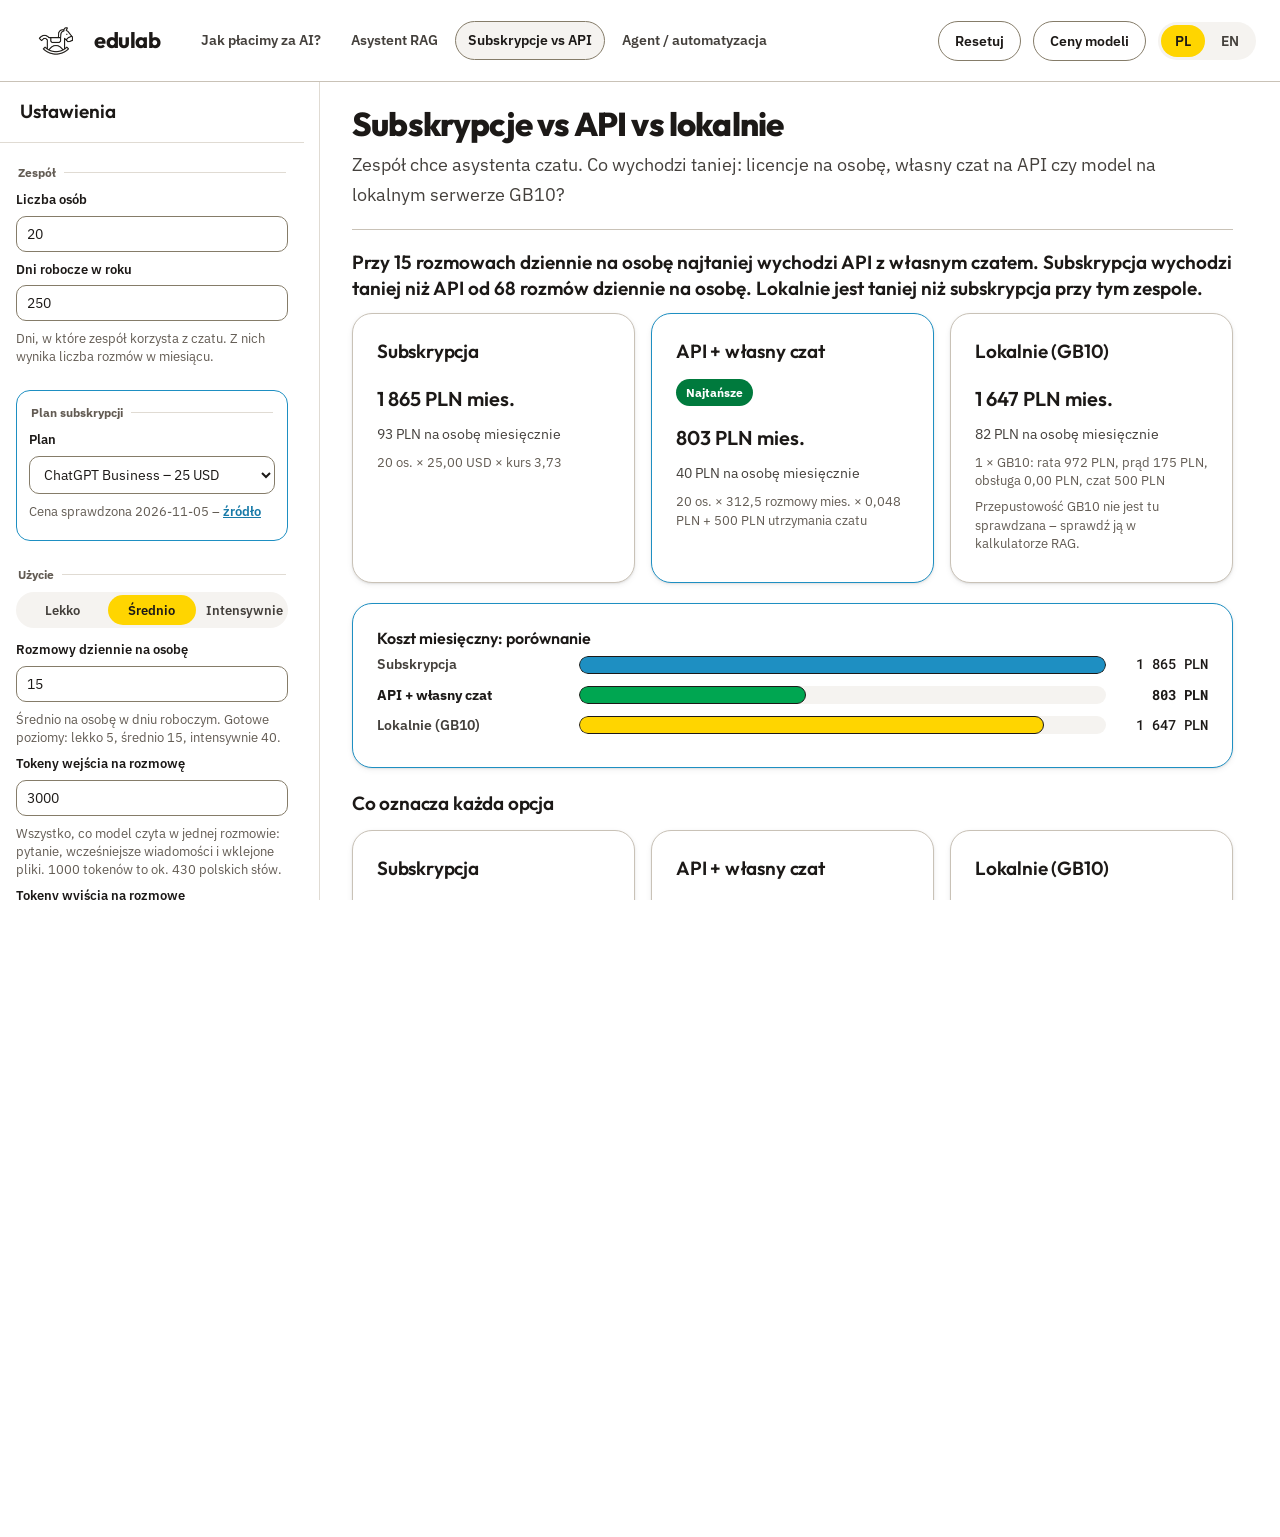
<file: seats.html>
<!doctype html>
<html lang="pl">
<head>
<meta charset="utf-8">
<meta name="viewport" content="width=device-width, initial-scale=1">
<link rel="icon" type="image/png" sizes="256x256" href="assets/favicon.png">
<title data-t="seatsPageTitle">Subskrypcje vs API vs lokalnie</title>
<link rel="preconnect" href="https://fonts.googleapis.com">
<link rel="preconnect" href="https://fonts.gstatic.com" crossorigin>
<link rel="stylesheet" href="https://fonts.googleapis.com/css2?family=Outfit:wght@400;500;600;700;800&family=IBM+Plex+Sans:wght@400;500;600;700&family=Roboto+Mono:wght@400;500&display=swap">
<link rel="stylesheet" href="sub/sub.css">
<link rel="stylesheet" href="sub/prices.css">
</head>
<body class="edu" data-page="seats" data-state="loading">
<header class="edu-header"></header>

<main id="app" data-settings="closed">
  <button type="button" id="settingsBackdrop" tabindex="-1" data-t-aria="closeSettings" hidden></button>
  <aside id="settingsPanel" aria-labelledby="settingsTitle">
    <div class="settings-head">
      <h2 id="settingsTitle" data-t="settingsTitle"></h2>
      <button type="button" class="ghost-btn" id="settingsClose" data-t="settingsDone"></button>
    </div>
    <div class="settings-body">
      <section class="settings-group">
        <h3 class="group-title" data-t="groupTeam"></h3>
        <div class="field"><label for="f-users" data-t="users"></label><input id="f-users" type="number" data-field="users"></div>
        <div class="field"><label for="f-workDays" data-t="workDays"></label><input id="f-workDays" type="number" data-field="workDays" aria-describedby="h-workDays"></div>
        <p class="hint" id="h-workDays" data-t="hWorkDays"></p>
      </section>

      <section class="settings-group" data-accent="seats">
        <h3 class="group-title" data-t="groupPlan"></h3>
        <div class="field"><label for="f-plan" data-t="plan"></label><select id="f-plan" data-field="plan"></select></div>
        <p class="hint" id="planNote" hidden></p>
        <div id="customUsdField" hidden>
        <div class="field"><label for="f-customUsd" data-t="customUsd"></label><input id="f-customUsd" type="number" data-field="customUsd"></div>
        </div>
        <p class="hint" id="planChecked"></p>
      </section>

      <section class="settings-group">
        <h3 class="group-title" data-t="groupUsage"></h3>
        <div class="edu-seg" role="group" data-t-aria="presetsLabel" id="presets">
          <button type="button" data-preset="5" data-t="presetLight"></button>
          <button type="button" data-preset="15" data-t="presetMid"></button>
          <button type="button" data-preset="40" data-t="presetHeavy"></button>
        </div>
        <div class="field"><label for="f-chatsPerDay" data-t="chatsPerDay"></label><input id="f-chatsPerDay" type="number" data-field="chatsPerDay" aria-describedby="h-chatsPerDay"></div>
        <p class="hint" id="h-chatsPerDay" data-t="hChatsPerDay"></p>
        <div class="field"><label for="f-inTok" data-t="inTok"></label><input id="f-inTok" type="number" data-field="inTok" aria-describedby="h-inTok"></div>
        <p class="hint" id="h-inTok" data-t="hInTok"></p>
        <div class="field"><label for="f-outTok" data-t="outTok"></label><input id="f-outTok" type="number" data-field="outTok" aria-describedby="h-outTok"></div>
        <p class="hint" id="h-outTok" data-t="hOutTok"></p>
        <div class="field"><span class="field-label" id="docLangLabel" data-t="docLang"></span>
          <div class="edu-seg" role="group" aria-labelledby="docLangLabel" data-field="docLang">
            <button type="button" data-value="pl" data-t="docPl"></button>
            <button type="button" data-value="en" data-t="docEn"></button>
          </div>
        </div>
      </section>

      <section class="settings-group">
        <h3 class="group-title" data-t="groupApi"></h3>
        <div class="field"><label for="f-model" data-t="model"></label><select id="f-model" data-field="model" aria-describedby="h-model"></select></div>
        <p class="hint" id="h-model" data-t="hModel"></p>
        <div class="field"><label for="f-uiOps" data-t="uiOps"></label><input id="f-uiOps" type="number" data-field="uiOps"></div>
        <p class="hint" data-t="uiOpsHint"></p>
        <div class="field"><label for="f-fx" data-t="fx"></label><input id="f-fx" type="number" data-field="fx"></div>
      </section>

      <section class="settings-group">
        <h3 class="group-title" data-t="groupLocal"></h3>
        <div class="field"><label for="f-localCapex" data-t="localCapex"></label><input id="f-localCapex" type="number" data-field="localCapex" aria-describedby="h-localCapex"></div>
        <p class="hint" id="h-localCapex" data-t="hLocalCapex"></p>
        <div class="field"><label for="f-localAmort" data-t="localAmort"></label><input id="f-localAmort" type="number" data-field="localAmort" aria-describedby="h-localAmort"></div>
        <p class="hint" id="h-localAmort" data-t="hLocalAmort"></p>
        <div class="field"><label for="f-localPower" data-t="localPower"></label><input id="f-localPower" type="number" data-field="localPower" aria-describedby="h-localPower"></div>
        <p class="hint" id="h-localPower" data-t="hLocalPower"></p>
        <div class="field"><label for="f-kwh" data-t="kwh"></label><input id="f-kwh" type="number" data-field="kwh"></div>
        <div class="field"><label for="f-localOps" data-t="localOps"></label><input id="f-localOps" type="number" data-field="localOps" aria-describedby="h-localOps"></div>
        <p class="hint" id="h-localOps" data-t="hLocalOps"></p>
        <div class="field"><label for="f-localMaxUsers" data-t="localMaxUsers"></label><input id="f-localMaxUsers" type="number" data-field="localMaxUsers" aria-describedby="h-localMaxUsers"></div>
        <p class="hint" id="h-localMaxUsers" data-t="hLocalMaxUsers"></p>
      </section>
    </div>
  </aside>

  <div id="resultsPanel" tabindex="-1">
    <div class="page-head">
      <h1 class="app-title" data-t="seatsPageTitle"></h1>
      <p class="edu-lead" data-t="seatsLead"></p>
    </div>
    <p class="invalid-note" data-t="invalidNote"></p>
    <div data-results>
      <p class="verdict" id="verdict" aria-live="polite"></p>
      <div id="seatCards" class="seat-cards"></div>
      <section class="card seat-bars" data-accent="seats" aria-labelledby="barsTitle">
        <h2 class="chart-title" id="barsTitle" data-t="barsTitle"></h2>
        <div id="seatBars" role="img" data-t-aria="barsAria"></div>
      </section>
    </div>
    <section id="optionsExplained" aria-labelledby="optionsTitle">
      <h2 class="sec-title options-title" id="optionsTitle" data-t="optionsTitle"></h2>
      <div class="option-cards">
        <article class="card option-card">
          <h3 class="sec-title" data-t="optSub"></h3>
          <dl class="option-facts">
            <dt data-t="optWhat"></dt><dd data-t="optSubWhat"></dd>
            <dt data-t="optPay"></dt><dd data-t="optSubPay"></dd>
            <dt data-t="optCare"></dt><dd data-t="optSubCare"></dd>
            <dt data-t="optWhen"></dt><dd data-t="optSubWhen"></dd>
          </dl>
        </article>
        <article class="card option-card">
          <h3 class="sec-title" data-t="optApi"></h3>
          <dl class="option-facts">
            <dt data-t="optWhat"></dt><dd data-t="optApiWhat"></dd>
            <dt data-t="optPay"></dt><dd data-t="optApiPay"></dd>
            <dt data-t="optCare"></dt><dd data-t="optApiCare"></dd>
            <dt data-t="optWhen"></dt><dd data-t="optApiWhen"></dd>
          </dl>
        </article>
        <article class="card option-card">
          <h3 class="sec-title" data-t="optLocal"></h3>
          <dl class="option-facts">
            <dt data-t="optWhat"></dt><dd data-t="optLocalWhat"></dd>
            <dt data-t="optPay"></dt><dd data-t="optLocalPay"></dd>
            <dt data-t="optCare"></dt><dd data-t="optLocalCare"></dd>
            <dt data-t="optWhen"></dt><dd data-t="optLocalWhen"></dd>
          </dl>
        </article>
      </div>
    </section>
    <p class="hint" data-t="estimateNote"></p>
    <details class="panel" id="checksPanel" hidden></details>
    <footer class="shortcuts" data-t="shortcuts"></footer>
    <div class="sr-only" aria-live="polite" id="live"></div>
  </div>
</main>

<script src="sub/core.js"></script>
<script src="sub/ui.js"></script>
<script src="sub/prices.js"></script>
<script src="sub/prices-ui.js"></script>
<script src="sub/seats.js"></script>
</body>
</html>
</file>
<file: sub/prices.css>
/* "Ceny modeli" panel (sub/prices-ui.js). Tokens only: the :root blocks of index.html and sub/sub.css. */
dialog.price-panel { border: 1px solid var(--line-2); border-radius: var(--r-lg); padding: 0; width: min(860px, calc(100% - 16px));
  max-height: calc(100dvh - 32px); background: var(--surface); color: var(--ink); box-shadow: var(--shadow-lg);
  font-family: var(--font-sans); overflow: hidden; display: none; flex-direction: column; }
dialog.price-panel[open] { display: flex; animation: ppFade .18s ease-out; }
dialog.price-panel::backdrop { background: var(--dialog-backdrop); }
@keyframes ppFade { from { opacity: 0; transform: translateY(8px); } to { opacity: 1; transform: none; } }
.price-panel .pp-head { display: flex; align-items: center; justify-content: space-between; gap: var(--sp-3);
  padding: var(--sp-4) var(--sp-5); background: var(--paper-2); border-bottom: 1px solid var(--line); }
.price-panel h2 { font-family: var(--font-display); font-size: var(--stat-size); margin: 0; color: var(--ink); }
.price-panel h3 { font-family: var(--font-display); font-size: var(--body-tight-size); margin: var(--sp-4) 0 var(--sp-2); color: var(--ink); }
.price-panel .pp-body { padding: var(--sp-4) var(--sp-5); overflow-y: auto; min-height: 0; }
.price-panel .pp-status { margin: 0 0 var(--sp-2); font-weight: 600; color: var(--ink); }
.price-panel .pp-intro { margin: 0 0 var(--sp-3); }
.price-panel .pp-actions, .price-panel .pp-foot { display: flex; flex-wrap: wrap; align-items: center; gap: var(--sp-2); }
.price-panel .pp-foot { padding: var(--sp-3) var(--sp-5); border-top: 1px solid var(--line); background: var(--paper-2); }
.price-panel .pp-foot[hidden] { display: none; }
.price-panel .pp-msg { min-height: 1.4em; margin: var(--sp-3) 0 0; color: var(--ink-2); font-size: var(--body-sm); }
.price-panel[data-state="error"] .pp-msg { color: var(--ink); font-weight: 600; padding: var(--sp-2) var(--sp-3);
  border: 1.5px solid var(--red); border-radius: var(--r-sm); }
.price-panel .pp-ok { margin: 0; padding: var(--sp-2) var(--sp-3); border: 1.5px solid var(--green); border-radius: var(--r-sm); color: var(--ink); }
.price-panel progress { width: 120px; accent-color: var(--yellow); }
.price-panel progress[hidden] { display: none; }
.pp-btn { font-family: var(--font-display); font-weight: 600; font-size: var(--body-sm); background: var(--yellow); color: var(--yellow-ink);
  border: 1.5px solid var(--yellow-600); border-radius: var(--r-pill); padding: 9px 16px; cursor: pointer; }
.pp-btn:hover { background: var(--yellow-600); }
.pp-btn:disabled, .price-panel .ghost-btn:disabled { opacity: .55; cursor: not-allowed; }
.pp-btn:focus-visible, .price-panel input:focus-visible, .pp-wrap:focus-visible { outline: 3px solid var(--transparent); box-shadow: var(--focus-ring); }
.pp-wrap { overflow-x: auto; max-width: 100%; border: 1px solid var(--line-2); border-radius: var(--r-md); background: var(--surface); }
.pp-tbl { width: 100%; border-collapse: collapse; font-size: var(--body-sm); }
.pp-tbl th, .pp-tbl td { padding: 7px 10px; border-bottom: 1px solid var(--line); text-align: var(--align-start); white-space: nowrap; color: var(--ink-2); }
.pp-tbl thead th { font-size: var(--label-size); font-weight: 600; color: var(--ink); background: var(--paper-2); }
.pp-tbl tbody th { font-weight: 600; color: var(--ink); white-space: normal; min-width: 140px; }
.pp-tbl .num { text-align: var(--align-end); font-family: var(--font-mono); font-variant-numeric: tabular-nums; color: var(--ink); }
.pp-tbl td.pick { width: 1%; }
.pp-tbl td.flags { white-space: normal; min-width: 160px; }
.pp-tbl input[type="checkbox"] { width: 18px; height: 18px; accent-color: var(--ink); }
.pp-badge { display: inline-block; margin: 2px 4px 2px 0; padding: 2px 8px; border: 1.5px solid var(--red); border-radius: var(--r-pill);
  font-size: var(--label-size); font-weight: 600; color: var(--ink); white-space: normal; }
.pp-badge[data-flag="tiersKept"] { border-color: var(--blue); }
.price-panel ul { margin: 0; padding-left: var(--sp-5); color: var(--ink-2); }
@media (max-width: 768px) {
  dialog.price-panel { width: calc(100% - 16px); max-height: calc(100dvh - 16px); }
  .price-panel .pp-head, .price-panel .pp-body, .price-panel .pp-foot { padding-left: var(--sp-3); padding-right: var(--sp-3); }
  .pp-tbl th, .pp-tbl td { padding: 6px 8px; }
}
</file>
<file: sub/sub.css>
/* Design tokens: verbatim copy of index.html's :root block (sync-tested). */
:root {
  /* ---- Brand fonts ---- */
  --font-display: 'Outfit', 'IBM Plex Sans', system-ui, sans-serif;
  --font-sans:    'IBM Plex Sans', system-ui, -apple-system, sans-serif;
  --font-mono:    'Roboto Mono', ui-monospace, 'SF Mono', Menlo, monospace;

  /* ============================================================
     RAW COLOR TOKENS
     ============================================================ */

  /* Paper – page background is white; the sand steps are wells/alternating sections */
  --paper:    #FFFFFF;   /* page background (white)    */
  --paper-2:  #F5F3F0;   /* alternating section        */
  --paper-3:  #EAE6E0;   /* deepest sand / wells       */
  --surface:  #FFFFFF;   /* cards & sheets             */

  /* Ink – warm near-black text & lines */
  --ink:      #1C1917;   /* primary text               */
  --ink-2:    #44403C;   /* secondary text             */
  --ink-3:    #625B53;   /* muted / placeholder        */
  --line:     #E0DBD3;   /* hairline borders           */
  --line-2:   #C9C2B7; --line-strong: #857C69; /* control borders >= 3:1 */ --track: color-mix(in srgb, var(--ink) 24%, transparent);   /* stronger borders           */

  /* ---- Brand: Yellow main · Blue + Green secondary · Red danger ----
     Plain saturated colours. A "-soft" tint IS the saturated colour
     (panels and chips are solid), "-ink" is the text colour ON it:
     white on blue/green/red, dark ink on yellow. Never colour-on-colour
     (no green text on green); the saturated colour itself goes only on
     white or black. */

  /* Yellow – primary (buttons, progress, values on dark panels) */
  --yellow:      #FFD500;
  --yellow-600:  #F0C800;  /* hover / press          */
  --yellow-soft: #FFD500;  /* chip / panel fill      */
  --yellow-ink:  #1C1917;  /* text on yellow         */

  /* Blue – secondary (panels, chips, correct / selected state) */
  --blue:      #1E8FC2;
  --blue-600:  #177AA8;
  --blue-soft: #177AA8;
  --blue-ink:  #FFFFFF;

  /* Green – secondary support (chips, success) */
  --green:      #00A651;
  --green-600:  #078342;
  --green-soft: #078342;
  --green-ink:  #FFFFFF;
  --success-chip: #007A3D; /* darker success chip for small white text */
  --success-chip-ink: #FFFFFF;

  /* Red – danger / important / wrong (use sparingly) */
  --red:      #E5322D;
  --red-600:  #C92823;
  --red-soft: #C92823;
  --red-ink:  #FFFFFF;

  /* Legacy role aliases – older edulab apps use these names */
  --marigold: var(--yellow); --marigold-600: var(--yellow-600); --marigold-soft: var(--yellow-soft); --marigold-ink: var(--yellow-ink);
  --teal:     var(--blue);   --teal-600:     var(--blue-600);   --teal-soft:     var(--blue-soft);   --teal-ink:     var(--blue-ink);
  --sky:      var(--green);                                     --sky-soft:      var(--green-soft);  --sky-ink:      var(--green-ink);
  --coral:    var(--red);    --coral-600:    var(--red-600);    --coral-soft:    var(--red-soft);    --coral-ink:    var(--red-ink);

  /* Play palette – subject/category colours in the kids app */
  --play-sun:    #FFD500;
  --play-grass:  #00A651;
  --play-berry:  #C6478B;
  --play-grape:  #7A5AC2;
  --play-sky:    #1E8FC2;
  --play-coral:  #E5322D;

  /* ---- Semantic ---- */
  --success:      #00A651;  --success-soft: #078342;  --success-ink: #FFFFFF;
  --warning:      #FFD500;  --warning-soft: #FFD500;  --warning-ink: #1C1917;
  --danger:       #E5322D;  --danger-soft:  #C92823;  --danger-ink:  #FFFFFF;
  --info:         #1E8FC2;  --info-soft:    #177AA8;  --info-ink:    #FFFFFF;

  /* ---- Functional aliases ---- */
  --bg:        var(--paper);
  --fg:        var(--ink);
  --fg-muted:  var(--ink-2);
  --primary:   var(--yellow);
  --on-primary:#1C1917;      /* dark text on yellow */
  --focus-ring: 0 0 0 2px var(--paper), 0 0 0 5px var(--ink);

  /* ============================================================
     COMPONENT TOKENS
     Keep component typography, alignment and translucent surfaces
     in one place so the page can be reskinned without selector edits.
     ============================================================ */
  --transparent: transparent;
  --header-bg: var(--paper);
  --dialog-backdrop: rgba(28, 25, 23, .45);
  --align-start: left;
  --align-center: center;
  --align-end: right;
  --font-code-size: .92em;
  --wordmark-size: 22px;
  --title-size: clamp(2.3rem, 5vw, 3.3rem);
  --lead-size: 1.15rem;
  --sidebar-width: 320px;
  --header-height: 81px;
  --tag-size: 12px;
  --label-size: 12px;
  --field-label-size: 13px;
  --pill-sm-size: 13px;
  --chevron-size: 18px;
  --small-size: 12.5px;
  --tiny-size: 12px;
  --body-tight-size: 15px;
  --stat-size: 20px;
  --total-size: 34px;
  --disclosure-size: 15px;
  --chart-tick-size: 11px;
  --chart-label-size: 12px;
  --chart-tick-align: end;
  --chart-x-align: middle;
  --line-height-body: 1.6;
  --line-height-note: 1.5;
  --line-height-tight: 1.45;

  /* ============================================================
     SPACING  (4pt base)
     ============================================================ */
  --sp-1: 4px;  --sp-2: 8px;  --sp-3: 12px; --sp-4: 16px;
  --sp-5: 20px; --sp-6: 24px; --sp-8: 32px; --sp-10: 40px;
  --sp-12: 48px; --sp-16: 64px; --sp-20: 80px; --sp-24: 96px;

  /* ---- Radii (friendly, generous) ---- */
  --r-xs: 6px; --r-sm: 10px; --r-md: 14px; --r-lg: 20px; --r-xl: 28px; --r-pill: 999px;

  /* ---- Elevation – warm, low, soft ---- */
  --shadow-sm: 0 1px 2px rgba(33,30,26,.10), 0 2px 6px rgba(33,30,26,.06);
  --shadow-md: 0 6px 18px rgba(33,30,26,.12), 0 1px 3px rgba(33,30,26,.08);
  --shadow-lg: 0 16px 40px rgba(33,30,26,.12), 0 3px 8px rgba(33,30,26,.06);
  --shadow-primary:  0 8px 22px color-mix(in srgb, var(--yellow) 30%, transparent);
  --shadow-marigold: var(--shadow-primary);   /* legacy alias */

  /* ============================================================
     TYPE SCALE (semantic sizes)
     ============================================================ */
  --display-font:  clamp(48px, 6vw, 72px);
  --h1: 44px; --h2: 33px; --h3: 25px; --h4: 19px;
  --body-lg: 18px; --body: 16px; --body-sm: 14px;
  --caption: 13px; --overline: 12px;
}

/* ============================================================
   Shared layout for the sub pages (seats, agent).
   Rules copied from index.html keep their class names; colours
   come only from the :root block above (tests/sub-sync.test.cjs).
   ============================================================ */

body.edu { background: var(--paper); color: var(--ink); font-family: var(--font-sans); line-height: var(--line-height-body); }

/* ─── Layout ─── */
* { box-sizing: border-box; }
body { margin: 0; padding: 0; height: 100dvh; overflow: hidden; display: flex; flex-direction: column; }
.edu-header { position: sticky; top: 0; z-index: 50; width: 100%; flex: none; background: var(--header-bg); border-bottom: 1px solid var(--line-2); }
.edu-header-inner { min-height: var(--header-height); padding: 0 var(--sp-6); display: flex; align-items: center; gap: 12px; }
.edu-brand { display: inline-flex; align-items: center; gap: 12px; text-decoration: none; flex: none; }
.edu-logo { width: 64px; height: 64px; display: block; margin-right: -6px; }
.edu-wordmark { font-family: var(--font-display); font-weight: 700; font-size: var(--wordmark-size); letter-spacing: -.02em; color: var(--ink); }
.header-spacer { flex: 1; }
main { flex: 1; min-height: 0; display: grid; grid-template-columns: var(--sidebar-width) minmax(0, 1fr); }
.page-head { text-align: var(--align-start); margin-bottom: var(--sp-5); padding-bottom: var(--sp-5); border-bottom: 1px solid var(--line-2); }
.app-title { font-family: var(--font-display); font-weight: 800; font-size: var(--h2); letter-spacing: -.025em; line-height: 1.1; color: var(--ink); margin: 0 0 var(--sp-2); }
.edu-lead { font-size: var(--lead-size); line-height: 1.6; color: var(--ink-2); margin: 0; }
.sec-title { font-family: var(--font-display); font-weight: 600; font-size: var(--h4); color: var(--ink); margin: 0; letter-spacing: -.01em; }

/* ─── Header nav ─── */
.sub-nav { display: flex; flex-wrap: wrap; gap: 4px; min-width: 0; margin-left: var(--sp-4); }
.sub-nav a { font-family: var(--font-sans); font-weight: 600; font-size: var(--body-sm); color: var(--ink-2); text-decoration: none; padding: 7px 12px; border-radius: var(--r-pill); border: 1px solid var(--transparent); white-space: nowrap; transition: background-color .15s; }
.sub-nav a:hover { background: var(--paper-2); }
.sub-nav a[aria-current="page"] { color: var(--ink); background: var(--paper-2); border-color: var(--line-strong); }
.sub-nav a:focus-visible, .edu-brand:focus-visible { outline: 3px solid var(--transparent); box-shadow: var(--focus-ring); }

/* ─── Controls ─── */
.edu-seg { display: inline-flex; flex-wrap: wrap; gap: 2px; padding: 3px; background: var(--paper-2); border-radius: var(--r-pill); }
.edu-seg button { border: none; background: var(--transparent); padding: 7px 14px; border-radius: var(--r-pill);
  font-family: var(--font-sans); font-weight: 600; font-size: var(--body-sm); color: var(--ink-2); cursor: pointer; transition: background-color .15s; }
.edu-seg button:hover { background: var(--paper-3); }
.edu-seg button.active { background: var(--yellow); color: var(--yellow-ink); }
.edu-seg button:focus-visible, .edu-btn:focus-visible, .ghost-btn:focus-visible, input:focus-visible, select:focus-visible { outline: 3px solid var(--transparent); box-shadow: var(--focus-ring); }
.ghost-btn { font-family: var(--font-sans); font-weight: 600; font-size: var(--body-sm); background: var(--transparent); color: var(--ink);
  border: 1px solid var(--line-strong); border-radius: var(--r-pill); padding: 10px 16px; cursor: pointer; transition: background-color .15s; white-space: nowrap; }
.ghost-btn:hover { background: var(--paper-2); }
.field { display: flex; flex-direction: column; justify-content: flex-end; gap: 5px; margin-bottom: var(--sp-2); min-width: 0; }
.field label, .field .field-label { font-family: var(--font-sans); font-weight: 600; font-size: var(--field-label-size); color: var(--ink); }
.field input, .field select { font-family: var(--font-sans); font-size: var(--body-sm); color: var(--ink); background: var(--surface);
  border: 1px solid var(--line-strong); border-radius: var(--r-sm); padding: var(--sp-2) 10px; width: 100%; }
.field select { cursor: pointer; }
.fields-grid { display: grid; grid-template-columns: repeat(2, minmax(0, 1fr)); gap: var(--sp-2) var(--sp-3); }
.fields-grid > .field-wide { grid-column: 1 / -1; }
.hint { font-size: var(--small-size); color: var(--ink-3); margin: 0; line-height: var(--line-height-tight); overflow-wrap: anywhere; }
.check { display: flex; gap: 8px; align-items: center; font-size: var(--body-sm); color: var(--ink-2); margin-bottom: var(--sp-3); cursor: pointer; }
.check input { accent-color: var(--yellow); width: 16px; height: 16px; }
.field-error { font-size: var(--small-size); color: var(--red-600); font-weight: 600; margin: 0; line-height: var(--line-height-tight); }
.field-error:empty { display: none; }
input[aria-invalid="true"], select[aria-invalid="true"] { border-color: var(--red); outline: 2px solid var(--red); outline-offset: 1px; }

/* ─── Cards and tiles ─── */
.card { background: var(--surface); border: 1px solid var(--line-2); border-radius: var(--r-lg); box-shadow: var(--shadow-sm); padding: 22px 24px; }
.card-head { display: flex; align-items: center; flex-wrap: wrap; gap: var(--sp-3); margin-bottom: var(--sp-4); }
.verdict { font-family: var(--font-display); font-size: var(--h4); font-weight: 600; color: var(--ink); margin: 0 0 var(--sp-3); line-height: 1.35; }
.edu-chip { font-family: var(--font-sans); font-weight: 700; font-size: var(--label-size); padding: 4px 10px; border-radius: var(--r-pill); white-space: nowrap; }
.chip-win { background: var(--success-chip); color: var(--success-chip-ink); }
.chip-warn { background: var(--red-soft); color: var(--red-ink); }
.sr-only { position: absolute; width: 1px; height: 1px; overflow: hidden; clip: rect(0 0 0 0); white-space: nowrap; }
footer.shortcuts { color: var(--ink-3); font-size: var(--small-size); text-align: var(--align-start); margin-top: var(--sp-6); }

/* Accent boxes: the colour goes all the way around, never a left-only stripe. */
[data-accent] { border: 1.5px solid var(--accent, var(--line-2)); }
[data-accent="seats"] { --accent: var(--blue); }
[data-accent="agent"] { --accent: var(--green); }

.chart-title { font-family: var(--font-display); font-weight: 600; font-size: var(--body); margin: 0 0 2px; color: var(--ink); }

/* ─── Invalid input pauses derived results ─── */
.invalid-note { display: none; color: var(--red-ink); background: var(--red-soft); border-radius: var(--r-md); padding: var(--sp-3) var(--sp-4); margin: 0 0 var(--sp-4); font-size: var(--body-sm); }
body[data-state="invalid"] .invalid-note { display: block; }
body[data-state="invalid"] [data-results] { display: none; }

/* ─── Checks panel (?verify=1) ─── */
details.panel { background: var(--surface); border: 1px solid var(--line-2); border-radius: var(--r-lg); box-shadow: var(--shadow-sm); margin-bottom: var(--sp-4); overflow: hidden; }
details.panel > summary { cursor: pointer; list-style: none; padding: 16px 24px; font-family: var(--font-display); font-weight: 600; font-size: var(--h4); color: var(--ink); background: var(--paper-2); }
details.panel > summary::-webkit-details-marker { display: none; }
details.panel > :not(summary) { margin-left: 24px; margin-right: 24px; }
details.panel[open] { padding-bottom: 16px; }
#checksResults { padding-left: 0; list-style: none; font-size: var(--body-sm); color: var(--ink-2); }
#checksResults li[data-pass="false"] { color: var(--red-600); font-weight: 600; }

/* ─── Settings sidebar and results workspace ─── */
#settingsPanel { min-height: 0; overflow-y: auto; overscroll-behavior: contain; border-right: 1px solid var(--line); background: var(--surface); scrollbar-gutter: stable; }
.settings-head { position: sticky; top: 0; z-index: 2; display: flex; align-items: center; justify-content: space-between; gap: var(--sp-2); padding: var(--sp-4) var(--sp-5); background: var(--surface); border-bottom: 1px solid var(--line); }
.settings-head h2 { margin: 0; font: 600 var(--h4)/var(--line-height-tight) var(--font-display); }
.settings-body { padding: var(--sp-5) var(--sp-4) var(--sp-8); }
.settings-group { margin-bottom: var(--sp-6); }
.settings-group[data-accent] { border-radius: var(--r-md); padding: var(--sp-3); }
.group-title { font-family: var(--font-sans); font-weight: 700; font-size: var(--label-size); color: var(--ink-3); margin: 0 0 var(--sp-2); padding: 0 2px; display: flex; align-items: center; gap: 8px; }
.group-title::after { content: ''; flex: 1; height: 1px; background: var(--line); }
.settings-body .edu-seg { margin-bottom: var(--sp-3); }
.settings-body .edu-seg button { padding: 6px 8px; flex: 1 1 0; min-width: 0; font-size: var(--small-size); line-height: var(--line-height-tight); }
.settings-body .edu-seg { display: flex; flex-wrap: nowrap; }
.settings-body .hint { margin-bottom: var(--sp-2); }
#resultsPanel { min-width: 0; min-height: 0; overflow-y: auto; overscroll-behavior: contain; padding: var(--sp-6) clamp(20px, 2.5vw, 40px) var(--sp-8); scrollbar-gutter: stable; }
#settingsToggle, #settingsClose, #settingsBackdrop { display: none; }
#resultsPanel:focus-visible { outline: 3px solid var(--transparent); box-shadow: var(--focus-ring); }
@keyframes fadeIn { from { opacity: 0; transform: translateY(8px); } to { opacity: 1; transform: none; } }

@media (min-width: 769px) and (max-width: 1200px) {
  :root { --sidebar-width: 290px; }
  .edu-wordmark { display: none; }
  .sub-nav { margin-left: 0; }
}
@media (max-width: 768px) {
  :root { --header-height: 64px; }
  main { display: block; padding: 0; }
  .edu-header-inner { flex-wrap: wrap; padding: var(--sp-1) var(--sp-3) var(--sp-2); gap: var(--sp-2); }
  .edu-header .edu-logo { width: 48px; height: 48px; }
  .edu-header .edu-wordmark { display: none; }
  .edu-header .ghost-btn, .edu-header .edu-seg button { font-size: var(--small-size); padding: 8px 10px; }
  .sub-nav { order: 10; flex: 1 1 100%; margin: 0; gap: 2px; }
  .sub-nav a { font-size: var(--small-size); padding: 5px 9px; }
  #settingsToggle, #settingsClose { display: inline-flex; }
  #settingsToggle { background: var(--yellow); color: var(--yellow-ink); border-color: var(--yellow); }
  #settingsPanel { display: none; position: fixed; inset: 0 auto 0 0; z-index: 80; width: min(360px, calc(100% - 32px)); box-shadow: var(--shadow-lg); }
  #app[data-settings="open"] #settingsPanel { display: block; animation: fadeIn .18s ease-out; }
  #app[data-settings="open"] #settingsBackdrop:not([hidden]) { display: block; position: fixed; inset: 0; z-index: 70; width: 100%; height: 100%; padding: 0; border: 0; background: var(--dialog-backdrop); }
  #resultsPanel { height: 100%; padding: var(--sp-5) var(--sp-4) var(--sp-8); }
  .card { padding: var(--sp-4); }
  .app-title { font-size: var(--h3); }
  .edu-lead { font-size: var(--body); }
}
@media (prefers-reduced-motion: reduce) { #app[data-settings="open"] #settingsPanel { animation: none; } }

/* ─── Seats page ─── */
.seat-cards { display: grid; grid-template-columns: repeat(3, minmax(0, 1fr)); gap: var(--sp-4); margin-bottom: var(--sp-5); }
.seat-card { margin: 0; min-width: 0; }
.seat-card p { margin: 0 0 var(--sp-2); }
.seat-monthly { font-family: var(--font-display); font-weight: 600; font-size: var(--stat-size); color: var(--ink); overflow-wrap: anywhere; }
.seat-peruser { color: var(--ink-2); font-size: var(--body-sm); }
.seat-warn { color: var(--red-600); font-weight: 600; }
.seat-bars { margin-bottom: var(--sp-5); }
.seat-bar-row { display: grid; grid-template-columns: minmax(110px, 190px) minmax(0, 1fr) minmax(90px, auto); align-items: center; gap: var(--sp-3); margin-bottom: var(--sp-2); font-size: var(--body-sm); }
.seat-bar-label { color: var(--ink-2); font-weight: 600; }
.seat-bar-track { display: block; height: 18px; background: var(--paper-2); border-radius: var(--r-sm); overflow: hidden; }
/* One colour per option, the same as on jak-placimy.html; the ink outline keeps yellow readable on the sand track. */
.seat-bar-row[data-bar="sub"] { --bar: var(--blue); }
.seat-bar-row[data-bar="api"] { --bar: var(--green); }
.seat-bar-row[data-bar="local"] { --bar: var(--yellow); }
.seat-bar-fill { display: block; box-sizing: border-box; height: 100%; background: var(--bar); border: 1.5px solid var(--ink); border-radius: var(--r-sm); }
.seat-bar-row[data-win="true"] .seat-bar-label, .seat-bar-row[data-win="true"] .seat-bar-value { color: var(--ink); font-weight: 800; }
.seat-bar-value { font-family: var(--font-mono); font-weight: 500; text-align: right; color: var(--ink); }
@media (max-width: 1200px) { .seat-cards { grid-template-columns: minmax(0, 1fr); } }
/* ─── What each option means ─── */
#optionsExplained { margin-bottom: var(--sp-5); }
.options-title { margin-bottom: var(--sp-3); }
.option-cards { display: grid; grid-template-columns: repeat(3, minmax(0, 1fr)); gap: var(--sp-4); }
.option-card { margin: 0; min-width: 0; }
.option-facts { margin: var(--sp-3) 0 0; display: grid; gap: var(--sp-1); }
.option-facts dt { font-weight: 700; font-size: var(--small-size); color: var(--ink); margin-top: var(--sp-2); }
.option-facts dt:first-child { margin-top: 0; }
.option-facts dd { margin: 0; font-size: var(--body-sm); color: var(--ink-2); line-height: var(--line-height-body); }
@media (max-width: 1200px) { .option-cards { grid-template-columns: minmax(0, 1fr); } }
@media (max-width: 768px) { .seat-bar-row { grid-template-columns: minmax(0, 1fr) minmax(90px, auto); } .seat-bar-track { grid-column: 1 / -1; grid-row: 2; } .seat-bar-label { grid-column: 1; } .seat-bar-value { grid-column: 2; grid-row: 1; } }
.hint a { color: var(--blue-600); font-weight: 600; }

/* ─── Agent page ─── */
.preset-seg { display: flex; flex-wrap: wrap; }
.settings-body .preset-seg { flex-wrap: wrap; }
.settings-body .preset-seg button { flex: 1 1 auto; padding: 6px 10px; }
.agent-card { margin-bottom: var(--sp-5); min-width: 0; }
.agent-card p { margin: 0 0 var(--sp-2); }
.agent-main { display: grid; grid-template-columns: repeat(auto-fit, minmax(220px, 1fr)); gap: var(--sp-4); margin-bottom: var(--sp-3); }
.agent-big { font-family: var(--font-display); font-weight: 600; font-size: var(--stat-size); color: var(--ink); overflow-wrap: anywhere; }
.agent-cap { color: var(--ink-2); font-size: var(--body-sm); font-weight: 600; }
.agent-warn { color: var(--red-600); font-weight: 600; font-size: var(--body-sm); }

/* ─── Agent steps ─── */
.steps-list { margin: var(--sp-3) 0; padding-left: var(--sp-5); display: grid; gap: var(--sp-2); color: var(--ink-2); font-size: var(--body-sm); line-height: var(--line-height-body); }
.steps-list li::marker { color: var(--ink); font-weight: 700; }
#agentSteps { margin-bottom: var(--sp-5); min-width: 0; }
#agentSteps .hint { margin: 0; }

/* ─── Agent details: cards, tables, cost split ─── */
.detail-card { margin-bottom: var(--sp-5); min-width: 0; }
.detail-card > .sec-title { margin-bottom: var(--sp-2); }
.detail-card > .hint { margin: 0 0 var(--sp-3); }
.detail-card > .hint:last-child { margin: var(--sp-3) 0 0; }
.agent-range { font-family: var(--font-display); font-weight: 600; font-size: var(--body); color: var(--ink); }
.agent-budget { font-weight: 600; font-size: var(--body-sm); color: var(--ink); }
#toolOutTokField[hidden] { display: none; }

/* Tables scroll inside their wrapper; the page never scrolls sideways. */
.table-wrap { overflow-x: auto; max-width: 100%; border: 1px solid var(--line-2); border-radius: var(--r-md); background: var(--surface); }
.table-wrap:focus-visible { outline: 3px solid var(--transparent); box-shadow: var(--focus-ring); }
.data-tbl { width: 100%; border-collapse: collapse; font-size: var(--body-sm); }
.data-tbl th { font-family: var(--font-sans); font-weight: 600; font-size: var(--label-size); color: var(--ink); text-align: var(--align-start);
  padding: 10px 12px; border-bottom: 1px solid var(--line-2); background: var(--paper-3); white-space: nowrap; }
.data-tbl td { padding: 8px 12px; border-bottom: 1px solid var(--line); color: var(--ink-2); white-space: nowrap; }
.data-tbl th::first-letter, .data-tbl td.unavail::first-letter { text-transform: uppercase; }
.data-tbl .num { text-align: var(--align-end); font-family: var(--font-mono); font-variant-numeric: tabular-nums; }
.data-tbl td.num { color: var(--ink); }
.data-tbl tbody tr:nth-child(even) > * { background: var(--paper-2); }
.data-tbl tbody th, .data-tbl tfoot th { font-size: var(--body-sm); }
.data-tbl tbody th, .data-tbl tfoot th { background: var(--surface); }
.data-tbl tfoot th, .data-tbl tfoot td { border-top: 1px solid var(--line-2); border-bottom: none; }
.data-tbl tfoot tr.total-row > * { font-weight: 700; color: var(--ink); background: var(--paper-2); border-top: 1.5px solid var(--line-strong); }
.data-tbl td.gap { text-align: var(--align-center); color: var(--ink-3); }
.data-tbl tbody tr.current > * { background: var(--yellow); color: var(--yellow-ink); }
.data-tbl td.unavail { color: var(--ink-3); white-space: normal; min-width: 180px; }
.data-tbl td.act { text-align: var(--align-end); }
.pick-btn { padding: 5px 12px; font-size: var(--small-size); }
.chip-current { background: var(--ink); color: var(--paper); }
.share-pct { display: inline-block; min-width: 4.5em; font-family: var(--font-mono); color: var(--ink); }
.share-track { display: inline-block; vertical-align: middle; width: 90px; height: 10px; border: 1px solid var(--line-strong); border-radius: var(--r-pill); background: var(--paper-2); overflow: hidden; }
.share-fill { display: block; height: 100%; background: var(--yellow); }

/* Monthly split: every segment and swatch is outlined on all sides. */
.bd-bar { display: flex; gap: 3px; height: 26px; margin: 0 0 var(--sp-3); }
.bd-seg { flex: 1 1 0; min-width: 3px; border: 1.5px solid var(--ink); border-radius: var(--r-xs); }
.bd-legend { list-style: none; margin: 0 0 var(--sp-3); padding: 0; display: grid; grid-template-columns: repeat(auto-fill, minmax(210px, 1fr)); gap: var(--sp-2) var(--sp-4); font-size: var(--body-sm); }
.bd-legend li { display: grid; grid-template-columns: 16px minmax(0, 1fr); column-gap: var(--sp-2); align-items: center; }
.bd-swatch { width: 16px; height: 16px; border: 1.5px solid var(--ink); border-radius: var(--r-xs); }
.bd-label { font-weight: 600; color: var(--ink); }
.bd-amount { grid-column: 2; font-family: var(--font-mono); color: var(--ink-2); }
.bd-largest { margin: 0; font-weight: 600; color: var(--ink); font-size: var(--body-sm); }
[data-part="input"] { --part: var(--blue); }
[data-part="output"] { --part: var(--green); }
[data-part="retries"] { --part: var(--play-berry); }
[data-part="tools"] { --part: var(--play-grape); }
[data-part="platform"] { --part: var(--yellow); }
.bd-seg, .bd-swatch { background: var(--part); }
@media (max-width: 768px) {
  .data-tbl th, .data-tbl td { padding: 7px 9px; }
  .data-tbl th[scope="row"] { white-space: normal; min-width: 8.5em; }
  .share-track { width: 60px; }
  /* On a phone each model row is a small card: name and action on top, both prices below, so "Wybierz" is always in view. */
  #modelTable, #modelTable tbody { display: block; }
  #modelTable thead { position: absolute; width: 1px; height: 1px; overflow: hidden; clip: rect(0 0 0 0); white-space: nowrap; }
  #modelTable tbody tr { display: grid; grid-template-columns: minmax(0, 1fr) auto; column-gap: var(--sp-3); align-items: center; padding: var(--sp-2) var(--sp-3); border-bottom: 1px solid var(--line); }
  #modelTable tbody tr > * { padding: 0; border: none; background: var(--transparent); }
  #modelTable tbody tr:nth-child(even) { background: var(--paper-2); }
  #modelTable tbody tr.current { background: var(--yellow); }
  #modelTable tbody th.name { grid-column: 1; grid-row: 1; min-width: 0; }
  #modelTable tbody td.act { grid-column: 2; grid-row: 1; }
  #modelTable tbody td.num, #modelTable tbody td.unavail { grid-column: 1 / -1; text-align: var(--align-start); white-space: normal; min-width: 0; }
  #modelTable tbody td.num::before { content: attr(data-label) ": "; font-family: var(--font-sans); color: var(--ink-3); }
  #modelTable tbody tr.current td.num::before { color: var(--yellow-ink); }
}

/* ─── Jak płacimy za AI: explainer page without a settings sidebar ─── */
body[data-page="pay"] main { grid-template-columns: minmax(0, 1fr); }
[data-accent="app"] { --accent: var(--blue); }
[data-accent="api"] { --accent: var(--green); }
[data-accent="infra"] { --accent: var(--yellow); }
.pay-fig { margin: 0 0 var(--sp-5); }
.pay-fig > .sec-title { margin-bottom: var(--sp-4); }
.pay-fig figcaption { margin-top: var(--sp-4); }
.pay-flow { --pay-branch: 80px; --pay-or-h: 24px; display: grid; grid-template-columns: minmax(220px, 1fr) var(--pay-branch) minmax(0, 1.6fr); align-items: center; }
.pay-node { background: var(--surface); border: 1.5px solid var(--accent, var(--ink)); border-radius: var(--r-md); padding: var(--sp-4) var(--sp-5); min-width: 0; }
.pay-node h3 { font-family: var(--font-display); font-weight: 700; font-size: var(--h3); line-height: var(--line-height-tight); margin: 0 0 var(--sp-2); color: var(--ink); }
.pay-node h3 a { color: var(--ink); text-decoration: underline; text-decoration-color: var(--accent, var(--ink)); text-decoration-thickness: 2px; text-underline-offset: 3px; border-radius: var(--r-xs); }
.pay-node h3 a:focus-visible { outline: 3px solid var(--transparent); box-shadow: var(--focus-ring); }
.pay-quote { margin: 0; color: var(--ink-2); font-size: var(--h4); }
.pay-cond { display: inline-block; margin: 0 0 var(--sp-2); font-family: var(--font-mono); font-size: var(--body); color: var(--ink); border: 1.5px solid var(--accent, var(--ink)); border-radius: var(--r-md); padding: 2px 12px; }
.pay-checks { margin: 0; padding-left: var(--sp-5); font-size: var(--h4); color: var(--ink-2); line-height: var(--line-height-body); }
.pay-branch { position: relative; align-self: stretch; }
.pay-branch::before { content: ''; position: absolute; left: 0; right: 50%; top: 50%; border-top: 1.5px solid var(--ink); }
.pay-decision { position: absolute; z-index: 1; left: 50%; top: 50%; width: 44px; height: 44px; margin: -22px 0 0 -22px; display: grid; place-items: center; background: var(--yellow); color: var(--yellow-ink); border: 1.5px solid var(--ink); border-radius: var(--r-xs); transform: rotate(45deg); }
.pay-decision b { transform: rotate(-45deg); font-family: var(--font-display); font-size: var(--h3); }
.pay-targets { list-style: none; margin: 0; padding: 0 0 0 var(--sp-4); display: flex; flex-direction: column; gap: var(--sp-2); position: relative; }
.pay-targets > .pay-node { position: relative; }
.pay-targets > .pay-node::before { content: ''; position: absolute; left: calc(-1 * (var(--pay-branch) / 2 + var(--sp-4)) - 1px); width: calc(var(--pay-branch) / 2 + var(--sp-4)); top: 50%; border-top: 1.5px solid var(--ink); }
/* Vertical spine: each node draws its own segment, so it starts and ends exactly at the first and last stub. */
.pay-targets > .pay-node::after { content: ''; position: absolute; left: calc(-1 * (var(--pay-branch) / 2 + var(--sp-4)) - 1px); top: -2px; bottom: calc(-1 * (var(--pay-or-h) + 2 * var(--sp-2)) - 4px); border-left: 1.5px solid var(--ink); }
.pay-targets > .pay-node:first-child::after { top: 50%; }
.pay-targets > .pay-node:last-child::after { bottom: 50%; }
.pay-or { height: var(--pay-or-h); display: flex; align-items: center; gap: var(--sp-2); font-family: var(--font-mono); font-size: var(--body); font-weight: 500; text-transform: uppercase; letter-spacing: .1em; color: var(--ink-3); }
.pay-or::before, .pay-or::after { content: ''; flex: 1; border-top: 1px dashed var(--line-strong); }
.pay-cards { display: grid; grid-template-columns: repeat(3, minmax(0, 1fr)); gap: var(--sp-4); margin-bottom: var(--sp-5); }
.pay-card { margin: 0; min-width: 0; scroll-margin-top: var(--sp-4); }
.pay-kicker { margin: 0 0 var(--sp-1); font-family: var(--font-mono); font-size: var(--small-size); color: var(--ink-3); text-transform: uppercase; letter-spacing: .08em; }
.pay-unit { margin: var(--sp-2) 0 0; font-weight: 600; color: var(--ink); font-size: var(--body-sm); }
.pay-price span { display: block; }
.pay-price .pay-sub { margin-top: var(--sp-1); color: var(--ink-3); font-size: var(--small-size); }
.pay-links { margin: var(--sp-4) 0 0; display: flex; flex-wrap: wrap; gap: var(--sp-2); }
.pay-links a { text-decoration: none; display: inline-block; }
.pay-tbl td, .pay-tbl th { white-space: normal; vertical-align: top; }
.pay-tbl td { min-width: 150px; }
.pay-tbl tbody th { min-width: 130px; }
@media (max-width: 1200px) { .pay-cards { grid-template-columns: minmax(0, 1fr); } }
@media (max-width: 768px) {
  .pay-flow { grid-template-columns: minmax(0, 1fr); gap: var(--sp-3); }
  .pay-branch { display: none; }
  .pay-targets { padding-left: 0; }
  .pay-targets > .pay-node::before, .pay-targets > .pay-node::after { display: none; }
  .pay-node { padding: var(--sp-3) var(--sp-4); }
  .pay-node h3 { font-size: 21px; }
  .pay-quote, .pay-checks { font-size: var(--body-lg); }
  .pay-cond { font-size: var(--body-sm); }
}
</file>
